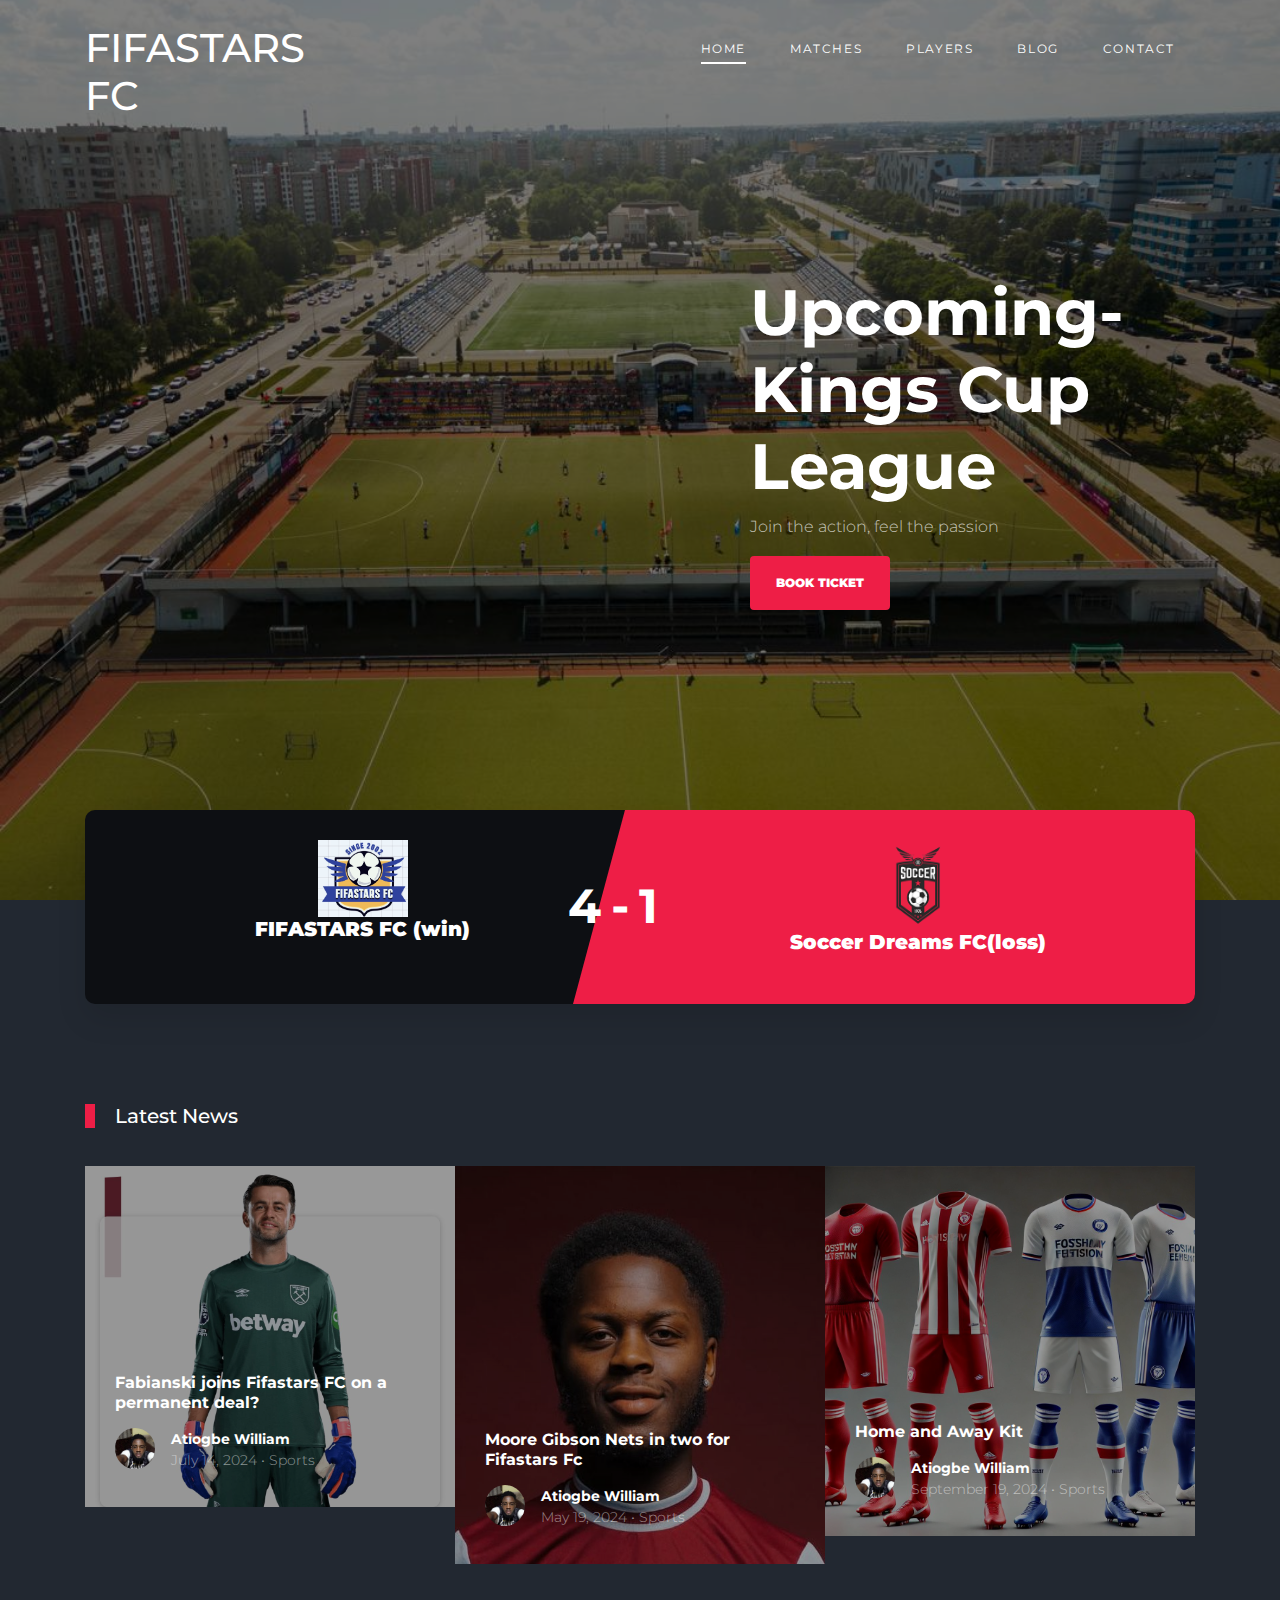
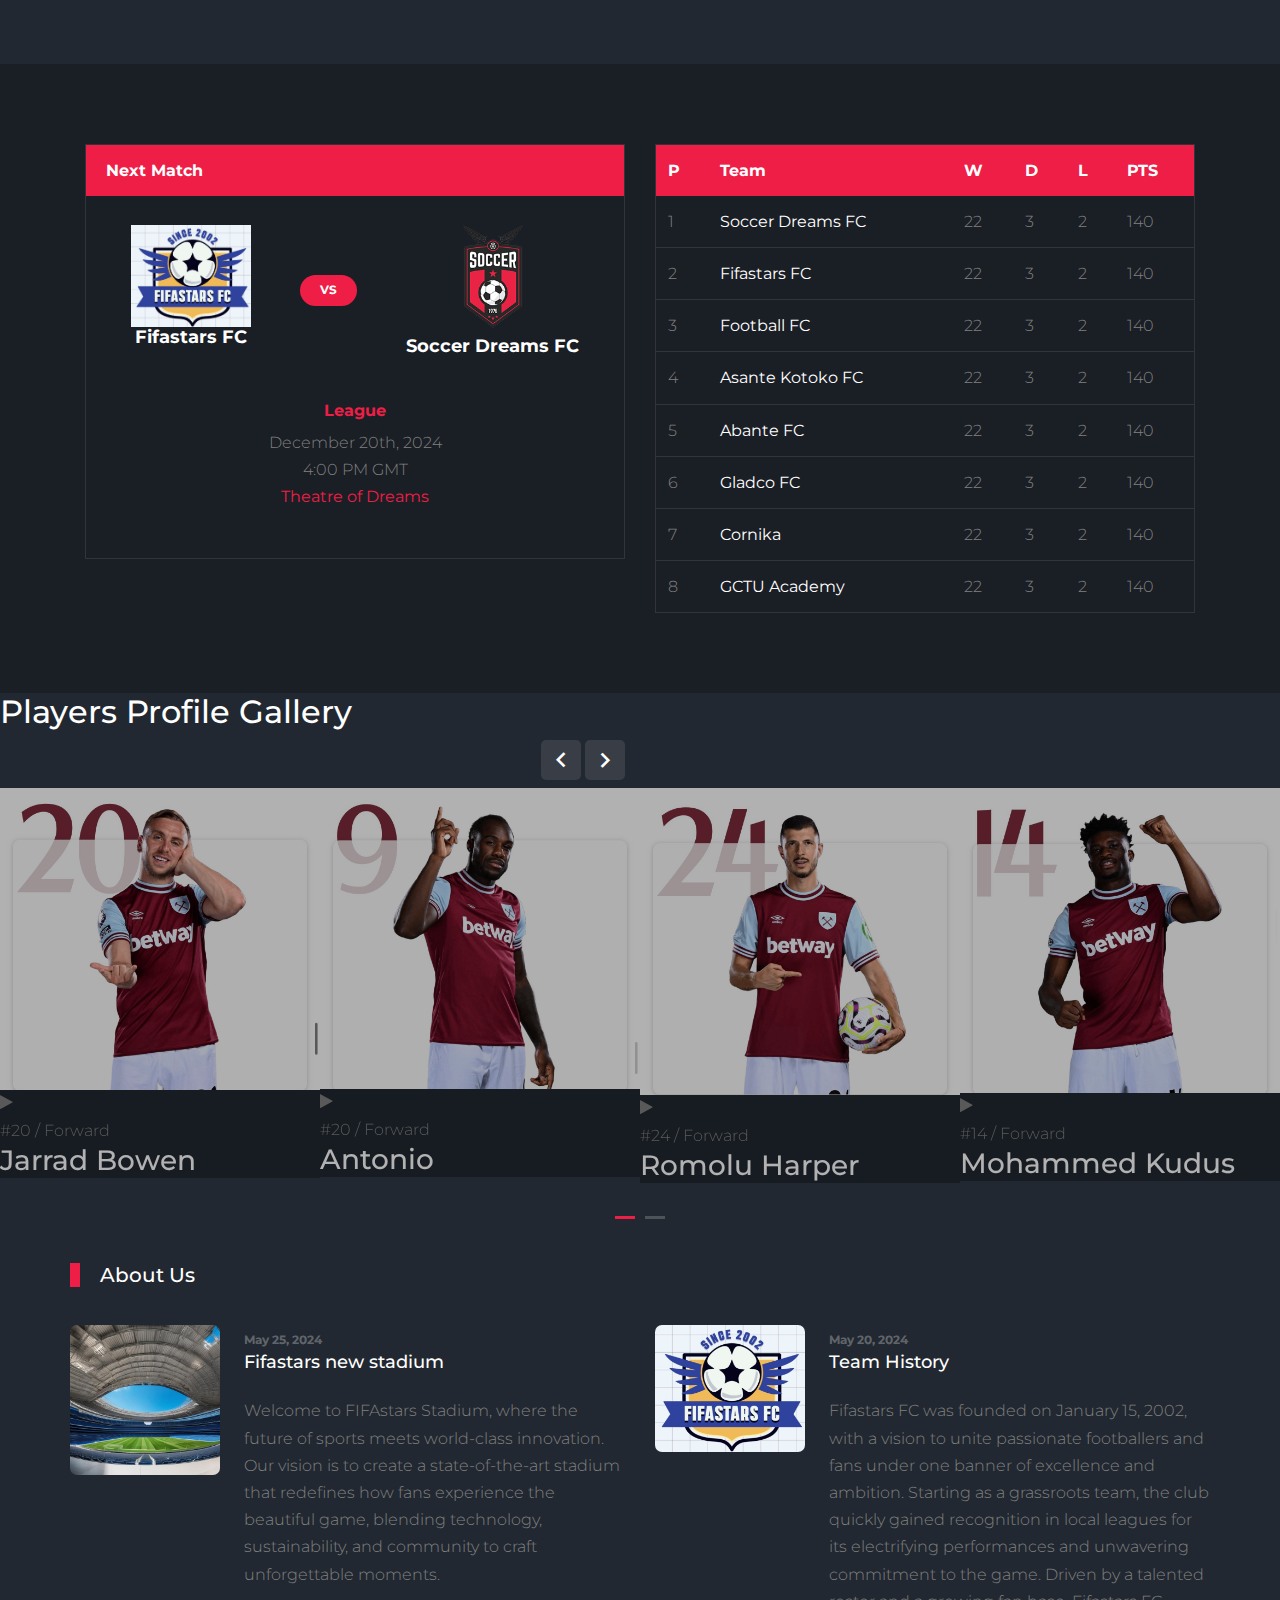
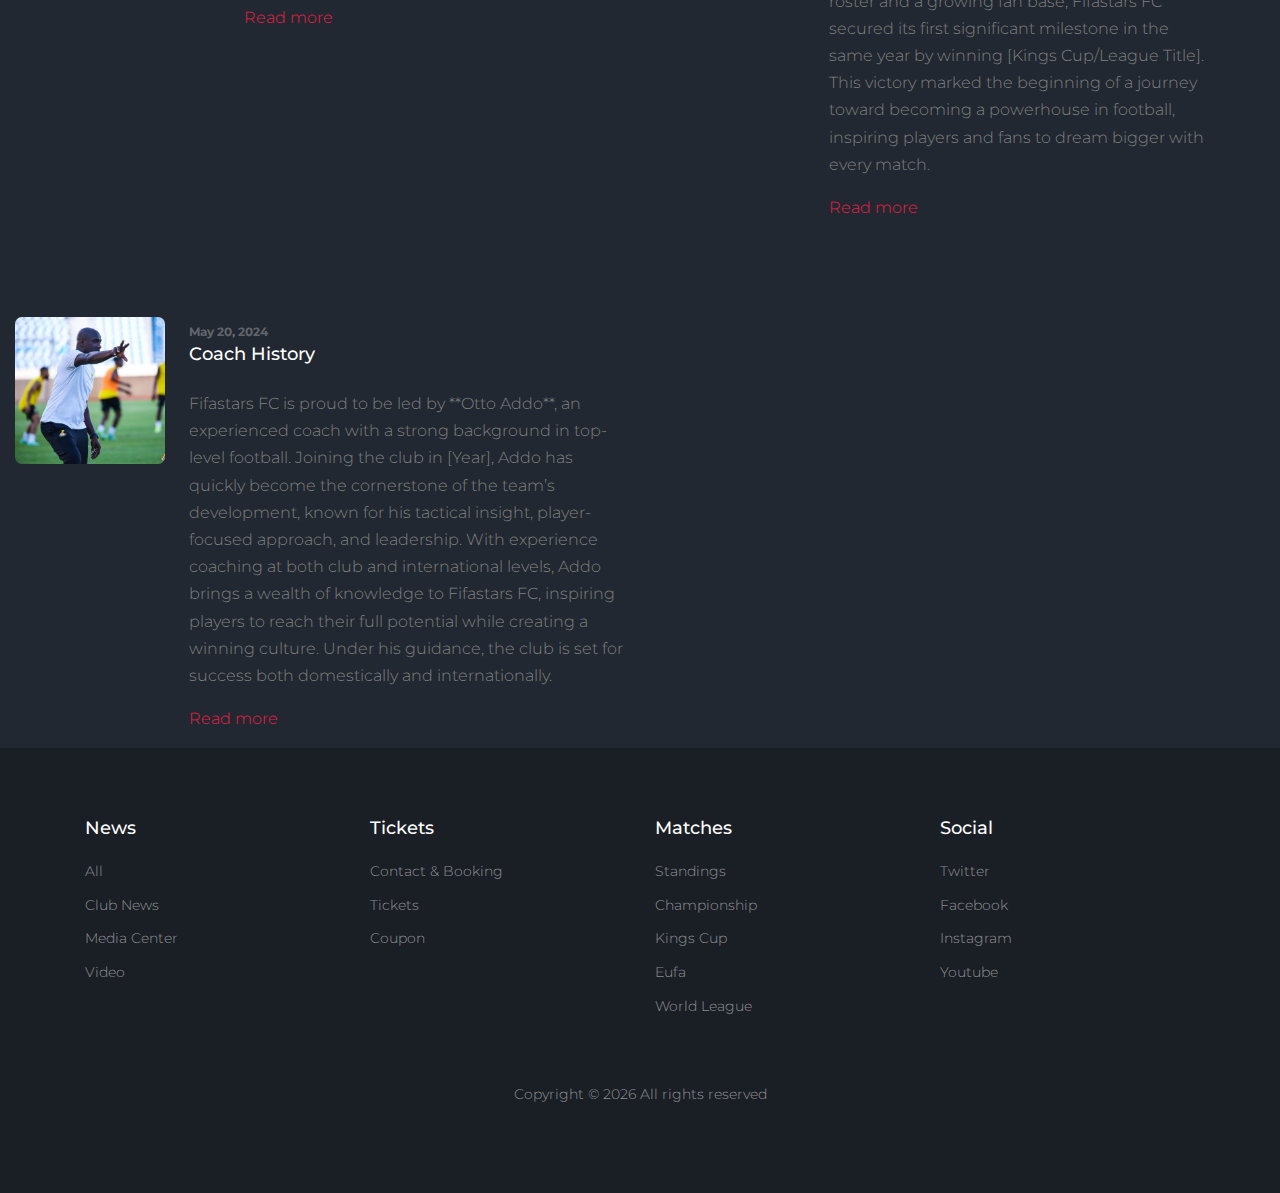
<file: willie/index.html>
<!DOCTYPE html>
<html lang="en">

<head>
  <title>FIFASTARS &mdash; Website by William</title>
  <meta charset="utf-8">
  <meta name="viewport" content="width=device-width, initial-scale=1, shrink-to-fit=no">


  <link href="https://fonts.googleapis.com/css2?family=Montserrat:wght@400;700&display=swap" rel="stylesheet">

  <link rel="stylesheet" href="fonts/icomoon/style.css">

  <link rel="stylesheet" href="css/bootstrap/bootstrap.css">
  <link rel="stylesheet" href="css/jquery-ui.css">
  <link rel="stylesheet" href="css/owl.carousel.min.css">
  <link rel="stylesheet" href="css/owl.theme.default.min.css">
  <link rel="stylesheet" href="css/owl.theme.default.min.css">

  <link rel="stylesheet" href="css/jquery.fancybox.min.css">

  <link rel="stylesheet" href="css/bootstrap-datepicker.css">

  <link rel="stylesheet" href="fonts/flaticon/font/flaticon.css">

  <link rel="stylesheet" href="css/aos.css">

  <link rel="stylesheet" href="css/style.css">



</head>

<body>

  <div class="site-wrap">

    <div class="site-mobile-menu site-navbar-target">
      <div class="site-mobile-menu-header">
        <div class="site-mobile-menu-close">
          <span class="icon-close2 js-menu-toggle"></span>
        </div>
      </div>
      <div class="site-mobile-menu-body"></div>
    </div>


    <header class="site-navbar py-4" role="banner">

      <div class="container">
        <div class="d-flex align-items-center">
          <div class="site-logo">
            <a href="index.html">
              <h1>FIFASTARS FC</h1> 
            </a>
          </div>
          <div class="ml-auto">
            <nav class="site-navigation position-relative text-right" role="navigation">
              <ul class="site-menu main-menu js-clone-nav mr-auto d-none d-lg-block">
                <li class="active"><a href="index.html" class="nav-link">Home</a></li>
                <li><a href="matches.html" class="nav-link">Matches</a></li>
                <li><a href="players.html" class="nav-link">Players</a></li>
                <li><a href="blog.html" class="nav-link">Blog</a></li>
                <li><a href="contact.html" class="nav-link">Contact</a></li>
              </ul>
            </nav>

            <a href="#" class="d-inline-block d-lg-none site-menu-toggle js-menu-toggle text-black float-right text-white"><span
                class="icon-menu h3 text-white"></span></a>
          </div>
        </div>
      </div>

    </header>

    <div class="hero overlay" style="background-image: url('backgroud\ .jpg\ home.jpg');">
      <div class="container">
        <div class="row align-items-center">
          <div class="col-lg-5 ml-auto">
            <h1 class="text-white"> Upcoming- Kings Cup League</h1>
            <p>Join the action, feel the passion</p>
           
            <p>
              <a href="#" class="btn btn-primary py-3 px-4 mr-3">Book Ticket</a>
            
            </p>  
          </div>
        </div>
      </div>
    </div>

    
    
    <div class="container">
      

      <div class="row">
        <div class="col-lg-12">
          
          <div class="d-flex team-vs">
            <span class="score">4-1</span>
            <div class="team-1 w-50">
              <div class="team-details w-100 text-center">
                <img src="logo.jpg" alt="Image" class="img-fluid">
                <h3>FIFASTARS FC <span>(win)</span></h3>
                
                </ul>
              </div>
            </div>
            <div class="team-2 w-50">
              <div class="team-details w-100 text-center">
                <img src="images/logo_2.png" alt="Image" class="img-fluid">
                <h3>Soccer Dreams FC<span>(loss)</span></h3>
                </ul>
              </div>
            </div>
          </div>
        </div>
      </div>
    </div>
  

    <div class="latest-news">
      <div class="container">
        <div class="row">
          <div class="col-12 title-section">
            <h2 class="heading">Latest News</h2>
          </div>
        </div>
        <div class="row no-gutters">
          <div class="col-md-4">
            <div class="post-entry">
              <a href="#">
                <img src="Fabianski.jpg" alt="Image" class="img-fluid">
              </a>
              <div class="caption">
                <div class="caption-inner">
                  <h3 class="mb-3">Fabianski joins Fifastars FC on a permanent deal?</h3>
                  <div class="author d-flex align-items-center">
                    <div class="img mb-2 mr-3">
                      <img src="William.jpg" alt="">
                    </div>
                    <div class="text">
                      <h4>Atiogbe William</h4>
                      <span>July 14, 2024 &bullet; Sports</span>
                    </div>
                  </div>
                </div>
              </div> 
            </div>
          </div>
          <div class="col-md-4">
            <div class="post-entry">
              <a href="#">
                <img src="moore gibson.jpg" alt="Image" class="img-fluid">
              </a>
              <div class="caption">
                <div class="caption-inner">
                  <h3 class="mb-3">Moore Gibson Nets in two for Fifastars Fc</h3>
                  <div class="author d-flex align-items-center">
                    <div class="img mb-2 mr-3">
                      <img src="William.jpg" alt="">
                    </div>
                    <div class="text">
                      <h4>Atiogbe William</h4>
                      <span>May 19, 2024 &bullet; Sports</span>
                    </div>
                  </div>
                </div>
              </div> 
            </div>
          </div>
          <div class="col-md-4">
            <div class="post-entry">
              <a href="#">
                <img src="Fifastarkits.jpg" alt="Image" class="img-fluid">
              </a>
              <div class="caption">
                <div class="caption-inner">
                  <h3 class="mb-3">Home and Away Kit</h3>
                  <div class="author d-flex align-items-center">
                    <div class="img mb-2 mr-3">
                      <img src="William.jpg" alt="">
                    </div>
                    <div class="text">
                      <h4>Atiogbe William</h4>
                      <span>September 19, 2024 &bullet; Sports</span>
                    </div>
                  </div>
                </div>
              </div> 
            </div>
          </div>
        </div>

      </div>
    </div>
    
    <div class="site-section bg-dark">
      <div class="container">
        <div class="row">
          <div class="col-lg-6">
            <div class="widget-next-match">
              <div class="widget-title">
                <h3>Next Match</h3>
              </div>
              <div class="widget-body mb-3">
                <div class="widget-vs">
                  <div class="d-flex align-items-center justify-content-around justify-content-between w-100">
                    <div class="team-1 text-center">
                      <img src="logo.jpg" alt="Image">
                      <h3>Fifastars FC</h3>
                    </div>
                    <div>
                      <span class="vs"><span>VS</span></span>
                    </div>
                    <div class="team-2 text-center">
                      <img src="images/logo_2.png" alt="Image">
                      <h3>Soccer Dreams FC</h3>
                    </div>
                  </div>
                </div>
              </div>

              <div class="text-center widget-vs-contents mb-4">
                <h4>League</h4>
                <p class="mb-5">
                  <span class="d-block">December 20th, 2024</span>
                  <span class="d-block">4:00 PM GMT</span>
                  <strong class="text-primary"> Theatre of Dreams</strong>
                </p>
              </div>
            </div>
          </div>
          <div class="col-lg-6">
            
            <div class="widget-next-match">
              <table class="table custom-table">
                <thead>
                  <tr>
                    <th>P</th>
                    <th>Team</th>
                    <th>W</th>
                    <th>D</th>
                    <th>L</th>
                    <th>PTS</th>
                  </tr>
                </thead>
                <tbody>
                  <tr>
                    <td>1</td>
                    <td><strong class="text-white">Soccer Dreams FC</strong></td>
                    <td>22</td>
                    <td>3</td>
                    <td>2</td>
                    <td>140</td>
                  </tr>
                  <tr>
                    <td>2</td>
                    <td><strong class="text-white">Fifastars FC</strong></td>
                    <td>22</td>
                    <td>3</td>
                    <td>2</td>
                    <td>140</td>
                  </tr>
                  <tr>
                    <td>3</td>
                    <td><strong class="text-white"> Football FC</strong></td>
                    <td>22</td>
                    <td>3</td>
                    <td>2</td>
                    <td>140</td>
                  </tr>
                  <tr>
                    <td>4</td>
                    <td><strong class="text-white"> Asante Kotoko FC</strong></td>
                    <td>22</td>
                    <td>3</td>
                    <td>2</td>
                    <td>140</td>
                  </tr>
                  <tr>
                    <td>5</td>
                    <td><strong class="text-white">Abante FC</strong></td>
                    <td>22</td>
                    <td>3</td>
                    <td>2</td>
                    <td>140</td>
                  </tr>
                  <tr>
                    <td>6</td>
                    <td><strong class="text-white">Gladco FC</strong></td>
                    <td>22</td>
                    <td>3</td>
                    <td>2</td>
                    <td>140</td>
                  </tr>
                  <tr>
                    <td>7</td>
                    <td><strong class="text-white">Cornika</strong></td>
                    <td>22</td>
                    <td>3</td>
                    <td>2</td>
                    <td>140</td>
                  </tr>
                  <tr>
                    <td>8</td>
                    <td><strong class="text-white">GCTU Academy</strong></td>
                    <td>22</td>
                    <td>3</td>
                    <td>2</td>
                    <td>140</td>
                  </tr>
                </tbody>
              </table>
            </div>

          </div>
        </div>
      </div>
    </div> <!-- .site-section -->

    <h2 class="heading">Players Profile Gallery</h2>
          </div>
          <div class="col-6 text-right">
            <div class="custom-nav">
            <a href="#" class="js-custom-prev-v2"><span class="icon-keyboard_arrow_left"></span></a>
            <span></span>
            <a href="#" class="js-custom-next-v2"><span class="icon-keyboard_arrow_right"></span></a>
            </div>
          </div>
        </div>


        <div class="owl-4-slider owl-carousel">
          <div class="item">
            <div class="video-media">
              <img src="p1.jpg" alt="Image" class="img-fluid">
                <span class="icon mr-3">
                  <span class="icon-play"></span>
                </span>
                <div class="caption">
                  <span class="meta">#20 / Forward</span>
                  <h3 class="m-0">Jarrad Bowen</h3>
                </div>
              </a>
            </div>
          </div>
          <div class="item">
            <div class="video-media">
              <img src="p2.jpg" alt="Image" class="img-fluid">
                <span class="icon mr-3">
                  <span class="icon-play"></span>
                </span>
                <div class="caption">
                  <span class="meta">#20 / Forward</span>
                  <h3 class="m-0">Antonio</h3>
                </div>
              </a>
            </div>
          </div>
          <div class="item">
            <div class="video-media">
              <img src="p3.jpg" alt="Image" class="img-fluid">
                <span class="icon mr-3">
                  <span class="icon-play"></span>
                </span>
                <div class="caption">
                  <span class="meta">#24 / Forward</span>
                  <h3 class="m-0">Romolu Harper</h3>
                </div>
              </a>
            </div>
          </div>

          <div class="item">
            <div class="video-media">
              <img src="p4.jpg" alt="Image" class="img-fluid">
                <span class="icon mr-3">
                  <span class="icon-play"></span>
                </span>
                <div class="caption">
                  <span class="meta">#14 / Forward</span>
                  <h3 class="m-0">Mohammed Kudus</h3>
                </div>
              </a>
            </div>
          </div>
          <div class="item">
            <div class="video-media">
              <img src="g1.jpg" alt="Image" class="img-fluid">
                <span class="icon mr-3">
                  <span class="icon-play"></span>
                </span>
                <div class="caption">
                  <span class="meta">#23 / goalkeeper</span>
                  <h3 class="m-0">Lucas Paquetta</h3>
                </div>
              </a>
            </div>
          </div>
          <div class="item">
            <div class="video-media">
              <img src="p6.jpg" alt="Image" class="img-fluid">
                <span class="icon mr-3">
                  <span class="icon-play"></span>
                </span>
                <div class="caption">
                  <span class="meta">#8 / Forward</span>
                  <h3 class="m-0">Tomas Soucek</h3>
                </div>
              </a>
            </div>
          </div>
        </div>

      </div>
    </div>

    <div class="container site-section">
      <div class="row">
        <div class="col-6 title-section">
          <h2 class="heading">About Us</h2>
        </div>
      </div>
      <div class="row">
        <div class="col-lg-6">
          <div class="custom-media d-flex">
            <div class="img mr-4">
              <img src="stadium.jpg" alt="Image" class="img-fluid">
            </div>
            <div class="text">
              <span class="meta">May 25, 2024</span>
              <h3 class="mb-4"><a href="#"> Fifastars new stadium</a></h3>
              <p>Welcome to FIFAstars Stadium, where the future of sports meets world-class innovation. Our vision is to create a state-of-the-art stadium that redefines how fans experience the beautiful game, blending technology, sustainability, and community to craft unforgettable moments.</p>
              <p><a href="#">Read more</a></p>
            </div>
          </div>
        </div>
        <div class="col-lg-6">
          <div class="custom-media d-flex">
            <div class="img mr-4">
              <img src="logo.jpg" alt="Image" class="img-fluid">
            </div>
            <div class="text">
              <span class="meta">May 20, 2024</span>
              <h3 class="mb-4"><a href="#">Team History</a></h3>
              <p>Fifastars FC was founded on January 15, 2002, with a vision to unite passionate footballers and fans under one banner of excellence and ambition. Starting as a grassroots team, the club quickly gained recognition in local leagues for its electrifying performances and unwavering commitment to the game. Driven by a talented roster and a growing fan base, Fifastars FC secured its first significant milestone in the same year by winning [Kings Cup/League Title]. This victory marked the beginning of a journey toward becoming a powerhouse in football, inspiring players and fans to dream bigger with every match.</p>
              <p><a href="#">Read more</a></p>
            </div>
          </div>
        </div>
      </div>
    </div>
    <div class="col-lg-6">
      <div class="custom-media d-flex">
        <div class="img mr-4">
          <img src="coach.jpg" alt="Image" class="img-fluid">
        </div>
        <div class="text">
          <span class="meta">May 20, 2024</span>
          <h3 class="mb-4"><a href="#">Coach History</a></h3>
          <p>Fifastars FC is proud to be led by **Otto Addo**, an experienced coach with a strong background in top-level football. Joining the club in [Year], Addo has quickly become the cornerstone of the team’s development, known for his tactical insight, player-focused approach, and leadership. With experience coaching at both club and international levels, Addo brings a wealth of knowledge to Fifastars FC, inspiring players to reach their full potential while creating a winning culture. Under his guidance, the club is set for success both domestically and internationally.</p>
          <p><a href="#">Read more</a></p>
        </div>
      </div>
    </div>
  </div>
</div>



    <footer class="footer-section">
      <div class="container">
        <div class="row">
          <div class="col-lg-3">
            <div class="widget mb-3">
              <h3>News</h3>
              <ul class="list-unstyled links">
                <li><a href="#">All</a></li>
                <li><a href="#">Club News</a></li>
                <li><a href="#">Media Center</a></li>
                <li><a href="#">Video</a></li>
              </ul>
            </div>
          </div>
          <div class="col-lg-3">
            <div class="widget mb-3">
              <h3>Tickets</h3>
              <ul class="list-unstyled links">
                <li><a href="#">Contact &amp; Booking</a></li>
                <li><a href="#">Tickets</a></li>
                <li><a href="#">Coupon</a></li>
              </ul>
            </div>
          </div>
          <div class="col-lg-3">
            <div class="widget mb-3">
              <h3>Matches</h3>
              <ul class="list-unstyled links">
                <li><a href="#">Standings</a></li>
                <li><a href="#">Championship</a></li>
                <li><a href="#">Kings Cup</a></li>
                <li><a href="#"></a>Eufa</li>
                <li><a href="#">World League</a></li>
              </ul>
            </div>
          </div>

          <div class="col-lg-3">
            <div class="widget mb-3">
              <h3>Social</h3>
              <ul class="list-unstyled links">
                <li><a href="#">Twitter</a></li>
                <li><a href="#">Facebook</a></li>
                <li><a href="#">Instagram</a></li>
                <li><a href="#">Youtube</a></li>
              </ul>
            </div>
          </div>

        </div>

        <div class="row text-center">
          <div class="col-md-12">
            <div class=" pt-5">
              <p>
                <!-- Link back to Colorlib can't be removed. Template is licensed under CC BY 3.0. -->
                Copyright &copy;
                <script>
                  document.write(new Date().getFullYear());
                </script> All rights reserved 
              </p>
            </div>
          </div>

        </div>
      </div>
    </footer>



  </div>
  <!-- .site-wrap -->

  <script src="js/jquery-3.3.1.min.js"></script>
  <script src="js/jquery-migrate-3.0.1.min.js"></script>
  <script src="js/jquery-ui.js"></script>
  <script src="js/popper.min.js"></script>
  <script src="js/bootstrap.min.js"></script>
  <script src="js/owl.carousel.min.js"></script>
  <script src="js/jquery.stellar.min.js"></script>
  <script src="js/jquery.countdown.min.js"></script>
  <script src="js/bootstrap-datepicker.min.js"></script>
  <script src="js/jquery.easing.1.3.js"></script>
  <script src="js/aos.js"></script>
  <script src="js/jquery.fancybox.min.js"></script>
  <script src="js/jquery.sticky.js"></script>
  <script src="js/jquery.mb.YTPlayer.min.js"></script>


  <script src="js/main.js"></script>

</body>

</html>
</file>
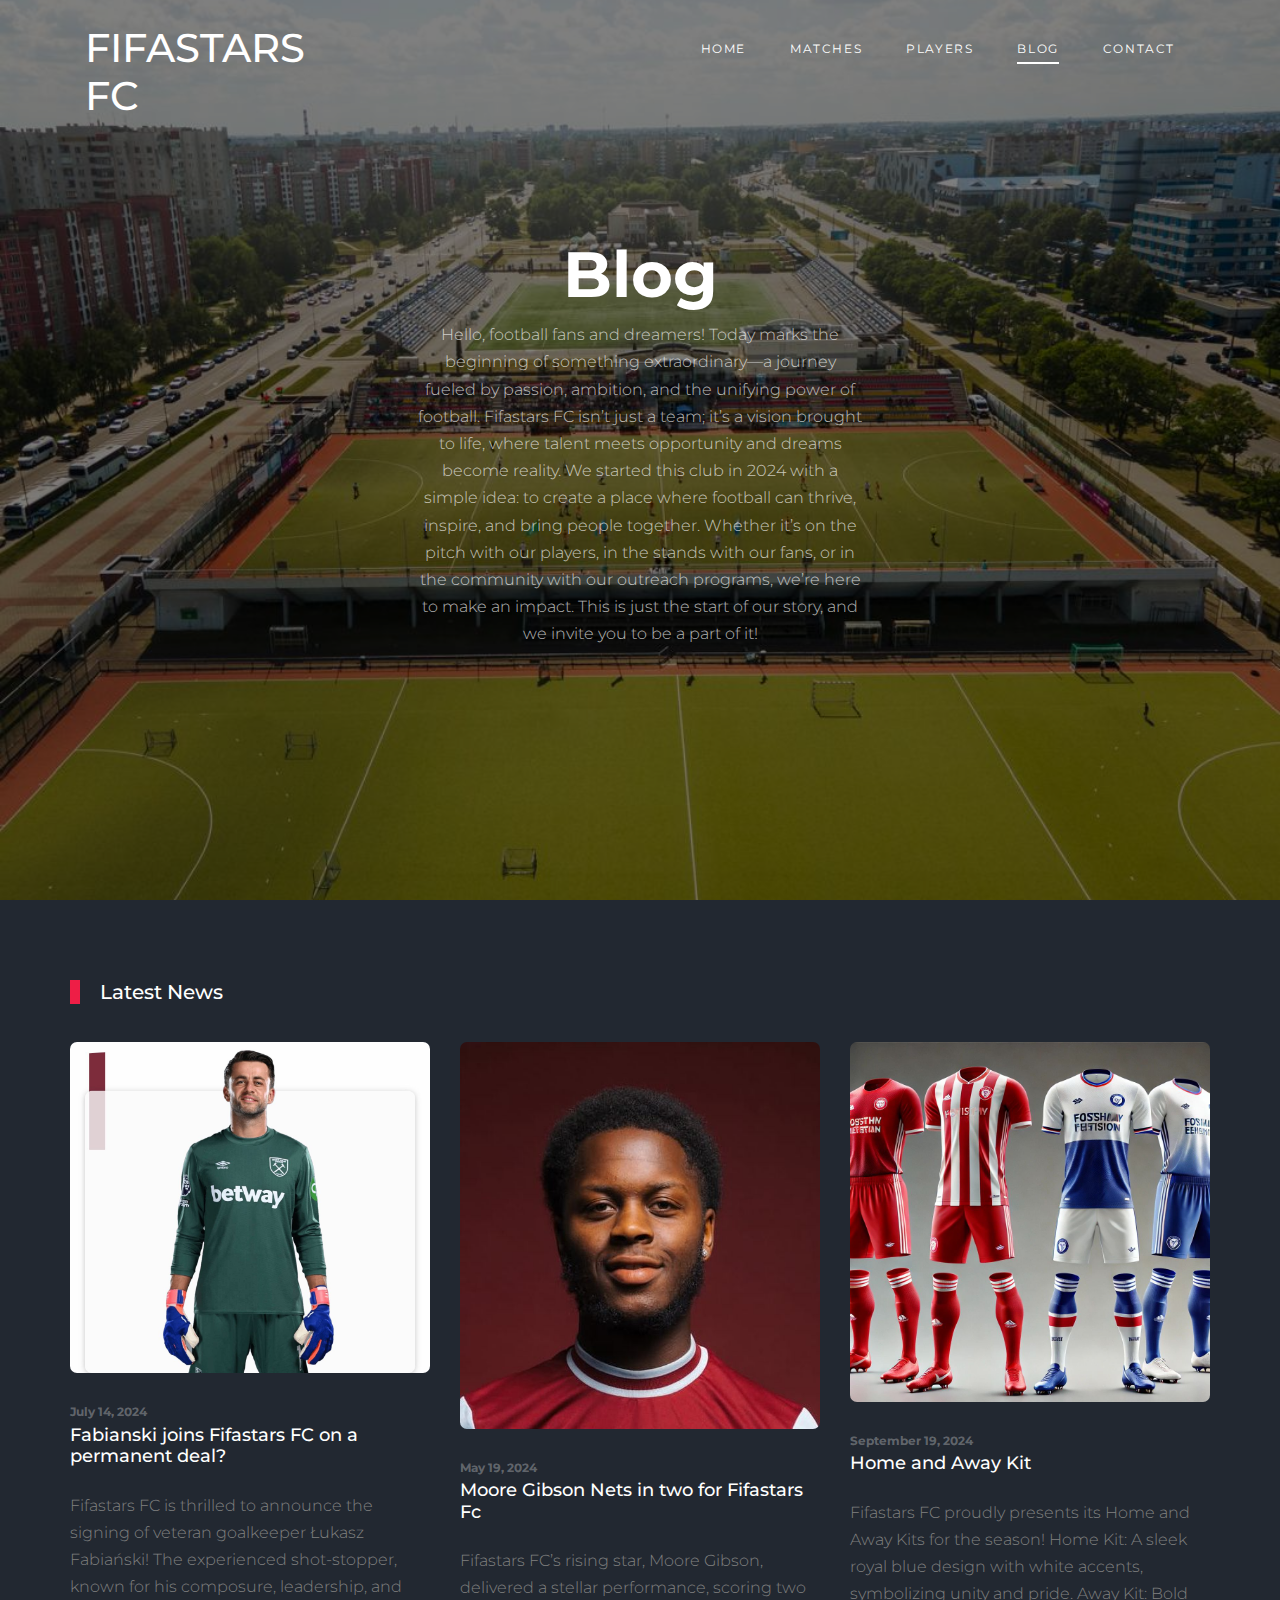
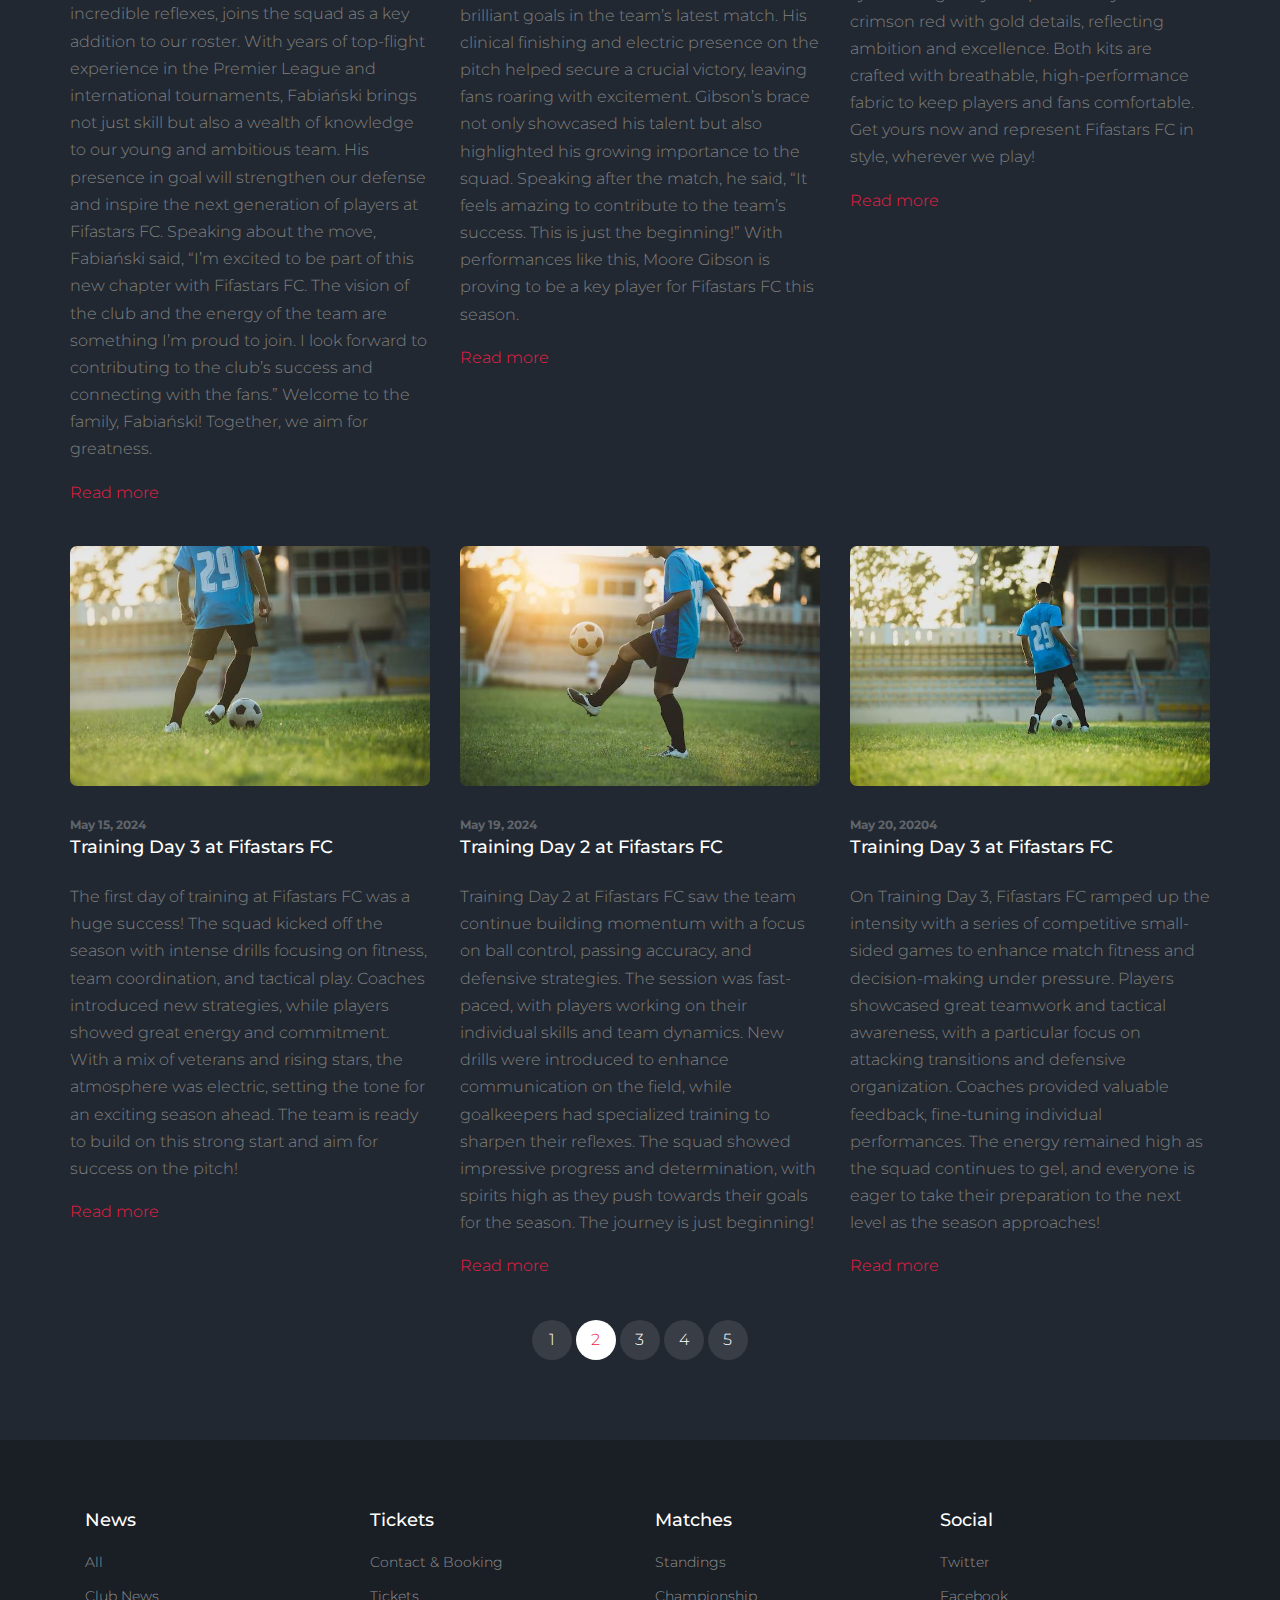
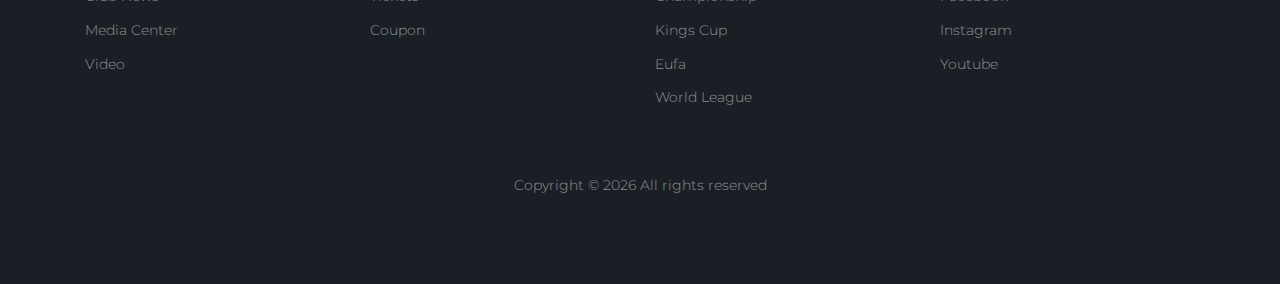
<file: willie/blog.html>
<!DOCTYPE html>
<html lang="en">

<head>
  <title>Soccer &mdash; Website by William</title>
  <meta charset="utf-8">
  <meta name="viewport" content="width=device-width, initial-scale=1, shrink-to-fit=no">


  <link href="https://fonts.googleapis.com/css2?family=Montserrat:wght@400;700&display=swap" rel="stylesheet">

  <link rel="stylesheet" href="fonts/icomoon/style.css">

  <link rel="stylesheet" href="css/bootstrap/bootstrap.css">
  <link rel="stylesheet" href="css/jquery-ui.css">
  <link rel="stylesheet" href="css/owl.carousel.min.css">
  <link rel="stylesheet" href="css/owl.theme.default.min.css">
  <link rel="stylesheet" href="css/owl.theme.default.min.css">

  <link rel="stylesheet" href="css/jquery.fancybox.min.css">

  <link rel="stylesheet" href="css/bootstrap-datepicker.css">

  <link rel="stylesheet" href="fonts/flaticon/font/flaticon.css">

  <link rel="stylesheet" href="css/aos.css">

  <link rel="stylesheet" href="css/style.css">



</head>

<body>

  <div class="site-wrap">

    <div class="site-mobile-menu site-navbar-target">
      <div class="site-mobile-menu-header">
        <div class="site-mobile-menu-close">
          <span class="icon-close2 js-menu-toggle"></span>
        </div>
      </div>
      <div class="site-mobile-menu-body"></div>
    </div>


    <header class="site-navbar py-4" role="banner">

      <div class="container">
        <div class="d-flex align-items-center">
          <div class="site-logo">
            <a href="index.html">
              <h1>FIFASTARS FC</h1>
            </a>
          </div>
          <div class="ml-auto">
            <nav class="site-navigation position-relative text-right" role="navigation">
              <ul class="site-menu main-menu js-clone-nav mr-auto d-none d-lg-block">
                <li><a href="index.html" class="nav-link">Home</a></li>
                <li><a href="matches.html" class="nav-link">Matches</a></li>
                <li><a href="players.html" class="nav-link">Players</a></li>
                <li class="active"><a href="blog.html" class="nav-link">Blog</a></li>
                <li><a href="contact.html" class="nav-link">Contact</a></li>
              </ul>
            </nav>

            <a href="#" class="d-inline-block d-lg-none site-menu-toggle js-menu-toggle text-black float-right text-white"><span
                class="icon-menu h3 text-white"></span></a>
          </div>
        </div>
      </div>

    </header>

    <div class="hero overlay" style="background-image: url('backgroud\ .jpg\ home.jpg');">
      <div class="container">
        <div class="row align-items-center">
          <div class="col-lg-5 mx-auto text-center">
            <h1 class="text-white">Blog</h1>
            <p>Hello, football fans and dreamers!

              Today marks the beginning of something extraordinary—a journey fueled by passion, ambition, and the unifying power of football. Fifastars FC isn’t just a team; it’s a vision brought to life, where talent meets opportunity and dreams become reality.
              
              We started this club in 2024 with a simple idea: to create a place where football can thrive, inspire, and bring people together. Whether it’s on the pitch with our players, in the stands with our fans, or in the community with our outreach programs, we’re here to make an impact.
              
              This is just the start of our story, and we invite you to be a part of it!</p>
          </div>
        </div>
      </div>
    </div>

    
    
    <div class="container site-section">
      <div class="row">
        <div class="col-6 title-section">
          <h2 class="heading">Latest News</h2>
        </div>
      </div>
      <div class="row">
        <div class="col-lg-4 mb-4">
          <div class="custom-media d-block">
            <div class="img mb-4">
              <a href="single.html"><img src="Fabianski.jpg" alt="Image" class="img-fluid"></a>
            </div>
            <div class="text">
              <span class="meta">July 14, 2024</span>
              <h3 class="mb-4"><a href="#">Fabianski joins Fifastars FC on a permanent deal?</a></h3>
              <p>Fifastars FC is thrilled to announce the signing of veteran goalkeeper Łukasz Fabiański! The experienced shot-stopper, known for his composure, leadership, and incredible reflexes, joins the squad as a key addition to our roster.

                With years of top-flight experience in the Premier League and international tournaments, Fabiański brings not just skill but also a wealth of knowledge to our young and ambitious team. His presence in goal will strengthen our defense and inspire the next generation of players at Fifastars FC.
                
                Speaking about the move, Fabiański said, “I’m excited to be part of this new chapter with Fifastars FC. The vision of the club and the energy of the team are something I’m proud to join. I look forward to contributing to the club’s success and connecting with the fans.”
                
                Welcome to the family, Fabiański! Together, we aim for greatness.
                </p>
              <p><a href="#">Read more</a></p>
            </div>
          </div>
        </div>
        <div class="col-lg-4 mb-4">
          <div class="custom-media d-block">
            <div class="img mb-4">
              <a href="single.html"><img src="moore gibson.jpg" alt="Image" class="img-fluid"></a>
            </div>
            <div class="text">
              <span class="meta">May 19, 2024</span>
              <h3 class="mb-4"><a href="#">Moore Gibson Nets in two for Fifastars Fc</a></h3>
              <p>Fifastars FC’s rising star, Moore Gibson, delivered a stellar performance, scoring two brilliant goals in the team’s latest match. His clinical finishing and electric presence on the pitch helped secure a crucial victory, leaving fans roaring with excitement.

                Gibson’s brace not only showcased his talent but also highlighted his growing importance to the squad. Speaking after the match, he said, “It feels amazing to contribute to the team’s success. This is just the beginning!”
                
                With performances like this, Moore Gibson is proving to be a key player for Fifastars FC this season.</p>
              <p><a href="#">Read more</a></p>
            </div>
          </div>
        </div>

        <div class="col-lg-4 mb-4">
          <div class="custom-media d-block">
            <div class="img mb-4">
              <a href="single.html"><img src="Fifastarkits.jpg" alt="Image" class="img-fluid"></a>
            </div>
            <div class="text">
              <span class="meta">September 19, 2024</span>
              <h3 class="mb-4"><a href="#">Home and Away Kit</a></h3>
              <p>Fifastars FC proudly presents its Home and Away Kits for the season!

                Home Kit: A sleek royal blue design with white accents, symbolizing unity and pride.
                Away Kit: Bold crimson red with gold details, reflecting ambition and excellence.
                Both kits are crafted with breathable, high-performance fabric to keep players and fans comfortable. Get yours now and represent Fifastars FC in style, wherever we play!</p>
              <p><a href="#">Read more</a></p>
            </div>
          </div>
        </div>
        <div class="col-lg-4 mb-4">
          <div class="custom-media d-block">
            <div class="img mb-4">
              <a href="single.html"><img src="t1.jpg" alt="Image" class="img-fluid"></a>
            </div>
            <div class="text">
              <span class="meta">May 15, 2024</span>
              <h3 class="mb-4"><a href="#">Training Day 3 at Fifastars FC</a></h3>
              <p>The first day of training at Fifastars FC was a huge success! The squad kicked off the season with intense drills focusing on fitness, team coordination, and tactical play. Coaches introduced new strategies, while players showed great energy and commitment. With a mix of veterans and rising stars, the atmosphere was electric, setting the tone for an exciting season ahead. The team is ready to build on this strong start and aim for success on the pitch!
                </p>
              <p><a href="#">Read more</a></p>
            </div>
          </div>
        </div>
        
        <div class="col-lg-4 mb-4">
          <div class="custom-media d-block">
            <div class="img mb-4">
              <a href="single.html"><img src="t2.jpg" alt="Image" class="img-fluid"></a>
            </div>
            <div class="text">
              <span class="meta">May 19, 2024</span>
              <h3 class="mb-4"><a href="#">Training Day 2 at Fifastars FC </a></h3>
              <p>Training Day 2 at Fifastars FC saw the team continue building momentum with a focus on ball control, passing accuracy, and defensive strategies. The session was fast-paced, with players working on their individual skills and team dynamics. New drills were introduced to enhance communication on the field, while goalkeepers had specialized training to sharpen their reflexes. The squad showed impressive progress and determination, with spirits high as they push towards their goals for the season. The journey is just beginning!</p>
              <p><a href="#">Read more</a></p>
            </div>
          </div>
        </div>
        <div class="col-lg-4 mb-4">
          <div class="custom-media d-block">
            <div class="img mb-4">
              <a href="single.html"><img src="t3.jpg" alt="Image" class="img-fluid"></a>
            </div>
            <div class="text">
              <span class="meta">May 20, 20204</span>
              <h3 class="mb-4"><a href="#">Training Day 3 at Fifastars FC</a></h3>
              <p> On Training Day 3, Fifastars FC ramped up the intensity with a series of competitive small-sided games to enhance match fitness and decision-making under pressure. Players showcased great teamwork and tactical awareness, with a particular focus on attacking transitions and defensive organization. Coaches provided valuable feedback, fine-tuning individual performances. The energy remained high as the squad continues to gel, and everyone is eager to take their preparation to the next level as the season approaches!</p>
              <p><a href="#">Read more</a></p>
            </div>
          </div>
        </div>
      </div>

      <div class="row justify-content-center">
        <div class="col-lg-7 text-center">
          <div class="custom-pagination">
            <a href="#">1</a>
            <span>2</span>
            <a href="#">3</a>
            <a href="#">4</a>
            <a href="#">5</a>
          </div>
        </div>
      </div>
    </div>


    
    



    <footer class="footer-section">
      <div class="container">
        <div class="row">
          <div class="col-lg-3">
            <div class="widget mb-3">
              <h3>News</h3>
              <ul class="list-unstyled links">
                <li><a href="#">All</a></li>
                <li><a href="#">Club News</a></li>
                <li><a href="#">Media Center</a></li>
                <li><a href="#">Video</a></li>
              </ul>
            </div>
          </div>
          <div class="col-lg-3">
            <div class="widget mb-3">
              <h3>Tickets</h3>
              <ul class="list-unstyled links">
                <li><a href="#">Contact &amp; Booking</a></li>
                <li><a href="#">Tickets</a></li>
                <li><a href="#">Coupon</a></li>
              </ul>
            </div>
          </div>
          <div class="col-lg-3">
            <div class="widget mb-3">
              <h3>Matches</h3>
              <ul class="list-unstyled links">
                <li><a href="#">Standings</a></li>
                <li><a href="#">Championship</a></li>
                <li><a href="#">Kings Cup</a></li>
                <li><a href="#"></a>Eufa</li>
                <li><a href="#">World League</a></li>
              </ul>
            </div>
          </div>

          <div class="col-lg-3">
            <div class="widget mb-3">
              <h3>Social</h3>
              <ul class="list-unstyled links">
                <li><a href="#">Twitter</a></li>
                <li><a href="#">Facebook</a></li>
                <li><a href="#">Instagram</a></li>
                <li><a href="#">Youtube</a></li>
              </ul>
            </div>
          </div>

        </div>

        <div class="row text-center">
          <div class="col-md-12">
            <div class=" pt-5">
              <p>
                <!-- Link back to Colorlib can't be removed. Template is licensed under CC BY 3.0. -->
                Copyright &copy;
                <script>
                  document.write(new Date().getFullYear());
                </script> All rights reserved  
                
              </p>
            </div>
          </div>

        </div>
      </div>
    </footer>



  </div>
  <!-- .site-wrap -->

  <script src="js/jquery-3.3.1.min.js"></script>
  <script src="js/jquery-migrate-3.0.1.min.js"></script>
  <script src="js/jquery-ui.js"></script>
  <script src="js/popper.min.js"></script>
  <script src="js/bootstrap.min.js"></script>
  <script src="js/owl.carousel.min.js"></script>
  <script src="js/jquery.stellar.min.js"></script>
  <script src="js/jquery.countdown.min.js"></script>
  <script src="js/bootstrap-datepicker.min.js"></script>
  <script src="js/jquery.easing.1.3.js"></script>
  <script src="js/aos.js"></script>
  <script src="js/jquery.fancybox.min.js"></script>
  <script src="js/jquery.sticky.js"></script>
  <script src="js/jquery.mb.YTPlayer.min.js"></script>


  <script src="js/main.js"></script>

</body>

</html>
</file>
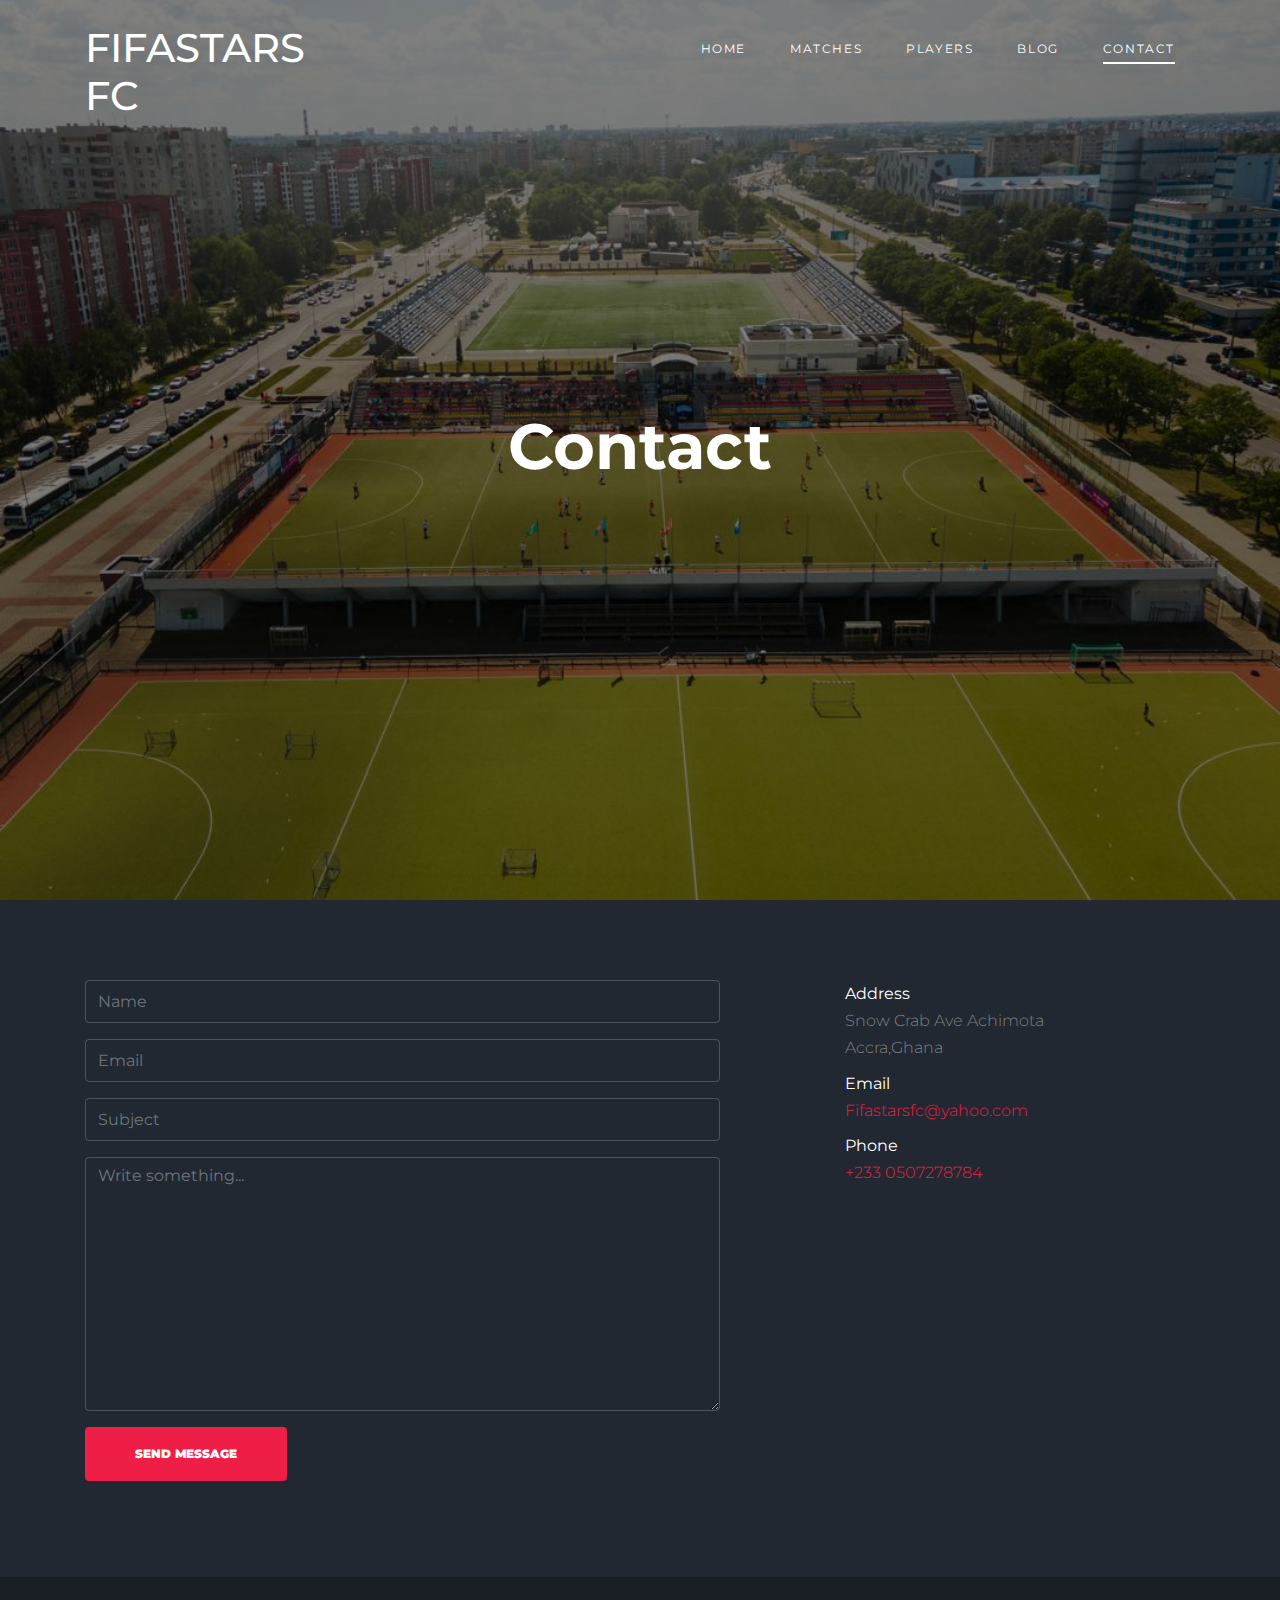
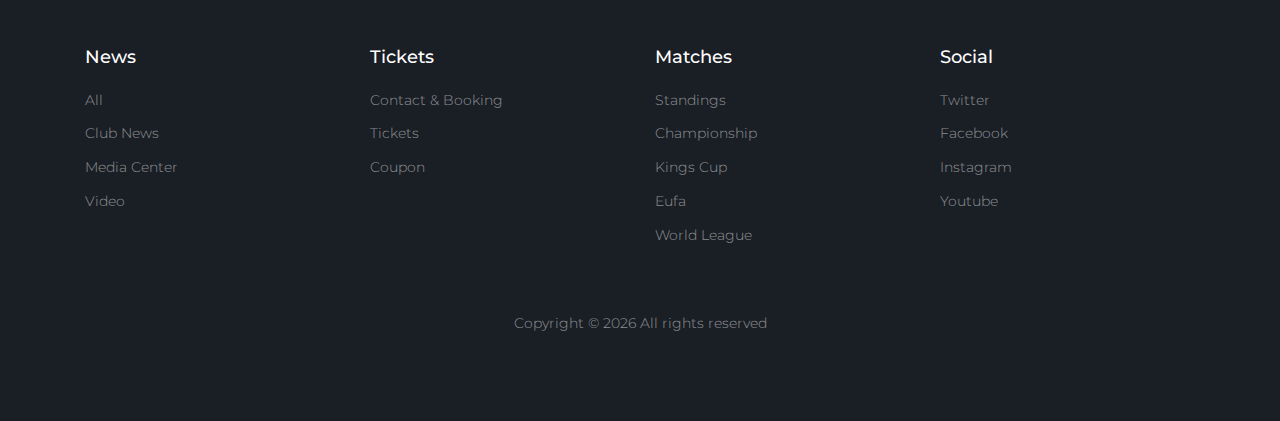
<file: willie/contact.html>
<!DOCTYPE html>
<html lang="en">

<head>
  <title>Soccer &mdash;Website by William</title>
  <meta charset="utf-8">
  <meta name="viewport" content="width=device-width, initial-scale=1, shrink-to-fit=no">


  <link href="https://fonts.googleapis.com/css2?family=Montserrat:wght@400;700&display=swap" rel="stylesheet">

  <link rel="stylesheet" href="fonts/icomoon/style.css">

  <link rel="stylesheet" href="css/bootstrap/bootstrap.css">
  <link rel="stylesheet" href="css/jquery-ui.css">
  <link rel="stylesheet" href="css/owl.carousel.min.css">
  <link rel="stylesheet" href="css/owl.theme.default.min.css">
  <link rel="stylesheet" href="css/owl.theme.default.min.css">

  <link rel="stylesheet" href="css/jquery.fancybox.min.css">

  <link rel="stylesheet" href="css/bootstrap-datepicker.css">

  <link rel="stylesheet" href="fonts/flaticon/font/flaticon.css">

  <link rel="stylesheet" href="css/aos.css">

  <link rel="stylesheet" href="css/style.css">



</head>

<body>

  <div class="site-wrap">

    <div class="site-mobile-menu site-navbar-target">
      <div class="site-mobile-menu-header">
        <div class="site-mobile-menu-close">
          <span class="icon-close2 js-menu-toggle"></span>
        </div>
      </div>
      <div class="site-mobile-menu-body"></div>
    </div>


    <header class="site-navbar py-4" role="banner">

      <div class="container">
        <div class="d-flex align-items-center">
          <div class="site-logo">
            <a href="index.html">
              <h1>FIFASTARS FC</h1>
            </a>
          </div>
          <div class="ml-auto">
            <nav class="site-navigation position-relative text-right" role="navigation">
              <ul class="site-menu main-menu js-clone-nav mr-auto d-none d-lg-block">
                <li><a href="index.html" class="nav-link">Home</a></li>
                <li><a href="matches.html" class="nav-link">Matches</a></li>
                <li><a href="players.html" class="nav-link">Players</a></li>
                <li><a href="blog.html" class="nav-link">Blog</a></li>
                <li class="active"><a href="contact.html" class="nav-link">Contact</a></li>
              </ul>
            </nav>

            <a href="#" class="d-inline-block d-lg-none site-menu-toggle js-menu-toggle text-black float-right text-white"><span
                class="icon-menu h3 text-white"></span></a>
          </div>
        </div>
      </div>

    </header>

    <div class="hero overlay" style="background-image: url('backgroud\ .jpg\ home.jpg');">
      <div class="container">
        <div class="row align-items-center">
          <div class="col-lg-9 mx-auto text-center">
            <h1 class="text-white">Contact</h1>
          </div>
        </div>
      </div>
    </div>

    
    <div class="site-section">
      <div class="container">
        <div class="row">
          <div class="col-lg-7">
            <form action="#">
              <div class="form-group">
                <input type="text" class="form-control" placeholder="Name">
              </div>
              <div class="form-group">
                <input type="text" class="form-control" placeholder="Email">
              </div>
              <div class="form-group">
                <input type="text" class="form-control" placeholder="Subject">
              </div>
              <div class="form-group">
                <textarea name="" class="form-control" id="" cols="30" rows="10" placeholder="Write something..."></textarea>
              </div>
              <div class="form-group">
                <input type="submit" class="btn btn-primary py-3 px-5" value="Send Message">
              </div>
            </form>  
          </div>
          <div class="col-lg-4 ml-auto">
            
            <ul class="list-unstyled">
              <li class="mb-2">
                <strong class="text-white d-block">Address</strong>
                Snow Crab Ave Achimota <br> Accra,Ghana
              </li>
              <li class="mb-2">
                <strong class="text-white d-block">Email</strong>
                <a href="#">Fifastarsfc@yahoo.com</a>
              </li>
              <li class="mb-2">
                <strong class="text-white d-block">
                  Phone
                </strong>
                <a href="#">+233 0507278784</a>
              </li>
            </ul>
          </div>
        </div>
      </div>
    </div>


    <footer class="footer-section">
      <div class="container">
        <div class="row">
          <div class="col-lg-3">
            <div class="widget mb-3">
              <h3>News</h3>
              <ul class="list-unstyled links">
                <li><a href="#">All</a></li>
                <li><a href="#">Club News</a></li>
                <li><a href="#">Media Center</a></li>
                <li><a href="#">Video</a></li>
              </ul>
            </div>
          </div>
          <div class="col-lg-3">
            <div class="widget mb-3">
              <h3>Tickets</h3>
              <ul class="list-unstyled links">
                <li><a href="#">Contact &amp; Booking</a></li>
                <li><a href="#">Tickets</a></li>
                <li><a href="#">Coupon</a></li>
              </ul>
            </div>
          </div>
          <div class="col-lg-3">
            <div class="widget mb-3">
              <h3>Matches</h3>
              <ul class="list-unstyled links">
                <li><a href="#">Standings</a></li>
                <li><a href="#">Championship</a></li>
                <li><a href="#">Kings Cup</a></li>
                <li><a href="#"></a>Eufa</li>
                <li><a href="#">World League</a></li>
              </ul>
            </div>
          </div>

          <div class="col-lg-3">
            <div class="widget mb-3">
              <h3>Social</h3>
              <ul class="list-unstyled links">
                <li><a href="#">Twitter</a></li>
                <li><a href="#">Facebook</a></li>
                <li><a href="#">Instagram</a></li>
                <li><a href="#">Youtube</a></li>
              </ul>
            </div>
          </div>

        </div>

        <div class="row text-center">
          <div class="col-md-12">
            <div class=" pt-5">
              <p>
                <!-- Link back to Colorlib can't be removed. Template is licensed under CC BY 3.0. -->
                Copyright &copy;
                <script>
                  document.write(new Date().getFullYear());
                </script> All rights reserved  
              </p>
            </div>
          </div>

        </div>
      </div>
    </footer>



  </div>
  <!-- .site-wrap -->

  <script src="js/jquery-3.3.1.min.js"></script>
  <script src="js/jquery-migrate-3.0.1.min.js"></script>
  <script src="js/jquery-ui.js"></script>
  <script src="js/popper.min.js"></script>
  <script src="js/bootstrap.min.js"></script>
  <script src="js/owl.carousel.min.js"></script>
  <script src="js/jquery.stellar.min.js"></script>
  <script src="js/jquery.countdown.min.js"></script>
  <script src="js/bootstrap-datepicker.min.js"></script>
  <script src="js/jquery.easing.1.3.js"></script>
  <script src="js/aos.js"></script>
  <script src="js/jquery.fancybox.min.js"></script>
  <script src="js/jquery.sticky.js"></script>
  <script src="js/jquery.mb.YTPlayer.min.js"></script>


  <script src="js/main.js"></script>

</body>

</html>
</file>
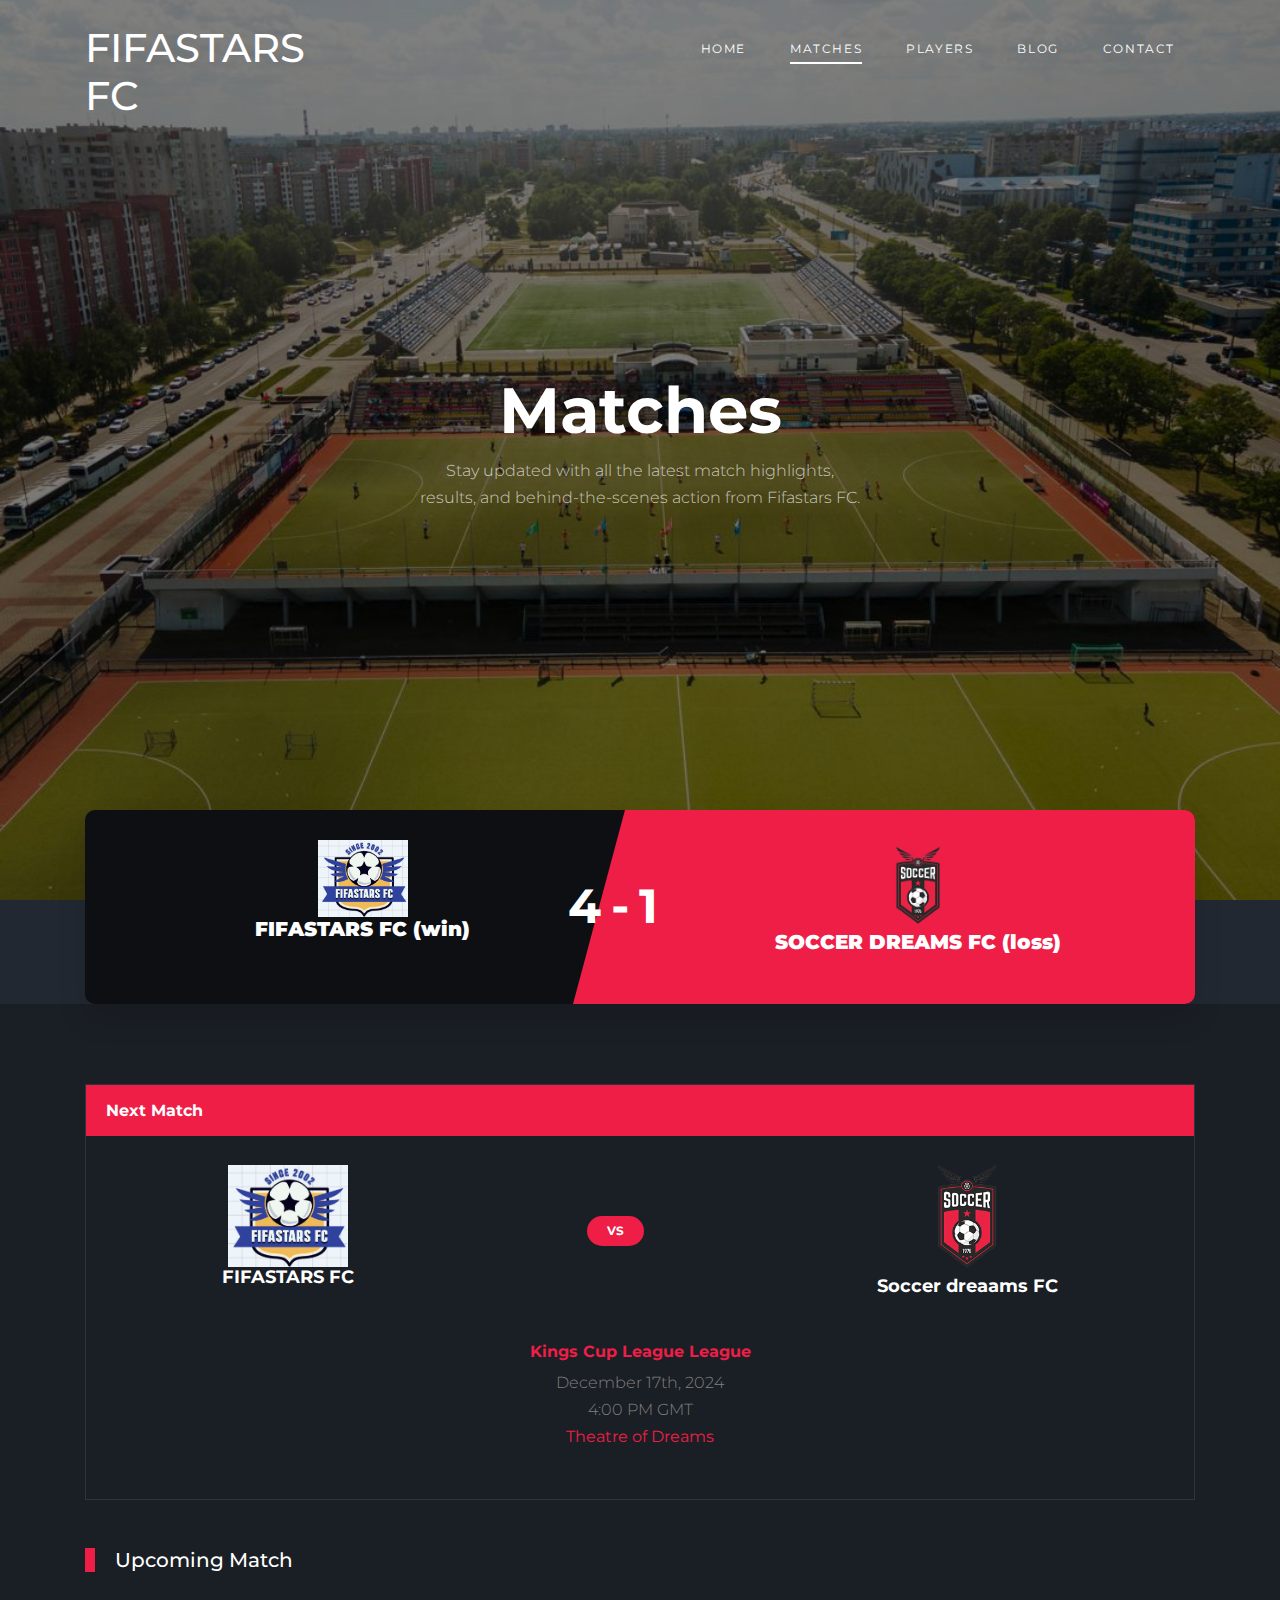
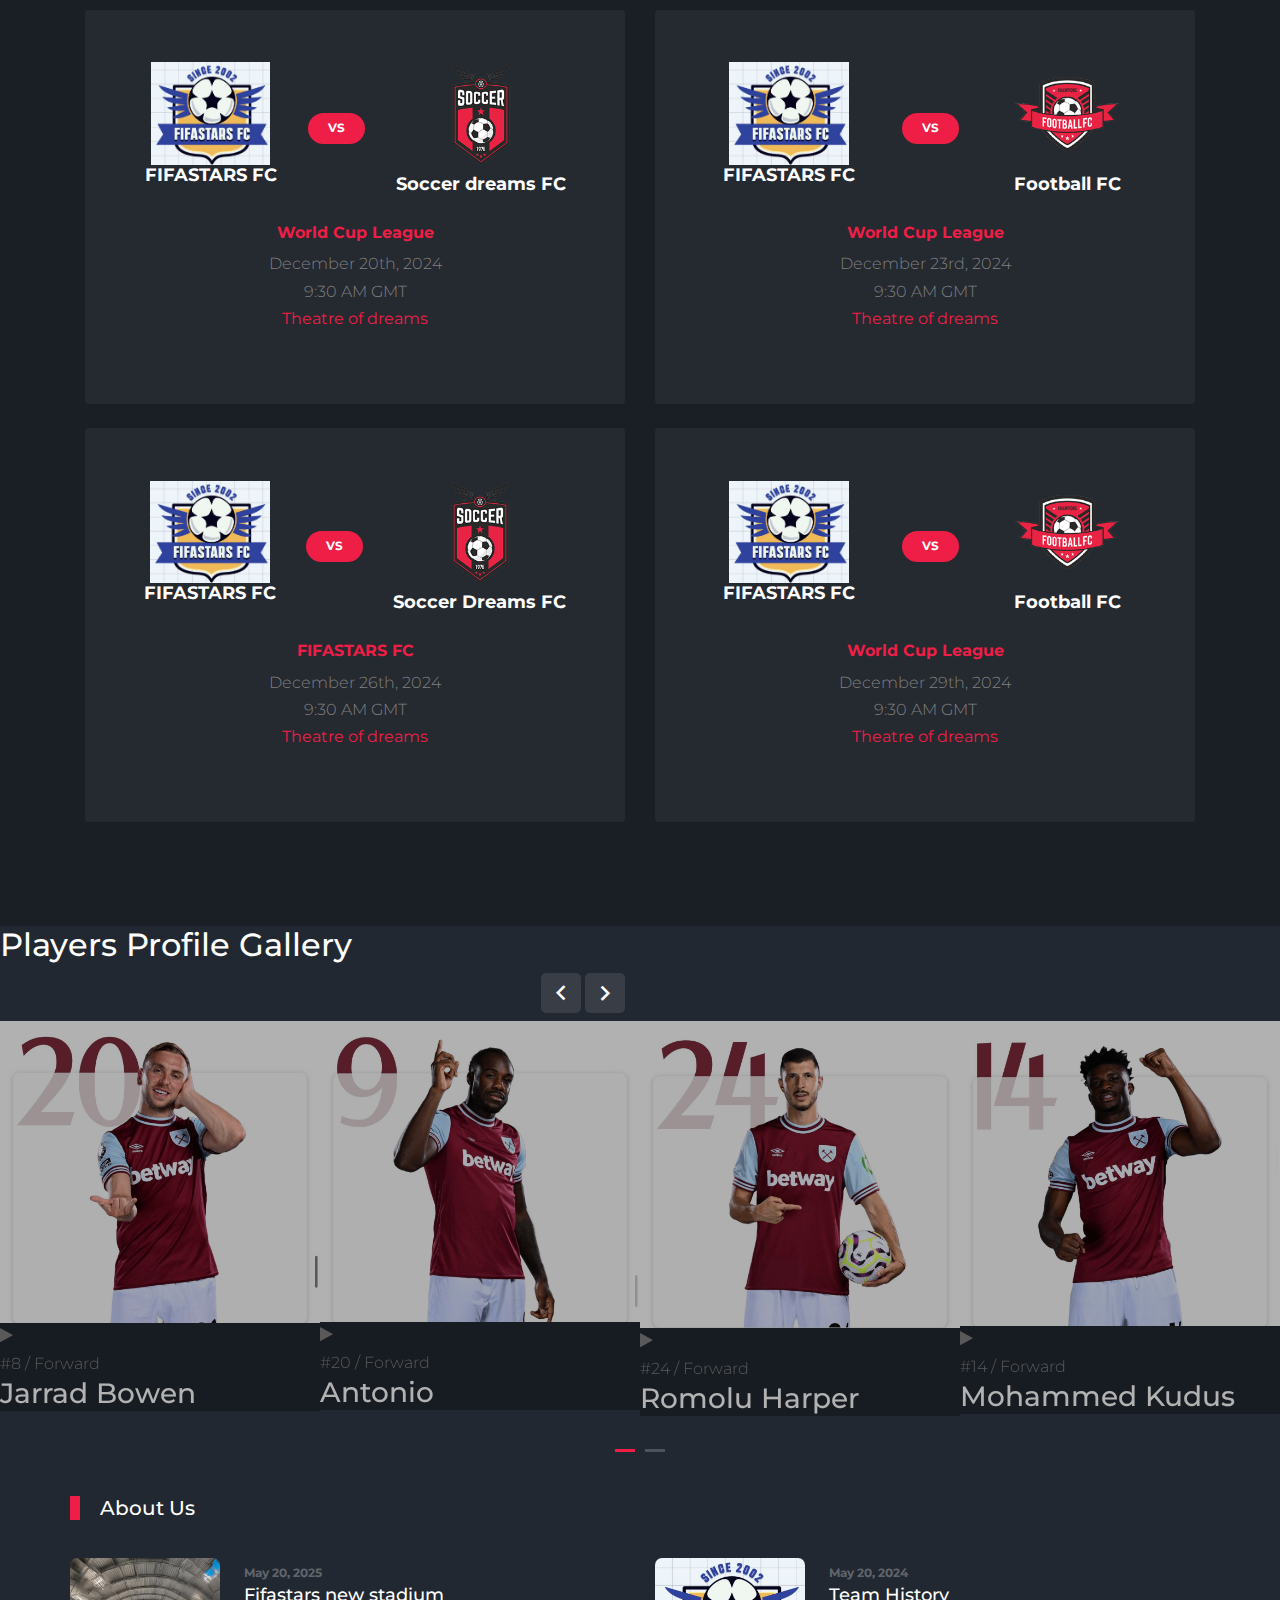
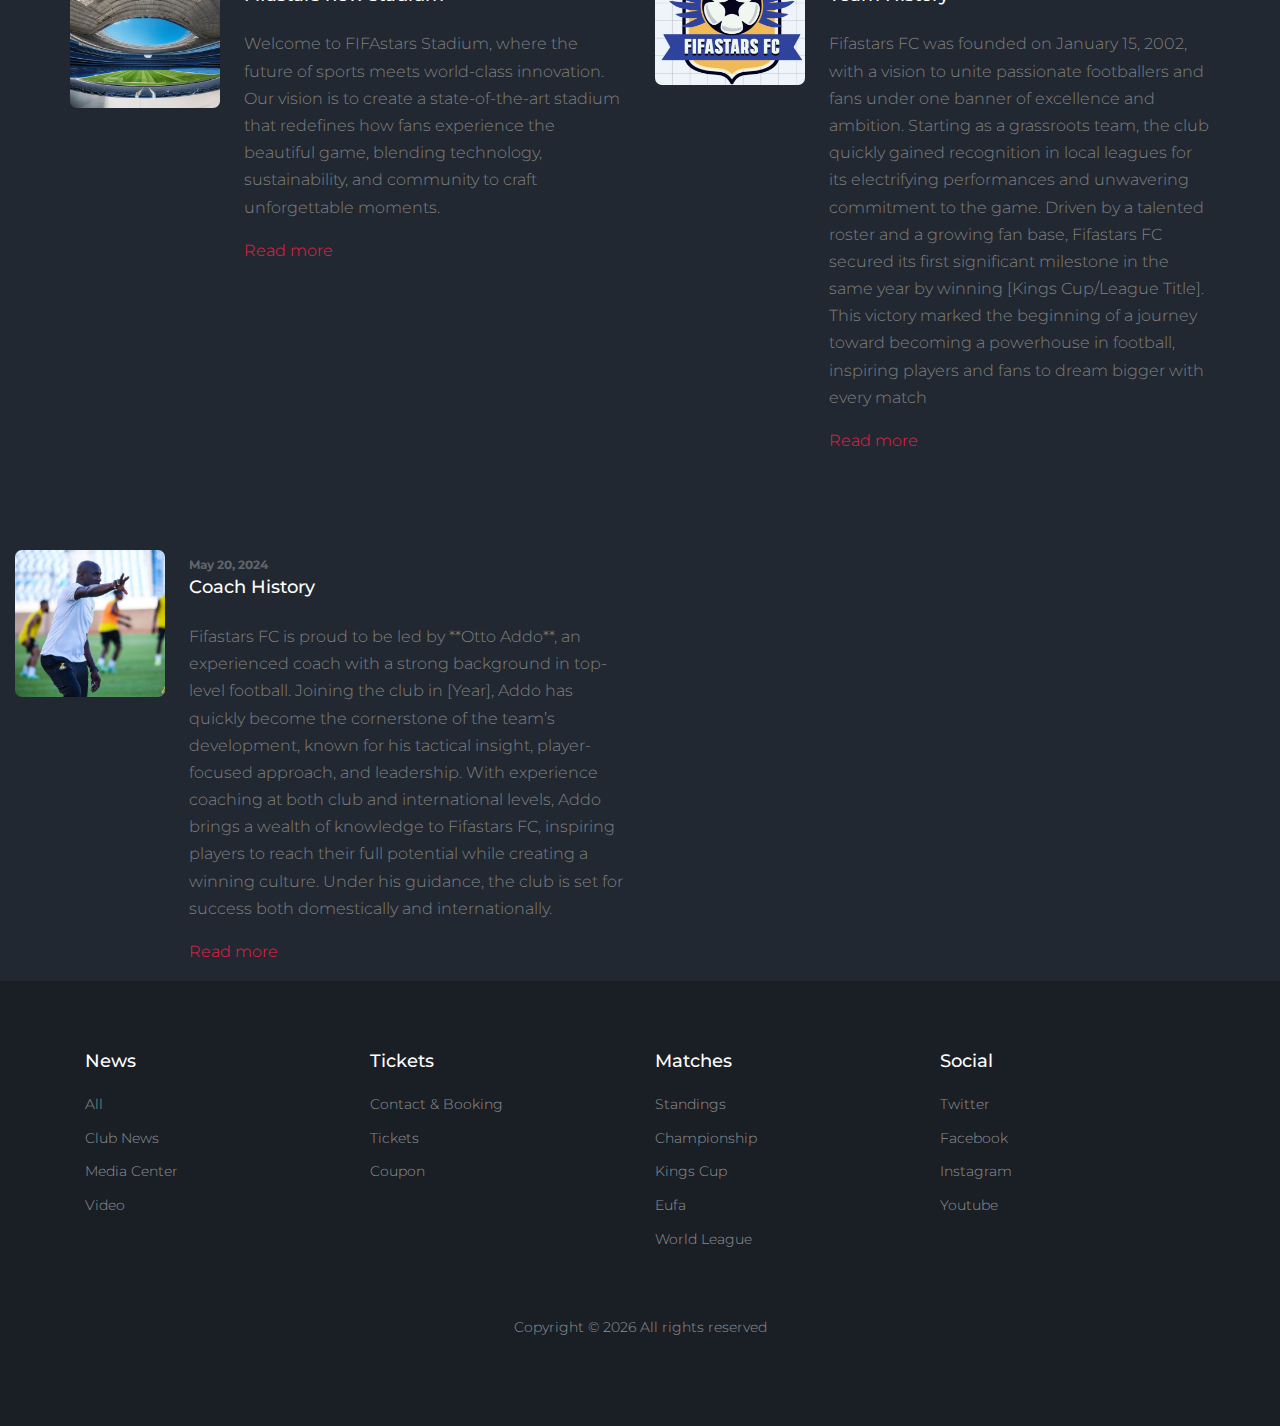
<file: willie/matches.html>
<!DOCTYPE html>
<html lang="en">

<head>
  <title>Soccer &mdash; Website by William</title>
  <meta charset="utf-8">
  <meta name="viewport" content="width=device-width, initial-scale=1, shrink-to-fit=no">


  <link href="https://fonts.googleapis.com/css2?family=Montserrat:wght@400;700&display=swap" rel="stylesheet">

  <link rel="stylesheet" href="fonts/icomoon/style.css">

  <link rel="stylesheet" href="css/bootstrap/bootstrap.css">
  <link rel="stylesheet" href="css/jquery-ui.css">
  <link rel="stylesheet" href="css/owl.carousel.min.css">
  <link rel="stylesheet" href="css/owl.theme.default.min.css">
  <link rel="stylesheet" href="css/owl.theme.default.min.css">

  <link rel="stylesheet" href="css/jquery.fancybox.min.css">

  <link rel="stylesheet" href="css/bootstrap-datepicker.css">

  <link rel="stylesheet" href="fonts/flaticon/font/flaticon.css">

  <link rel="stylesheet" href="css/aos.css">

  <link rel="stylesheet" href="css/style.css">



</head>

<body>

  <div class="site-wrap">

    <div class="site-mobile-menu site-navbar-target">
      <div class="site-mobile-menu-header">
        <div class="site-mobile-menu-close">
          <span class="icon-close2 js-menu-toggle"></span>
        </div>
      </div>
      <div class="site-mobile-menu-body"></div>
    </div>


    <header class="site-navbar py-4" role="banner">

      <div class="container">
        <div class="d-flex align-items-center">
          <div class="site-logo">
            <a href="index.html">
              <h1>FIFASTARS FC</h1>
            </a>
          </div>
          <div class="ml-auto">
            <nav class="site-navigation position-relative text-right" role="navigation">
              <ul class="site-menu main-menu js-clone-nav mr-auto d-none d-lg-block">
                <li><a href="index.html" class="nav-link">Home</a></li>
                <li class="active"><a href="matches.html" class="nav-link">Matches</a></li>
                <li><a href="players.html" class="nav-link">Players</a></li>
                <li><a href="blog.html" class="nav-link">Blog</a></li>
                <li><a href="contact.html" class="nav-link">Contact</a></li>
              </ul>
            </nav>

            <a href="#" class="d-inline-block d-lg-none site-menu-toggle js-menu-toggle text-black float-right text-white"><span
                class="icon-menu h3 text-white"></span></a>
          </div>
        </div>
      </div>

    </header>

    <div class="hero overlay" style="background-image: url('backgroud\ .jpg\ home.jpg');">
      <div class="container">
        <div class="row align-items-center">
          <div class="col-lg-5 mx-auto text-center">
            <h1 class="text-white">Matches</h1>
            <p> Stay updated with all the latest match highlights, results, and behind-the-scenes action from Fifastars FC.</p>
          </div>
        </div>
      </div>
    </div>

    
    
    <div class="container">
      

      <div class="row">
        <div class="col-lg-12">
          
          <div class="d-flex team-vs">
            <span class="score">4-1</span>
            <div class="team-1 w-50">
              <div class="team-details w-100 text-center">
                <img src="logo.jpg" alt="Image" class="img-fluid">
                <h3>FIFASTARS FC <span>(win)</span></h3>
                <ul class="list-unstyled">
                  
                </ul>
              </div>
            </div>
            <div class="team-2 w-50">
              <div class="team-details w-100 text-center">
                <img src="images/logo_2.png" alt="Image" class="img-fluid">
                <h3>SOCCER DREAMS FC <span>(loss)</span></h3>
                <ul class="list-unstyled">
                  
                </ul>
              </div>
            </div>
          </div>
        </div>
      </div>
    </div>
  

    
    <div class="site-section bg-dark">
      <div class="container">
        
        <div class="row mb-5">
          <div class="col-lg-12">
            <div class="widget-next-match">
              <div class="widget-title">
                <h3>Next Match</h3>
              </div>
              <div class="widget-body mb-3">
                <div class="widget-vs">
                  <div class="d-flex align-items-center justify-content-around justify-content-between w-100">
                    <div class="team-1 text-center">
                      <img src="logo.jpg" alt="Image">
                      <h3>FIFASTARS FC</h3>
                    </div>
                    <div>
                      <span class="vs"><span>VS</span></span>
                    </div>
                    <div class="team-2 text-center">
                      <img src="images/logo_2.png" alt="Image">
                      <h3>Soccer dreaams FC</h3>
                    </div>
                  </div>
                </div>
              </div>

              <div class="text-center widget-vs-contents mb-4">
                <h4>Kings Cup League League</h4>
                <p class="mb-5">
                  <span class="d-block">December 17th, 2024</span>
                  <span class="d-block">4:00 PM GMT</span>
                  <strong class="text-primary">Theatre of Dreams </strong>
                </p>
              </div>
            </div>
          </div>
        </div>

        <div class="row">
          <div class="col-12 title-section">
            <h2 class="heading">Upcoming Match</h2>
          </div>
          <div class="col-lg-6 mb-4">
            <div class="bg-light p-4 rounded">
              <div class="widget-body">
                  <div class="widget-vs">
                    <div class="d-flex align-items-center justify-content-around justify-content-between w-100">
                      <div class="team-1 text-center">
                        <img src="logo.jpg" alt="Image">
                        <h3>FIFASTARS FC</h3>
                      </div>
                      <div>
                        <span class="vs"><span>VS</span></span>
                      </div>
                      <div class="team-2 text-center">
                        <img src="images/logo_2.png" alt="Image">
                        <h3>Soccer dreams FC</h3>
                      </div>
                    </div>
                  </div>
                </div>

                <div class="text-center widget-vs-contents mb-4">
                  <h4>World Cup League</h4>
                  <p class="mb-5">
                    <span class="d-block">December 20th, 2024</span>
                    <span class="d-block">9:30 AM GMT</span>
                    <strong class="text-primary">Theatre of dreams</strong>
                  </p>

                </div>
              
            </div>
          </div>
          <div class="col-lg-6 mb-4">
            <div class="bg-light p-4 rounded">
              <div class="widget-body">
                  <div class="widget-vs">
                    <div class="d-flex align-items-center justify-content-around justify-content-between w-100">
                      <div class="team-1 text-center">
                        <img src="logo.jpg" alt="Image">
                        <h3>FIFASTARS FC</h3>
                      </div>
                      <div>
                        <span class="vs"><span>VS</span></span>
                      </div>
                      <div class="team-2 text-center">
                        <img src="images/logo_4.png" alt="Image">
                        <h3>Football  FC</h3>
                      </div>
                    </div>
                  </div>
                </div>

                <div class="text-center widget-vs-contents mb-4">
                  <h4>World Cup League</h4>
                  <p class="mb-5">
                    <span class="d-block">December 23rd, 2024</span>
                    <span class="d-block">9:30 AM GMT</span>
                    <strong class="text-primary">Theatre of dreams</strong>
                  </p>

                </div>
              
            </div>
          </div>

          <div class="col-lg-6 mb-4">
            <div class="bg-light p-4 rounded">
              <div class="widget-body">
                  <div class="widget-vs">
                    <div class="d-flex align-items-center justify-content-around justify-content-between w-100">
                      <div class="team-1 text-center">
                        <img src="logo.jpg" alt="Image">
                        <h3>FIFASTARS FC</h3>
                      </div>
                      <div>
                        <span class="vs"><span>VS</span></span>
                      </div>
                      <div class="team-2 text-center">
                        <img src="images/logo_2.png" alt="Image">
                        <h3>Soccer Dreams FC</h3>
                      </div>
                    </div>
                  </div>
                </div>

                <div class="text-center widget-vs-contents mb-4">
                  <h4>FIFASTARS FC</h4>
                  <p class="mb-5">
                    <span class="d-block">December 26th, 2024</span>
                    <span class="d-block">9:30 AM GMT</span>
                    <strong class="text-primary">Theatre of dreams</strong>
                  </p>

                </div>
              
            </div>
          </div>
          <div class="col-lg-6 mb-4">
            <div class="bg-light p-4 rounded">
              <div class="widget-body">
                  <div class="widget-vs">
                    <div class="d-flex align-items-center justify-content-around justify-content-between w-100">
                      <div class="team-1 text-center">
                        <img src="logo.jpg" alt="Image">
                        <h3>FIFASTARS FC</h3>
                      </div>
                      <div>
                        <span class="vs"><span>VS</span></span>
                      </div>
                      <div class="team-2 text-center">
                        <img src="images/logo_4.png" alt="Image">
                        <h3>Football FC</h3>
                      </div>
                    </div>
                  </div>
                </div>

                <div class="text-center widget-vs-contents mb-4">
                  <h4>World Cup League</h4>
                  <p class="mb-5">
                    <span class="d-block">December 29th, 2024</span>
                    <span class="d-block">9:30 AM GMT</span>
                    <strong class="text-primary">Theatre of dreams</strong>
                  </p>

                </div>
              
            </div>
          </div>
          
        </div>
      </div>
    </div> <!-- .site-section -->

    <h2 class="heading">Players Profile Gallery</h2>
  </div>
  <div class="col-6 text-right">
    <div class="custom-nav">
    <a href="#" class="js-custom-prev-v2"><span class="icon-keyboard_arrow_left"></span></a>
    <span></span>
    <a href="#" class="js-custom-next-v2"><span class="icon-keyboard_arrow_right"></span></a>
    </div>
  </div>
</div>


<div class="owl-4-slider owl-carousel">
  <div class="item">
    <div class="video-media">
      <img src="p1.jpg" alt="Image" class="img-fluid">
        <span class="icon mr-3">
          <span class="icon-play"></span>
        </span>
        <div class="caption">
          <span class="meta">#8 / Forward</span>
          <h3 class="m-0">Jarrad Bowen</h3>
        </div>
      </a>
    </div>
  </div>
  <div class="item">
    <div class="video-media">
      <img src="p2.jpg" alt="Image" class="img-fluid">
        <span class="icon mr-3">
          <span class="icon-play"></span>
        </span>
        <div class="caption">
          <span class="meta">#20 / Forward</span>
          <h3 class="m-0">Antonio</h3>
        </div>
      </a>
    </div>
  </div>
  <div class="item">
    <div class="video-media">
      <img src="p3.jpg" alt="Image" class="img-fluid">
        <span class="icon mr-3">
          <span class="icon-play"></span>
        </span>
        <div class="caption">
          <span class="meta">#24 / Forward</span>
          <h3 class="m-0">Romolu Harper</h3>
        </div>
      </a>
    </div>
  </div>

  <div class="item">
    <div class="video-media">
      <img src="p4.jpg" alt="Image" class="img-fluid">
        <span class="icon mr-3">
          <span class="icon-play"></span>
        </span>
        <div class="caption">
          <span class="meta">#14 / Forward</span>
          <h3 class="m-0">Mohammed Kudus</h3>
        </div>
      </a>
    </div>
  </div>
  <div class="item">
    <div class="video-media">
      <img src="g1.jpg" alt="Image" class="img-fluid">
        <span class="icon mr-3">
          <span class="icon-play"></span>
        </span>
        <div class="caption">
          <span class="meta">#10 / goalkeeper</span>
          <h3 class="m-0">Lucas Paquetta</h3>
        </div>
      </a>
    </div>
  </div>
  <div class="item">
    <div class="video-media">
      <img src="p6.jpg" alt="Image" class="img-fluid">
        <span class="icon mr-3">
          <span class="icon-play"></span>
        </span>
        <div class="caption">
          <span class="meta">#8 / Forward</span>
          <h3 class="m-0">Tomas Soucek</h3>
        </div>
      </a>
    </div>
  </div>
</div>

</div>
</div>

    <div class="container site-section">
      <div class="row">
        <div class="col-6 title-section">
          <h2 class="heading">About Us</h2>
        </div>
      </div>
      <div class="row">
        <div class="col-lg-6">
          <div class="custom-media d-flex">
            <div class="img mr-4">
              <img src="stadium.jpg" alt="Image" class="img-fluid">
            </div>
            <div class="text">
              <span class="meta">May 20, 2025</span>
              <h3 class="mb-4"><a href="#">Fifastars new stadium</a></h3>
              <p> Welcome to FIFAstars Stadium, where the future of sports meets world-class innovation. Our vision is to create a state-of-the-art stadium that redefines how fans experience the beautiful game, blending technology, sustainability, and community to craft unforgettable moments.</p>
              <p><a href="#">Read more</a></p>
            </div>
          </div>
        </div>
        <div class="col-lg-6">
          <div class="custom-media d-flex">
            <div class="img mr-4">
              <img src="logo.jpg" alt="Image" class="img-fluid">
            </div>
            <div class="text">
              <span class="meta">May 20, 2024</span>
              <h3 class="mb-4"><a href="#">Team History</a></h3>
              <p>Fifastars FC was founded on January 15, 2002, with a vision to unite passionate footballers and fans under one banner of excellence and ambition. Starting as a grassroots team, the club quickly gained recognition in local leagues for its electrifying performances and unwavering commitment to the game. Driven by a talented roster and a growing fan base, Fifastars FC secured its first significant milestone in the same year by winning [Kings Cup/League Title]. This victory marked the beginning of a journey toward becoming a powerhouse in football, inspiring players and fans to dream bigger with every match</p>
              <p><a href="#">Read more</a></p>
            </div>
          </div>
        </div>
      </div>
    </div>
    <div class="col-lg-6">
      <div class="custom-media d-flex">
        <div class="img mr-4">
          <img src="coach.jpg" alt="Image" class="img-fluid">
        </div>
        <div class="text">
          <span class="meta">May 20, 2024</span>
          <h3 class="mb-4"><a href="#">Coach History</a></h3>
          <p> Fifastars FC is proud to be led by **Otto Addo**, an experienced coach with a strong background in top-level football. Joining the club in [Year], Addo has quickly become the cornerstone of the team’s development, known for his tactical insight, player-focused approach, and leadership. With experience coaching at both club and international levels, Addo brings a wealth of knowledge to Fifastars FC, inspiring players to reach their full potential while creating a winning culture. Under his guidance, the club is set for success both domestically and internationally.</p>
          <p><a href="#">Read more</a></p>
        </div>
      </div>
    </div>
  </div>
</div>



    <footer class="footer-section">
      <div class="container">
        <div class="row">
          <div class="col-lg-3">
            <div class="widget mb-3">
              <h3>News</h3>
              <ul class="list-unstyled links">
                <li><a href="#">All</a></li>
                <li><a href="#">Club News</a></li>
                <li><a href="#">Media Center</a></li>
                <li><a href="#">Video</a></li>
              </ul>
            </div>
          </div>
          <div class="col-lg-3">
            <div class="widget mb-3">
              <h3>Tickets</h3>
              <ul class="list-unstyled links">
                <li><a href="#">Contact &amp; Booking</a></li>
                <li><a href="#">Tickets</a></li>
                <li><a href="#">Coupon</a></li>
              </ul>
            </div>
          </div>
          <div class="col-lg-3">
            <div class="widget mb-3">
              <h3>Matches</h3>
              <ul class="list-unstyled links">
                <li><a href="#">Standings</a></li>
                <li><a href="#">Championship</a></li>
                <li><a href="#">Kings Cup</a></li>
                <li><a href="#"></a>Eufa</li>
                <li><a href="#">World League</a></li>
              </ul>
            </div>
          </div>

          <div class="col-lg-3">
            <div class="widget mb-3">
              <h3>Social</h3>
              <ul class="list-unstyled links">
                <li><a href="#">Twitter</a></li>
                <li><a href="#">Facebook</a></li>
                <li><a href="#">Instagram</a></li>
                <li><a href="#">Youtube</a></li>
              </ul>
            </div>
          </div>

        </div>

        <div class="row text-center">
          <div class="col-md-12">
            <div class=" pt-5">
              <p>
                <!-- Link back to Colorlib can't be removed. Template is licensed under CC BY 3.0. -->
                Copyright &copy;
                <script>
                  document.write(new Date().getFullYear());
                </script> All rights reserved 
              </p>
            </div>
          </div>

        </div>
      </div>
    </footer>



  </div>
  <!-- .site-wrap -->

  <script src="js/jquery-3.3.1.min.js"></script>
  <script src="js/jquery-migrate-3.0.1.min.js"></script>
  <script src="js/jquery-ui.js"></script>
  <script src="js/popper.min.js"></script>
  <script src="js/bootstrap.min.js"></script>
  <script src="js/owl.carousel.min.js"></script>
  <script src="js/jquery.stellar.min.js"></script>
  <script src="js/jquery.countdown.min.js"></script>
  <script src="js/bootstrap-datepicker.min.js"></script>
  <script src="js/jquery.easing.1.3.js"></script>
  <script src="js/aos.js"></script>
  <script src="js/jquery.fancybox.min.js"></script>
  <script src="js/jquery.sticky.js"></script>
  <script src="js/jquery.mb.YTPlayer.min.js"></script>


  <script src="js/main.js"></script>

</body>

</html>
</file>
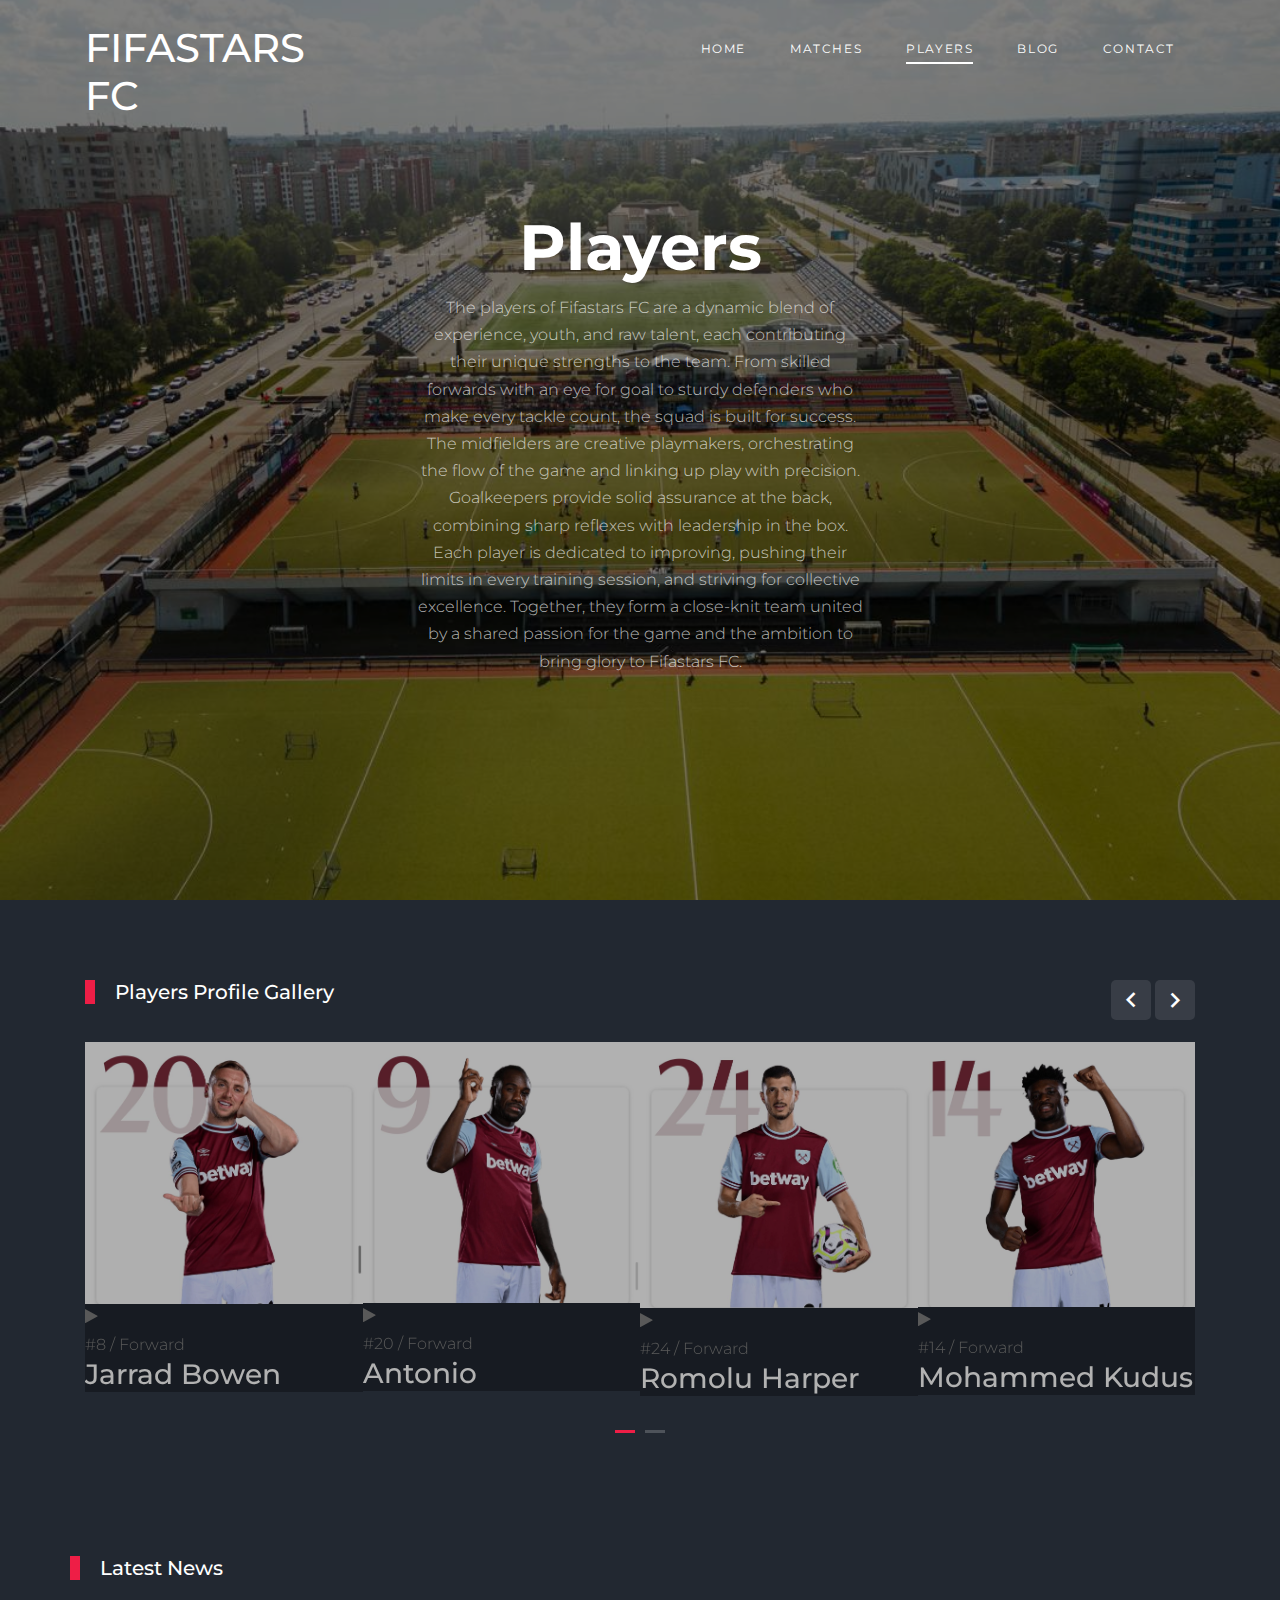
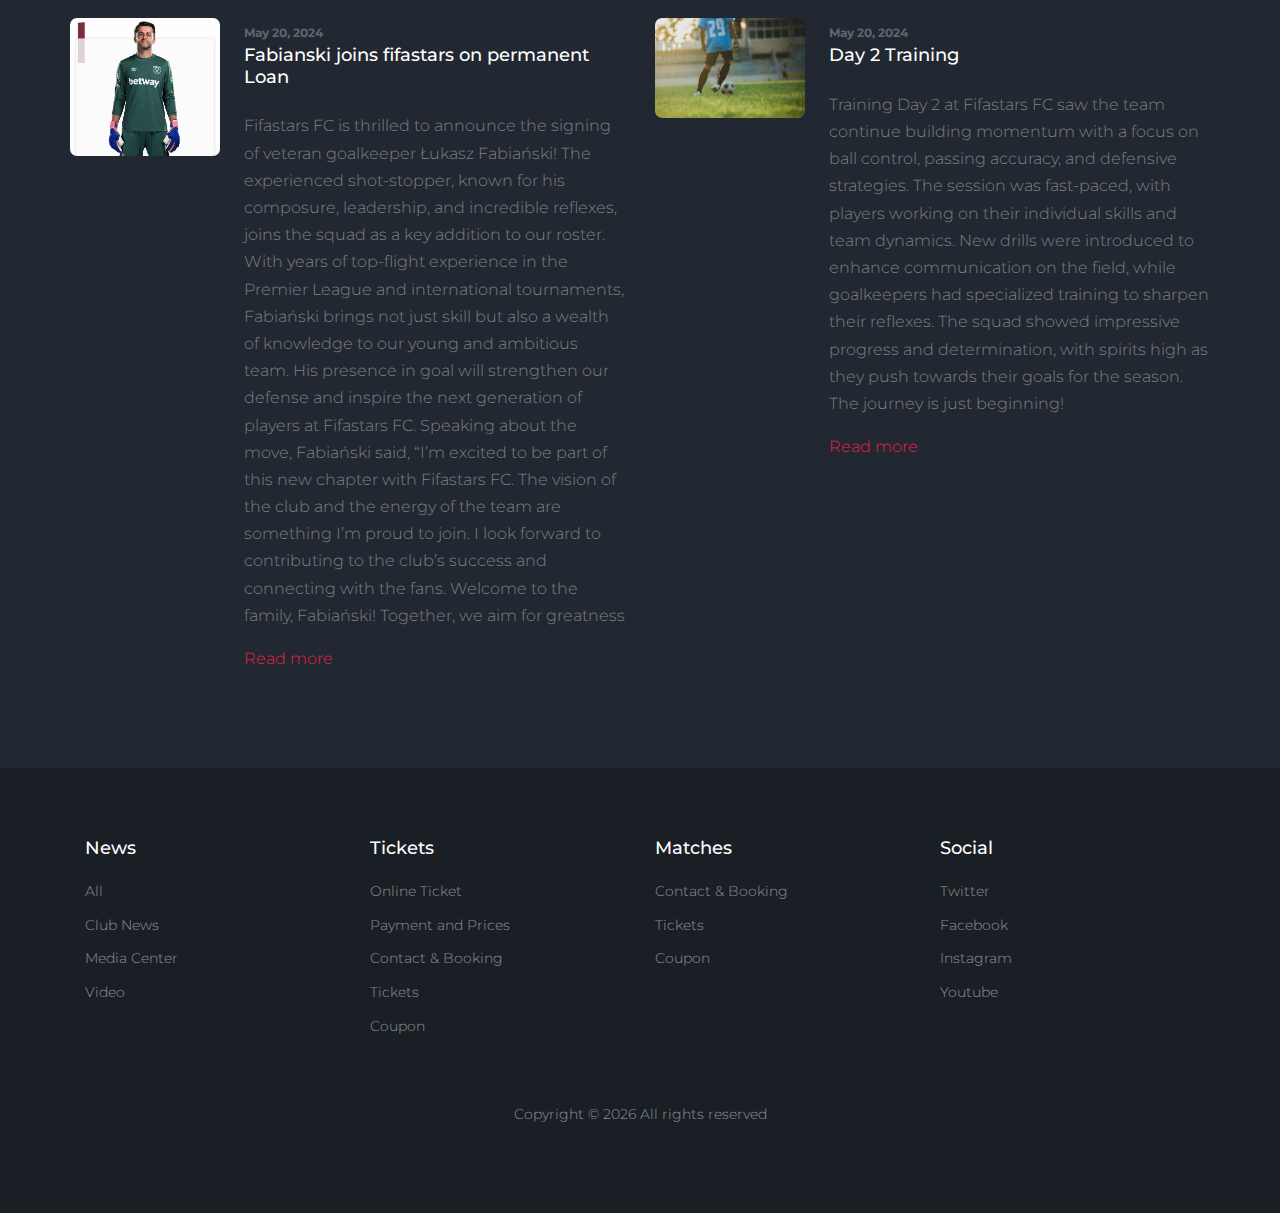
<file: willie/players.html>
<!DOCTYPE html>
<html lang="en">

<head>
  <title>Soccer &mdash; Website by William</title>
  <meta charset="utf-8">
  <meta name="viewport" content="width=device-width, initial-scale=1, shrink-to-fit=no">


  <link href="https://fonts.googleapis.com/css2?family=Montserrat:wght@400;700&display=swap" rel="stylesheet">

  <link rel="stylesheet" href="fonts/icomoon/style.css">

  <link rel="stylesheet" href="css/bootstrap/bootstrap.css">
  <link rel="stylesheet" href="css/jquery-ui.css">
  <link rel="stylesheet" href="css/owl.carousel.min.css">
  <link rel="stylesheet" href="css/owl.theme.default.min.css">
  <link rel="stylesheet" href="css/owl.theme.default.min.css">

  <link rel="stylesheet" href="css/jquery.fancybox.min.css">

  <link rel="stylesheet" href="css/bootstrap-datepicker.css">

  <link rel="stylesheet" href="fonts/flaticon/font/flaticon.css">

  <link rel="stylesheet" href="css/aos.css">

  <link rel="stylesheet" href="css/style.css">



</head>

<body>

  <div class="site-wrap">

    <div class="site-mobile-menu site-navbar-target">
      <div class="site-mobile-menu-header">
        <div class="site-mobile-menu-close">
          <span class="icon-close2 js-menu-toggle"></span>
        </div>
      </div>
      <div class="site-mobile-menu-body"></div>
    </div>


    <header class="site-navbar py-4" role="banner">

      <div class="container">
        <div class="d-flex align-items-center">
          <div class="site-logo">
            <a href="index.html">
              <h1>FIFASTARS FC</h1>
            </a>
          </div>
          <div class="ml-auto">
            <nav class="site-navigation position-relative text-right" role="navigation">
              <ul class="site-menu main-menu js-clone-nav mr-auto d-none d-lg-block">
                <li><a href="index.html" class="nav-link">Home</a></li>
                <li><a href="matches.html" class="nav-link">Matches</a></li>
                <li class="active"><a href="players.html" class="nav-link">Players</a></li>
                <li><a href="blog.html" class="nav-link">Blog</a></li>
                <li><a href="contact.html" class="nav-link">Contact</a></li>
              </ul>
            </nav>

            <a href="#" class="d-inline-block d-lg-none site-menu-toggle js-menu-toggle text-black float-right text-white"><span
                class="icon-menu h3 text-white"></span></a>
          </div>
        </div>
      </div>

    </header>

    <div class="hero overlay" style="background-image: url('backgroud\ .jpg\ home.jpg');">
      <div class="container">
        <div class="row align-items-center">
          <div class="col-lg-5 mx-auto text-center">
            <h1 class="text-white">Players</h1>
            <p>The players of Fifastars FC are a dynamic blend of experience, youth, and raw talent, each contributing their unique strengths to the team. From skilled forwards with an eye for goal to sturdy defenders who make every tackle count, the squad is built for success. The midfielders are creative playmakers, orchestrating the flow of the game and linking up play with precision. Goalkeepers provide solid assurance at the back, combining sharp reflexes with leadership in the box.
              Each player is dedicated to improving, pushing their limits in every training session, and striving for collective excellence. Together, they form a close-knit team united by a shared passion for the game and the ambition to bring glory to Fifastars FC.</p>
          </div>
        </div>
      </div>
    </div>

    
    
    <div class="site-section">
      <div class="container">
        <div class="row">
          <div class="col-6 title-section">
            <h2 class="heading">Players Profile Gallery</h2>
          </div>
          <div class="col-6 text-right">
            <div class="custom-nav">
            <a href="#" class="js-custom-prev-v2"><span class="icon-keyboard_arrow_left"></span></a>
            <span></span>
            <a href="#" class="js-custom-next-v2"><span class="icon-keyboard_arrow_right"></span></a>
            </div>
          </div>
        </div>


        <div class="owl-4-slider owl-carousel">
          <div class="item">
            <div class="video-media">
              <img src="p1.jpg" alt="Image" class="img-fluid">
                <span class="icon mr-3">
                  <span class="icon-play"></span>
                </span>
                <div class="caption">
                  <span class="meta">#8 / Forward</span>
                  <h3 class="m-0">Jarrad Bowen</h3>
                </div>
              </a>
            </div>
          </div>
          <div class="item">
            <div class="video-media">
              <img src="p2.jpg" alt="Image" class="img-fluid">
                <span class="icon mr-3">
                  <span class="icon-play"></span>
                </span>
                <div class="caption">
                  <span class="meta">#20 / Forward</span>
                  <h3 class="m-0">Antonio</h3>
                </div>
              </a>
            </div>
          </div>
          <div class="item">
            <div class="video-media">
              <img src="p3.jpg" alt="Image" class="img-fluid">
                <span class="icon mr-3">
                  <span class="icon-play"></span>
                </span>
                <div class="caption">
                  <span class="meta">#24 / Forward</span>
                  <h3 class="m-0">Romolu Harper</h3>
                </div>
              </a>
            </div>
          </div>

          <div class="item">
            <div class="video-media">
              <img src="p4.jpg" alt="Image" class="img-fluid">
                <span class="icon mr-3">
                  <span class="icon-play"></span>
                </span>
                <div class="caption">
                  <span class="meta">#14 / Forward</span>
                  <h3 class="m-0">Mohammed Kudus</h3>
                </div>
              </a>
            </div>
          </div>
          <div class="item">
            <div class="video-media">
              <img src="g1.jpg" alt="Image" class="img-fluid">
                <span class="icon mr-3">
                  <span class="icon-play"></span>
                </span>
                <div class="caption">
                  <span class="meta">#10 / goalkeeper</span>
                  <h3 class="m-0">Lucas Paquetta</h3>
                </div>
              </a>
            </div>
          </div>
          <div class="item">
            <div class="video-media">
              <img src="p6.jpg" alt="Image" class="img-fluid">
                <span class="icon mr-3">
                  <span class="icon-play"></span>
                </span>
                <div class="caption">
                  <span class="meta">#8 / Forward</span>
                  <h3 class="m-0">Tomas Soucek</h3>
                </div>
              </a>
            </div>
          </div>
        </div>

      </div>
    </div>


    
    <div class="container site-section">
      <div class="row">
        <div class="col-6 title-section">
          <h2 class="heading">Latest News</h2>
        </div>
      </div>
      <div class="row">
        <div class="col-lg-6">
          <div class="custom-media d-flex">
            <div class="img mr-4">
              <img src="Fabianski.jpg" alt="Image" class="img-fluid">
            </div>
            <div class="text">
              <span class="meta">May 20, 2024</span>
              <h3 class="mb-4"><a href="#">Fabianski joins fifastars on permanent Loan </a></h3>
              <p>Fifastars FC is thrilled to announce the signing of veteran goalkeeper Łukasz Fabiański! The experienced shot-stopper, known for his composure, leadership, and incredible reflexes, joins the squad as a key addition to our roster.
                With years of top-flight experience in the Premier League and international tournaments, Fabiański brings not just skill but also a wealth of knowledge to our young and ambitious team. His presence in goal will strengthen our defense and inspire the next generation of players at Fifastars FC.
                Speaking about the move, Fabiański said, “I’m excited to be part of this new chapter with Fifastars FC. The vision of the club and the energy of the team are something I’m proud to join. I look forward to contributing to the club’s success and connecting with the fans.
                Welcome to the family, Fabiański! Together, we aim for greatness</p>
              <p><a href="#">Read more</a></p>
            </div>
          </div>
        </div>
        <div class="col-lg-6">
          <div class="custom-media d-flex">
            <div class="img mr-4">
              <img src="t1.jpg" alt="Image" class="img-fluid">
            </div>
            <div class="text">
              <span class="meta">May 20, 2024</span>
              <h3 class="mb-4"><a href="#">Day 2 Training</a></h3>
              <p>Training Day 2 at Fifastars FC saw the team continue building momentum with a focus on ball control, passing accuracy, and defensive strategies. The session was fast-paced, with players working on their individual skills and team dynamics. New drills were introduced to enhance communication on the field, while goalkeepers had specialized training to sharpen their reflexes. The squad showed impressive progress and determination, with spirits high as they push towards their goals for the season. The journey is just beginning!</p>
              <p><a href="#">Read more</a></p>
            </div>
          </div>
        </div>
      </div>
    </div>



    <footer class="footer-section">
      <div class="container">
        <div class="row">
          <div class="col-lg-3">
            <div class="widget mb-3">
              <h3>News</h3>
              <ul class="list-unstyled links">
                <li><a href="#">All</a></li>
                <li><a href="#">Club News</a></li>
                <li><a href="#">Media Center</a></li>
                <li><a href="#">Video</a></li>
              </ul>
            </div>
          </div>
          <div class="col-lg-3">
            <div class="widget mb-3">
              <h3>Tickets</h3>
              <ul class="list-unstyled links">
                <li><a href="#">Online Ticket</a></li>
                <li><a href="#">Payment and Prices</a></li>
                <li><a href="#">Contact &amp; Booking</a></li>
                <li><a href="#">Tickets</a></li>
                <li><a href="#">Coupon</a></li>
              </ul>
            </div>
          </div>
          <div class="col-lg-3">
            <div class="widget mb-3">
              <h3>Matches</h3>
                <ul class="list-unstyled links">
                  <li><a href="#">Contact &amp; Booking</a></li>
                <li><a href="#">Tickets</a></li>
                <li><a href="#">Coupon</a></li>
              </ul>
            </div>
          </div>

          <div class="col-lg-3">
            <div class="widget mb-3">
              <h3>Social</h3>
              <ul class="list-unstyled links">
                <li><a href="#">Twitter</a></li>
                <li><a href="#">Facebook</a></li>
                <li><a href="#">Instagram</a></li>
                <li><a href="#">Youtube</a></li>
              </ul>
            </div>
          </div>

        </div>

        <div class="row text-center">
          <div class="col-md-12">
            <div class=" pt-5">
              <p>
                <!-- Link back to Colorlib can't be removed. Template is licensed under CC BY 3.0. -->
                Copyright &copy;
                <script>
                  document.write(new Date().getFullYear());
                </script> All rights reserved 
              </p>
            </div>
          </div>

        </div>
      </div>
    </footer>



  </div>
  <!-- .site-wrap -->

  <script src="js/jquery-3.3.1.min.js"></script>
  <script src="js/jquery-migrate-3.0.1.min.js"></script>
  <script src="js/jquery-ui.js"></script>
  <script src="js/popper.min.js"></script>
  <script src="js/bootstrap.min.js"></script>
  <script src="js/owl.carousel.min.js"></script>
  <script src="js/jquery.stellar.min.js"></script>
  <script src="js/jquery.countdown.min.js"></script>
  <script src="js/bootstrap-datepicker.min.js"></script>
  <script src="js/jquery.easing.1.3.js"></script>
  <script src="js/aos.js"></script>
  <script src="js/jquery.fancybox.min.js"></script>
  <script src="js/jquery.sticky.js"></script>
  <script src="js/jquery.mb.YTPlayer.min.js"></script>


  <script src="js/main.js"></script>

</body>

</html>
</file>
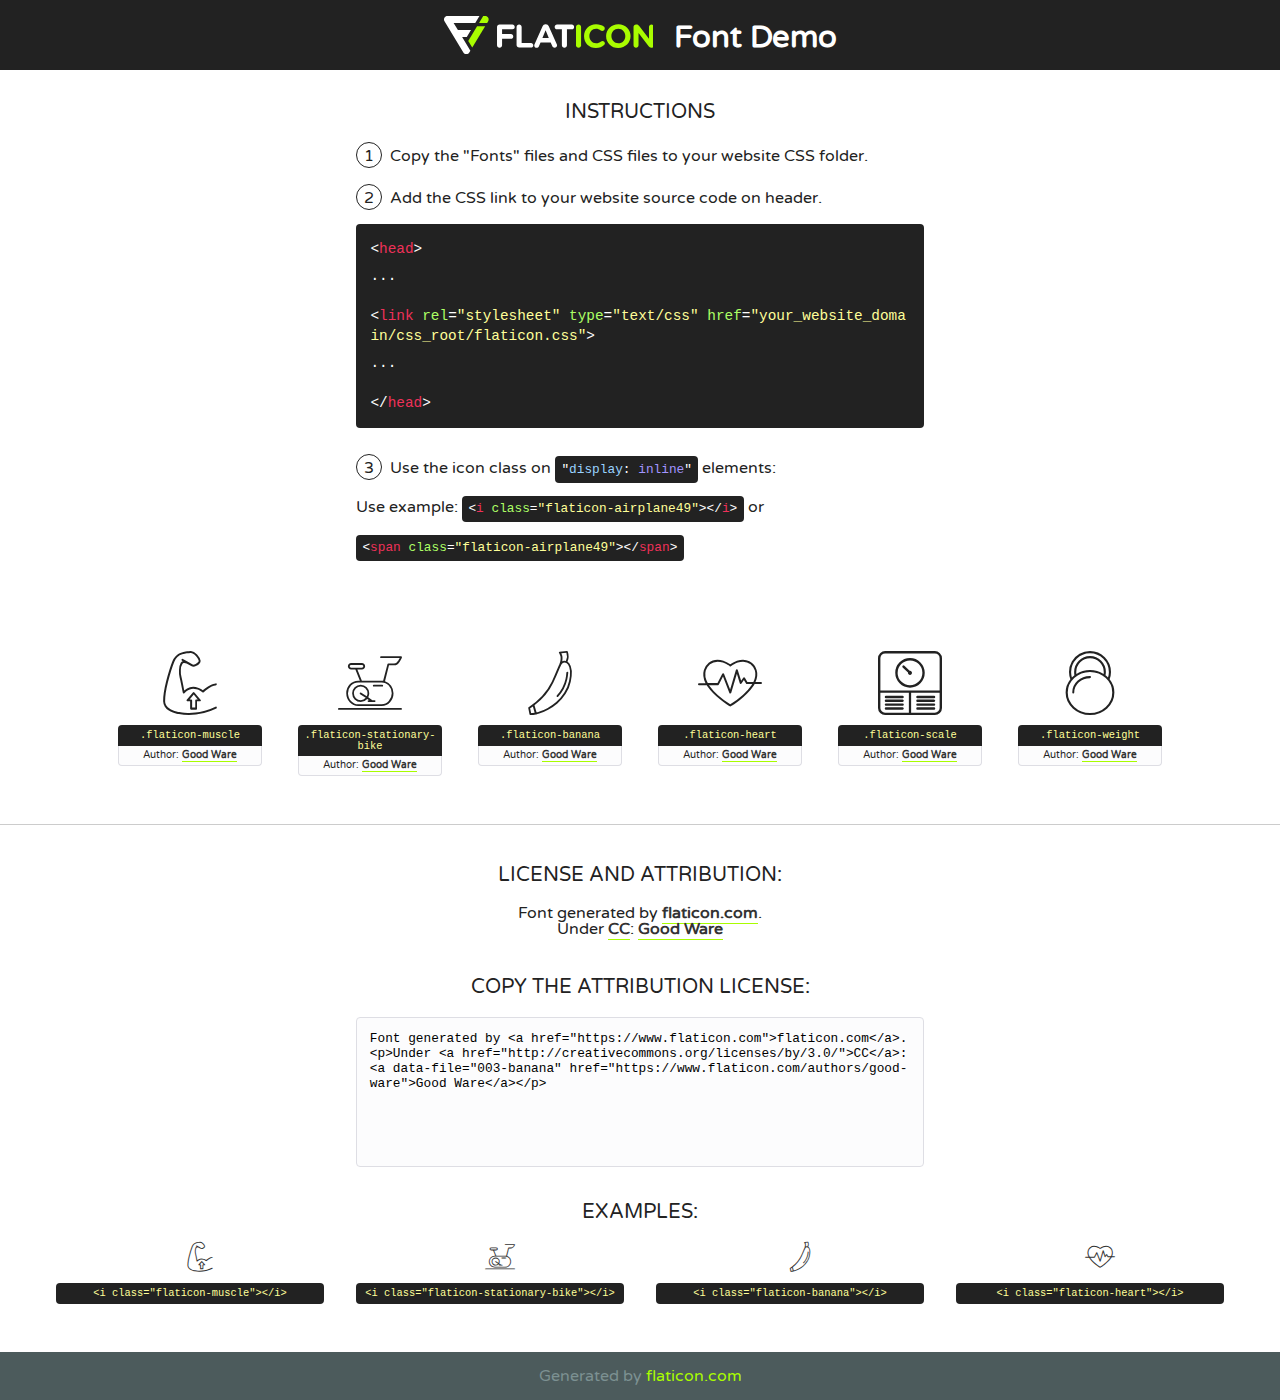
<file: willie/fonts/flaticon/font/flaticon.html>
<!DOCTYPE html>
<!--
  Flaticon icon font: Flaticon
  Creation date: 03/06/2019 10:47
-->
<html>
<!DOCTYPE html>
<html>

<head>
    <title>Flaticon WebFont</title>
    <link href="http://fonts.googleapis.com/css?family=Varela+Round" rel="stylesheet" type="text/css" />
    <link rel="stylesheet" type="text/css" href="flaticon.css">
    <meta charset="UTF-8">
    <style>
    html, body, div, span, applet, object, iframe,
    h1, h2, h3, h4, h5, h6, p, blockquote, pre,
    a, abbr, acronym, address, big, cite, code,
    del, dfn, em, img, ins, kbd, q, s, samp,
    small, strike, strong, sub, sup, tt, var,
    b, u, i, center,
    dl, dt, dd, ol, ul, li,
    fieldset, form, label, legend,
    table, caption, tbody, tfoot, thead, tr, th, td,
    article, aside, canvas, details, embed, 
    figure, figcaption, footer, header, hgroup, 
    menu, nav, output, ruby, section, summary,
    time, mark, audio, video {
        margin: 0;
        padding: 0;
        border: 0;
        font-size: 100%;
        font: inherit;
        vertical-align: baseline;
    }
    /* HTML5 display-role reset for older browsers */
    article, aside, details, figcaption, figure, 
    footer, header, hgroup, menu, nav, section {
        display: block;
    }
    body {
        line-height: 1;
    }
    ol, ul {
        list-style: none;
    }
    blockquote, q {
        quotes: none;
    }
    blockquote:before, blockquote:after,
    q:before, q:after {
        content: '';
        content: none;
    }
    table {
        border-collapse: collapse;
        border-spacing: 0;
    }
    body {
        font-family: 'Varela Round', Helvetica, Arial, sans-serif;
        font-size: 16px;
        color: #222;
    }
    a {
        color: #333;
        border-bottom: 1px solid #a9fd00;
        font-weight: bold;
        text-decoration: none;
    }
    * {
        -moz-box-sizing: border-box;
        -webkit-box-sizing: border-box;
        box-sizing: border-box;
        margin: 0;
        padding: 0;
    }
    [class^="flaticon-"]:before, [class*=" flaticon-"]:before, [class^="flaticon-"]:after, [class*=" flaticon-"]:after {
        font-family: Flaticon;
        font-size: 30px;
        font-style: normal;
        margin-left: 20px;
        color: #333;
    }
    .wrapper {
        max-width: 600px;
        margin: auto;
        padding: 0 1em;
    }
    .title {
        font-size: 1.25em;
        text-align: center;
        margin-bottom: 1em;
        text-transform: uppercase;
    }
    header {
        text-align: center;
        background-color: #222;
        color: #fff;
        padding: 1em;
    }
    header .logo {
        width: 210px;
        height: 38px;
        display: inline-block;
        vertical-align: middle;
        margin-right: 1em;
        border: none;
    }
    header strong {
        font-size: 1.95em;
        font-weight: bold;
        vertical-align: middle;
        margin-top: 5px;
        display: inline-block;
    }
    .demo {
        margin: 2em auto;
        line-height: 1.25em;
    }
    .demo ul li {
        margin-bottom: 1em;
    }
    .demo ul li .num {
        color: #222;
        border-radius: 20px;
        display: inline-block;
        width: 26px;
        padding: 3px;
        height: 26px;
        text-align: center;
        margin-right: 0.5em;
        border: 1px solid #222;
    }
    .demo ul li code {
        background-color: #222;
        border-radius: 4px;
        padding: 0.25em 0.5em;
        display: inline-block;
        color: #fff;
        font-family: Consolas,Monaco,Lucida Console,Liberation Mono,DejaVu Sans Mono,Bitstream Vera Sans Mono,Courier New, monospace;
        font-weight: lighter;
        margin-top: 1em;
        font-size: 0.8em;
        word-break: break-all;
    }
    .demo ul li code.big {
        padding: 1em;
        font-size: 0.9em;
    }
    .demo ul li code .red {
        color: #EF3159;
    }
    .demo ul li code .green {
        color: #ACFF65;
    }
    .demo ul li code .yellow {
        color: #FFFF99;
    }
    .demo ul li code .blue {
        color: #99D3FF;
    }
    .demo ul li code .purple {
        color: #A295FF;
    }
    .demo ul li code .dots {
        margin-top: 0.5em;
        display: block;
    }
    #glyphs {
        border-bottom: 1px solid #ccc;
        padding: 2em 0;
        text-align: center;
    }
    .glyph {
        display: inline-block;
        width: 9em;
        margin: 1em;
        text-align: center;
        vertical-align: top;
        background: #FFF;
    }
    .glyph .glyph-icon {
        padding: 10px;
        display: block;
        font-family:"Flaticon";
        font-size: 64px;
        line-height: 1;
    }
    .glyph .glyph-icon:before {
        font-size: 64px;
        color: #222;
        margin-left: 0;
    }
    .class-name {
        font-size: 0.65em;
        background-color: #222;
        color: #fff;
        border-radius: 4px 4px 0 0;
        padding: 0.5em;
        color: #FFFF99;
        font-family: Consolas,Monaco,Lucida Console,Liberation Mono,DejaVu Sans Mono,Bitstream Vera Sans Mono,Courier New, monospace;
    }
    .author-name {
        font-size: 0.6em;
        background-color: #fcfcfd;
        border: 1px solid #DEDEE4;
        border-top: 0;
        border-radius: 0 0 4px 4px;
        padding: 0.5em;
    }
    .class-name:last-child {
        font-size: 10px;
        color:#888;
    }
    .class-name:last-child a {
        font-size: 10px;
        color:#555;
    }
    .class-name:last-child a:hover {
        color:#a9fd00;
    }
    .glyph > input {
        display: block;
        width: 100px;
        margin: 5px auto;
        text-align: center;
        font-size: 12px;
        cursor: text;
    }
    .glyph > input.icon-input {
        font-family:"Flaticon";
        font-size: 16px;
        margin-bottom: 10px;
    }
    .attribution .title {
        margin-top: 2em;
    }
    .attribution textarea {
        background-color: #fcfcfd;
        padding: 1em;
        border: none;
        box-shadow: none;
        border: 1px solid #DEDEE4;
        border-radius: 4px;
        resize: none;
        width: 100%;
        height: 150px;
        font-size: 0.8em;
        font-family: Consolas,Monaco,Lucida Console,Liberation Mono,DejaVu Sans Mono,Bitstream Vera Sans Mono,Courier New, monospace;
        -webkit-appearance: none;
    }
    .iconsuse {
        margin: 2em auto;
        text-align: center;
        max-width: 1200px;
    }
    .iconsuse:after {
        content: '';
        display: table;
        clear: both;
    }
    .iconsuse .image {
        float: left;
        width: 25%;
        padding: 0 1em;
    }
    .iconsuse .image p {
        margin-bottom: 1em;
    }
    .iconsuse .image span {
        display: block;
        font-size: 0.65em;
        background-color: #222;
        color: #fff;
        border-radius: 4px;
        padding: 0.5em;
        color: #FFFF99;
        margin-top: 1em;
        font-family: Consolas,Monaco,Lucida Console,Liberation Mono,DejaVu Sans Mono,Bitstream Vera Sans Mono,Courier New, monospace;
    }
    #footer {
        text-align: center;
        background-color: #4C5B5C;
        color: #7c9192;
        padding: 1em;
    }
    #footer a {
        border: none;
        color: #a9fd00;
        font-weight: normal;
    }
    @media (max-width: 960px) {
        .iconsuse .image {
            width: 50%;
        }
    }
    @media (max-width: 560px) {
        .iconsuse .image {
            width: 100%;
        }
    }
    </style>
</head>

<body class="characters-off">

    <header>
        <a href="https://www.flaticon.com" target="_blank" class="logo">
            <svg version="1.1" xmlns="http://www.w3.org/2000/svg" xmlns:xlink="http://www.w3.org/1999/xlink" xmlns:a="http://ns.adobe.com/AdobeSVGViewerExtensions/3.0/" viewBox="0 0 560.875 102.036" enable-background="new 0 0 560.875 102.036" xml:space="preserve">
                <defs>
                </defs>
                <g>
                    <g class="letters">
                        <path fill="#ffffff" d="M141.596,29.675c0-3.777,2.985-6.767,6.764-6.767h34.438c3.426,0,6.15,2.728,6.15,6.15
                        c0,3.43-2.724,6.149-6.15,6.149h-27.674v13.091h23.719c3.429,0,6.151,2.724,6.151,6.15c0,3.43-2.723,6.149-6.151,6.149h-23.719
                        v17.574c0,3.773-2.986,6.761-6.764,6.761c-3.779,0-6.764-2.989-6.764-6.761V29.675z"></path>
                        <path fill="#ffffff" d="M193.844,29.149c0-3.781,2.985-6.767,6.764-6.767c3.776,0,6.763,2.985,6.763,6.767v42.957h25.039
                        c3.426,0,6.149,2.726,6.149,6.153c0,3.425-2.723,6.15-6.149,6.15h-31.802c-3.779,0-6.764-2.986-6.764-6.768V29.149z"></path>
                        <path fill="#ffffff" d="M241.891,75.71l21.438-48.407c1.492-3.341,4.215-5.357,7.906-5.357h0.792
                        c3.686,0,6.323,2.017,7.815,5.357l21.439,48.407c0.436,0.967,0.701,1.845,0.701,2.723c0,3.602-2.809,6.501-6.414,6.501
                        c-3.161,0-5.269-1.845-6.499-4.655l-4.132-9.661h-27.059l-4.301,10.102c-1.144,2.631-3.426,4.214-6.237,4.214
                        c-3.517,0-6.24-2.81-6.24-6.325C241.1,77.64,241.451,76.677,241.891,75.71z M279.932,58.666l-8.521-20.297l-8.526,20.297H279.932
                        z"></path>
                        <path fill="#ffffff" d="M314.864,35.387H301.86c-3.429,0-6.239-2.813-6.239-6.238c0-3.429,2.811-6.24,6.239-6.24h39.533
                        c3.426,0,6.237,2.811,6.237,6.24c0,3.425-2.811,6.238-6.237,6.238h-13.001v42.785c0,3.773-2.99,6.761-6.764,6.761
                        c-3.779,0-6.764-2.989-6.764-6.761V35.387z"></path>
                        <path fill="#A9FD00" d="M352.615,29.149c0-3.781,2.985-6.767,6.767-6.767c3.774,0,6.761,2.985,6.761,6.767v49.024
                        c0,3.773-2.987,6.761-6.761,6.761c-3.781,0-6.767-2.989-6.767-6.761V29.149z"></path>
                        <path fill="#A9FD00" d="M374.132,53.836v-0.179c0-17.481,13.178-31.801,32.065-31.801c9.22,0,15.459,2.458,20.557,6.238
                        c1.402,1.054,2.637,2.985,2.637,5.357c0,3.692-2.985,6.59-6.681,6.59c-1.845,0-3.071-0.702-4.044-1.319
                        c-3.776-2.813-7.729-4.393-12.562-4.393c-10.364,0-17.831,8.611-17.831,19.154v0.173c0,10.542,7.291,19.329,17.831,19.329
                        c5.715,0,9.492-1.756,13.359-4.834c1.049-0.874,2.458-1.491,4.039-1.491c3.429,0,6.325,2.813,6.325,6.236
                        c0,2.106-1.056,3.78-2.282,4.834c-5.539,4.834-12.036,7.733-21.878,7.733C387.572,85.464,374.132,71.493,374.132,53.836z"></path>
                        <path fill="#A9FD00" d="M433.009,53.836v-0.179c0-17.481,13.79-31.801,32.766-31.801c18.981,0,32.592,14.143,32.592,31.628v0.173
                        c0,17.483-13.785,31.807-32.769,31.807C446.625,85.464,433.009,71.32,433.009,53.836z M484.224,53.836v-0.179
                        c0-10.539-7.725-19.326-18.626-19.326c-10.893,0-18.449,8.611-18.449,19.154v0.173c0,10.542,7.73,19.329,18.626,19.329
                        C476.676,72.986,484.224,64.378,484.224,53.836z"></path>
                        <path fill="#A9FD00" d="M506.233,29.321c0-3.774,2.99-6.763,6.767-6.763h1.401c3.252,0,5.183,1.583,7.029,3.953l26.093,34.265
                        V29.059c0-3.692,2.99-6.677,6.681-6.677c3.683,0,6.671,2.985,6.671,6.677v48.934c0,3.78-2.987,6.765-6.764,6.765h-0.436
                        c-3.257,0-5.188-1.581-7.034-3.953l-27.056-35.492v32.944c0,3.687-2.985,6.676-6.678,6.676c-3.683,0-6.673-2.989-6.673-6.676
                        V29.321z"></path>
                    </g>
                    <g class="insignia">
                        <path fill="#ffffff" d="M48.372,56.137h12.517l11.156-18.537H37.186L25.688,18.539h57.825L94.668,0H9.271
                        C5.925,0,2.842,1.801,1.198,4.716c-1.644,2.907-1.593,6.482,0.134,9.343l50.38,83.501c1.678,2.781,4.689,4.476,7.938,4.476
                        c3.246,0,6.257-1.695,7.935-4.476l2.898-4.804L48.372,56.137z"></path>
                        <g class="i">
                            <path fill="#A9FD00" d="M93.575,18.539h0.031v0.004l21.652,0.004l2.705-4.488c1.727-2.861,1.778-6.436,0.133-9.343
                            C116.454,1.801,113.371,0,110.026,0h-5.294L93.575,18.539z"></path>
                            <polygon fill="#A9FD00" points="88.291,27.356 64.725,66.486 75.519,84.404 109.942,27.356"></polygon>
                        </g>
                    </g>
                </g>
            </svg>
        </a>
        <strong>Font Demo</strong>
    </header>


    <section class="demo wrapper">

        <p class="title">Instructions</p>

        <ul>
            <li>
                <span class="num">1</span>Copy the "Fonts" files and CSS files to your website CSS folder.
            </li>
            <li>
                <span class="num">2</span>Add the CSS link to your website source code on header.
                <code class="big">
                    &lt;<span class="red">head</span>&gt;
                    <br/><span class="dots">...</span>
                    <br/>&lt;<span class="red">link</span> <span class="green">rel</span>=<span class="yellow">"stylesheet"</span> <span class="green">type</span>=<span class="yellow">"text/css"</span> <span class="green">href</span>=<span class="yellow">"your_website_domain/css_root/flaticon.css"</span>&gt;
                    <br/><span class="dots">...</span>
                    <br/>&lt;/<span class="red">head</span>&gt;
                </code>
            </li>

            <li>
                <p>
                    <span class="num">3</span>Use the icon class on <code>"<span class="blue">display</span>:<span class="purple"> inline</span>"</code> elements:
                    <br />
                    Use example: <code>&lt;<span class="red">i</span> <span class="green">class</span>=<span class="yellow">&quot;flaticon-airplane49&quot;</span>&gt;&lt;/<span class="red">i</span>&gt;</code> or <code>&lt;<span class="red">span</span> <span class="green">class</span>=<span class="yellow">&quot;flaticon-airplane49&quot;</span>&gt;&lt;/<span class="red">span</span>&gt;</code>
            </li>
        </ul>

    </section>




   <section id="glyphs">          
    
      
        <div class="glyph"><div class="glyph-icon flaticon-muscle"></div>
            <div class="class-name">.flaticon-muscle</div>
            <div class="author-name">Author: <a data-file="001-muscle" href="https://www.flaticon.com/authors/good-ware">Good Ware</a> </div> 
        </div>        
        
        <div class="glyph"><div class="glyph-icon flaticon-stationary-bike"></div>
            <div class="class-name">.flaticon-stationary-bike</div>
            <div class="author-name">Author: <a data-file="002-stationary-bike" href="https://www.flaticon.com/authors/good-ware">Good Ware</a> </div> 
        </div>        
        
        <div class="glyph"><div class="glyph-icon flaticon-banana"></div>
            <div class="class-name">.flaticon-banana</div>
            <div class="author-name">Author: <a data-file="003-banana" href="https://www.flaticon.com/authors/good-ware">Good Ware</a> </div> 
        </div>        
        
        <div class="glyph"><div class="glyph-icon flaticon-heart"></div>
            <div class="class-name">.flaticon-heart</div>
            <div class="author-name">Author: <a data-file="004-heart" href="https://www.flaticon.com/authors/good-ware">Good Ware</a> </div> 
        </div>        
        
        <div class="glyph"><div class="glyph-icon flaticon-scale"></div>
            <div class="class-name">.flaticon-scale</div>
            <div class="author-name">Author: <a data-file="005-scale" href="https://www.flaticon.com/authors/good-ware">Good Ware</a> </div> 
        </div>        
        
        <div class="glyph"><div class="glyph-icon flaticon-weight"></div>
            <div class="class-name">.flaticon-weight</div>
            <div class="author-name">Author: <a data-file="006-weight" href="https://www.flaticon.com/authors/good-ware">Good Ware</a> </div> 
        </div>        
        

    </section>



    <section class="attribution wrapper"   style="text-align:center;">

      <div class="title">License and attribution:</div><div class="attrDiv">Font generated by <a href="https://www.flaticon.com">flaticon.com</a>. <div><p>Under <a href="http://creativecommons.org/licenses/by/3.0/">CC</a>: <a data-file="003-banana" href="https://www.flaticon.com/authors/good-ware">Good Ware</a></p>  </div>
      </div>
      <div class="title">Copy the Attribution License:</div>

    <textarea onclick="this.focus();this.select();">Font generated by &lt;a href=&quot;https://www.flaticon.com&quot;&gt;flaticon.com&lt;/a&gt;. <p>Under <a href="http://creativecommons.org/licenses/by/3.0/">CC</a>: <a data-file="003-banana" href="https://www.flaticon.com/authors/good-ware">Good Ware</a></p>  
     </textarea>

    </section>

    <section class="iconsuse">

          <div class="title">Examples:</div>            
             
            <div class="image">
                <p>
                    <i class="glyph-icon flaticon-muscle"></i> 
                    <span>&lt;i class=&quot;flaticon-muscle&quot;&gt;&lt;/i&gt;</span>
                </p>
            </div>
            
            <div class="image">
                <p>
                    <i class="glyph-icon flaticon-stationary-bike"></i> 
                    <span>&lt;i class=&quot;flaticon-stationary-bike&quot;&gt;&lt;/i&gt;</span>
                </p>
            </div>
            
            <div class="image">
                <p>
                    <i class="glyph-icon flaticon-banana"></i> 
                    <span>&lt;i class=&quot;flaticon-banana&quot;&gt;&lt;/i&gt;</span>
                </p>
            </div>
            
            <div class="image">
                <p>
                    <i class="glyph-icon flaticon-heart"></i> 
                    <span>&lt;i class=&quot;flaticon-heart&quot;&gt;&lt;/i&gt;</span>
                </p>
            </div>
                       
        </div>
                            
    </section>

<div id="footer">
    <div>Generated by <a href="https://www.flaticon.com">flaticon.com</a>
    </div>
</div>



</body>
</html>
</file>
<file: willie/fonts/icomoon/style.css>
@font-face {
  font-family: 'icomoon';
  src:  url('fonts/icomoon.eot?10si43');
  src:  url('fonts/icomoon.eot?10si43#iefix') format('embedded-opentype'),
    url('fonts/icomoon.ttf?10si43') format('truetype'),
    url('fonts/icomoon.woff?10si43') format('woff'),
    url('fonts/icomoon.svg?10si43#icomoon') format('svg');
  font-weight: normal;
  font-style: normal;
}

[class^="icon-"], [class*=" icon-"] {
  /* use !important to prevent issues with browser extensions that change fonts */
  font-family: 'icomoon' !important;
  speak: none;
  font-style: normal;
  font-weight: normal;
  font-variant: normal;
  text-transform: none;
  line-height: 1;

  /* Better Font Rendering =========== */
  -webkit-font-smoothing: antialiased;
  -moz-osx-font-smoothing: grayscale;
}

.icon-asterisk:before {
  content: "\f069";
}
.icon-plus:before {
  content: "\f067";
}
.icon-question:before {
  content: "\f128";
}
.icon-minus:before {
  content: "\f068";
}
.icon-glass:before {
  content: "\f000";
}
.icon-music:before {
  content: "\f001";
}
.icon-search:before {
  content: "\f002";
}
.icon-envelope-o:before {
  content: "\f003";
}
.icon-heart:before {
  content: "\f004";
}
.icon-star:before {
  content: "\f005";
}
.icon-star-o:before {
  content: "\f006";
}
.icon-user:before {
  content: "\f007";
}
.icon-film:before {
  content: "\f008";
}
.icon-th-large:before {
  content: "\f009";
}
.icon-th:before {
  content: "\f00a";
}
.icon-th-list:before {
  content: "\f00b";
}
.icon-check:before {
  content: "\f00c";
}
.icon-close:before {
  content: "\f00d";
}
.icon-remove:before {
  content: "\f00d";
}
.icon-times:before {
  content: "\f00d";
}
.icon-search-plus:before {
  content: "\f00e";
}
.icon-search-minus:before {
  content: "\f010";
}
.icon-power-off:before {
  content: "\f011";
}
.icon-signal:before {
  content: "\f012";
}
.icon-cog:before {
  content: "\f013";
}
.icon-gear:before {
  content: "\f013";
}
.icon-trash-o:before {
  content: "\f014";
}
.icon-home:before {
  content: "\f015";
}
.icon-file-o:before {
  content: "\f016";
}
.icon-clock-o:before {
  content: "\f017";
}
.icon-road:before {
  content: "\f018";
}
.icon-download:before {
  content: "\f019";
}
.icon-arrow-circle-o-down:before {
  content: "\f01a";
}
.icon-arrow-circle-o-up:before {
  content: "\f01b";
}
.icon-inbox:before {
  content: "\f01c";
}
.icon-play-circle-o:before {
  content: "\f01d";
}
.icon-repeat:before {
  content: "\f01e";
}
.icon-rotate-right:before {
  content: "\f01e";
}
.icon-refresh:before {
  content: "\f021";
}
.icon-list-alt:before {
  content: "\f022";
}
.icon-lock:before {
  content: "\f023";
}
.icon-flag:before {
  content: "\f024";
}
.icon-headphones:before {
  content: "\f025";
}
.icon-volume-off:before {
  content: "\f026";
}
.icon-volume-down:before {
  content: "\f027";
}
.icon-volume-up:before {
  content: "\f028";
}
.icon-qrcode:before {
  content: "\f029";
}
.icon-barcode:before {
  content: "\f02a";
}
.icon-tag:before {
  content: "\f02b";
}
.icon-tags:before {
  content: "\f02c";
}
.icon-book:before {
  content: "\f02d";
}
.icon-bookmark:before {
  content: "\f02e";
}
.icon-print:before {
  content: "\f02f";
}
.icon-camera:before {
  content: "\f030";
}
.icon-font:before {
  content: "\f031";
}
.icon-bold:before {
  content: "\f032";
}
.icon-italic:before {
  content: "\f033";
}
.icon-text-height:before {
  content: "\f034";
}
.icon-text-width:before {
  content: "\f035";
}
.icon-align-left:before {
  content: "\f036";
}
.icon-align-center:before {
  content: "\f037";
}
.icon-align-right:before {
  content: "\f038";
}
.icon-align-justify:before {
  content: "\f039";
}
.icon-list:before {
  content: "\f03a";
}
.icon-dedent:before {
  content: "\f03b";
}
.icon-outdent:before {
  content: "\f03b";
}
.icon-indent:before {
  content: "\f03c";
}
.icon-video-camera:before {
  content: "\f03d";
}
.icon-image:before {
  content: "\f03e";
}
.icon-photo:before {
  content: "\f03e";
}
.icon-picture-o:before {
  content: "\f03e";
}
.icon-pencil:before {
  content: "\f040";
}
.icon-map-marker:before {
  content: "\f041";
}
.icon-adjust:before {
  content: "\f042";
}
.icon-tint:before {
  content: "\f043";
}
.icon-edit:before {
  content: "\f044";
}
.icon-pencil-square-o:before {
  content: "\f044";
}
.icon-share-square-o:before {
  content: "\f045";
}
.icon-check-square-o:before {
  content: "\f046";
}
.icon-arrows:before {
  content: "\f047";
}
.icon-step-backward:before {
  content: "\f048";
}
.icon-fast-backward:before {
  content: "\f049";
}
.icon-backward:before {
  content: "\f04a";
}
.icon-play:before {
  content: "\f04b";
}
.icon-pause:before {
  content: "\f04c";
}
.icon-stop:before {
  content: "\f04d";
}
.icon-forward:before {
  content: "\f04e";
}
.icon-fast-forward:before {
  content: "\f050";
}
.icon-step-forward:before {
  content: "\f051";
}
.icon-eject:before {
  content: "\f052";
}
.icon-chevron-left:before {
  content: "\f053";
}
.icon-chevron-right:before {
  content: "\f054";
}
.icon-plus-circle:before {
  content: "\f055";
}
.icon-minus-circle:before {
  content: "\f056";
}
.icon-times-circle:before {
  content: "\f057";
}
.icon-check-circle:before {
  content: "\f058";
}
.icon-question-circle:before {
  content: "\f059";
}
.icon-info-circle:before {
  content: "\f05a";
}
.icon-crosshairs:before {
  content: "\f05b";
}
.icon-times-circle-o:before {
  content: "\f05c";
}
.icon-check-circle-o:before {
  content: "\f05d";
}
.icon-ban:before {
  content: "\f05e";
}
.icon-arrow-left:before {
  content: "\f060";
}
.icon-arrow-right:before {
  content: "\f061";
}
.icon-arrow-up:before {
  content: "\f062";
}
.icon-arrow-down:before {
  content: "\f063";
}
.icon-mail-forward:before {
  content: "\f064";
}
.icon-share:before {
  content: "\f064";
}
.icon-expand:before {
  content: "\f065";
}
.icon-compress:before {
  content: "\f066";
}
.icon-exclamation-circle:before {
  content: "\f06a";
}
.icon-gift:before {
  content: "\f06b";
}
.icon-leaf:before {
  content: "\f06c";
}
.icon-fire:before {
  content: "\f06d";
}
.icon-eye:before {
  content: "\f06e";
}
.icon-eye-slash:before {
  content: "\f070";
}
.icon-exclamation-triangle:before {
  content: "\f071";
}
.icon-warning:before {
  content: "\f071";
}
.icon-plane:before {
  content: "\f072";
}
.icon-calendar:before {
  content: "\f073";
}
.icon-random:before {
  content: "\f074";
}
.icon-comment:before {
  content: "\f075";
}
.icon-magnet:before {
  content: "\f076";
}
.icon-chevron-up:before {
  content: "\f077";
}
.icon-chevron-down:before {
  content: "\f078";
}
.icon-retweet:before {
  content: "\f079";
}
.icon-shopping-cart:before {
  content: "\f07a";
}
.icon-folder:before {
  content: "\f07b";
}
.icon-folder-open:before {
  content: "\f07c";
}
.icon-arrows-v:before {
  content: "\f07d";
}
.icon-arrows-h:before {
  content: "\f07e";
}
.icon-bar-chart:before {
  content: "\f080";
}
.icon-bar-chart-o:before {
  content: "\f080";
}
.icon-twitter-square:before {
  content: "\f081";
}
.icon-facebook-square:before {
  content: "\f082";
}
.icon-camera-retro:before {
  content: "\f083";
}
.icon-key:before {
  content: "\f084";
}
.icon-cogs:before {
  content: "\f085";
}
.icon-gears:before {
  content: "\f085";
}
.icon-comments:before {
  content: "\f086";
}
.icon-thumbs-o-up:before {
  content: "\f087";
}
.icon-thumbs-o-down:before {
  content: "\f088";
}
.icon-star-half:before {
  content: "\f089";
}
.icon-heart-o:before {
  content: "\f08a";
}
.icon-sign-out:before {
  content: "\f08b";
}
.icon-linkedin-square:before {
  content: "\f08c";
}
.icon-thumb-tack:before {
  content: "\f08d";
}
.icon-external-link:before {
  content: "\f08e";
}
.icon-sign-in:before {
  content: "\f090";
}
.icon-trophy:before {
  content: "\f091";
}
.icon-github-square:before {
  content: "\f092";
}
.icon-upload:before {
  content: "\f093";
}
.icon-lemon-o:before {
  content: "\f094";
}
.icon-phone:before {
  content: "\f095";
}
.icon-square-o:before {
  content: "\f096";
}
.icon-bookmark-o:before {
  content: "\f097";
}
.icon-phone-square:before {
  content: "\f098";
}
.icon-twitter:before {
  content: "\f099";
}
.icon-facebook:before {
  content: "\f09a";
}
.icon-facebook-f:before {
  content: "\f09a";
}
.icon-github:before {
  content: "\f09b";
}
.icon-unlock:before {
  content: "\f09c";
}
.icon-credit-card:before {
  content: "\f09d";
}
.icon-feed:before {
  content: "\f09e";
}
.icon-rss:before {
  content: "\f09e";
}
.icon-hdd-o:before {
  content: "\f0a0";
}
.icon-bullhorn:before {
  content: "\f0a1";
}
.icon-bell-o:before {
  content: "\f0a2";
}
.icon-certificate:before {
  content: "\f0a3";
}
.icon-hand-o-right:before {
  content: "\f0a4";
}
.icon-hand-o-left:before {
  content: "\f0a5";
}
.icon-hand-o-up:before {
  content: "\f0a6";
}
.icon-hand-o-down:before {
  content: "\f0a7";
}
.icon-arrow-circle-left:before {
  content: "\f0a8";
}
.icon-arrow-circle-right:before {
  content: "\f0a9";
}
.icon-arrow-circle-up:before {
  content: "\f0aa";
}
.icon-arrow-circle-down:before {
  content: "\f0ab";
}
.icon-globe:before {
  content: "\f0ac";
}
.icon-wrench:before {
  content: "\f0ad";
}
.icon-tasks:before {
  content: "\f0ae";
}
.icon-filter:before {
  content: "\f0b0";
}
.icon-briefcase:before {
  content: "\f0b1";
}
.icon-arrows-alt:before {
  content: "\f0b2";
}
.icon-group:before {
  content: "\f0c0";
}
.icon-users:before {
  content: "\f0c0";
}
.icon-chain:before {
  content: "\f0c1";
}
.icon-link:before {
  content: "\f0c1";
}
.icon-cloud:before {
  content: "\f0c2";
}
.icon-flask:before {
  content: "\f0c3";
}
.icon-cut:before {
  content: "\f0c4";
}
.icon-scissors:before {
  content: "\f0c4";
}
.icon-copy:before {
  content: "\f0c5";
}
.icon-files-o:before {
  content: "\f0c5";
}
.icon-paperclip:before {
  content: "\f0c6";
}
.icon-floppy-o:before {
  content: "\f0c7";
}
.icon-save:before {
  content: "\f0c7";
}
.icon-square:before {
  content: "\f0c8";
}
.icon-bars:before {
  content: "\f0c9";
}
.icon-navicon:before {
  content: "\f0c9";
}
.icon-reorder:before {
  content: "\f0c9";
}
.icon-list-ul:before {
  content: "\f0ca";
}
.icon-list-ol:before {
  content: "\f0cb";
}
.icon-strikethrough:before {
  content: "\f0cc";
}
.icon-underline:before {
  content: "\f0cd";
}
.icon-table:before {
  content: "\f0ce";
}
.icon-magic:before {
  content: "\f0d0";
}
.icon-truck:before {
  content: "\f0d1";
}
.icon-pinterest:before {
  content: "\f0d2";
}
.icon-pinterest-square:before {
  content: "\f0d3";
}
.icon-google-plus-square:before {
  content: "\f0d4";
}
.icon-google-plus:before {
  content: "\f0d5";
}
.icon-money:before {
  content: "\f0d6";
}
.icon-caret-down:before {
  content: "\f0d7";
}
.icon-caret-up:before {
  content: "\f0d8";
}
.icon-caret-left:before {
  content: "\f0d9";
}
.icon-caret-right:before {
  content: "\f0da";
}
.icon-columns:before {
  content: "\f0db";
}
.icon-sort:before {
  content: "\f0dc";
}
.icon-unsorted:before {
  content: "\f0dc";
}
.icon-sort-desc:before {
  content: "\f0dd";
}
.icon-sort-down:before {
  content: "\f0dd";
}
.icon-sort-asc:before {
  content: "\f0de";
}
.icon-sort-up:before {
  content: "\f0de";
}
.icon-envelope:before {
  content: "\f0e0";
}
.icon-linkedin:before {
  content: "\f0e1";
}
.icon-rotate-left:before {
  content: "\f0e2";
}
.icon-undo:before {
  content: "\f0e2";
}
.icon-gavel:before {
  content: "\f0e3";
}
.icon-legal:before {
  content: "\f0e3";
}
.icon-dashboard:before {
  content: "\f0e4";
}
.icon-tachometer:before {
  content: "\f0e4";
}
.icon-comment-o:before {
  content: "\f0e5";
}
.icon-comments-o:before {
  content: "\f0e6";
}
.icon-bolt:before {
  content: "\f0e7";
}
.icon-flash:before {
  content: "\f0e7";
}
.icon-sitemap:before {
  content: "\f0e8";
}
.icon-umbrella:before {
  content: "\f0e9";
}
.icon-clipboard:before {
  content: "\f0ea";
}
.icon-paste:before {
  content: "\f0ea";
}
.icon-lightbulb-o:before {
  content: "\f0eb";
}
.icon-exchange:before {
  content: "\f0ec";
}
.icon-cloud-download:before {
  content: "\f0ed";
}
.icon-cloud-upload:before {
  content: "\f0ee";
}
.icon-user-md:before {
  content: "\f0f0";
}
.icon-stethoscope:before {
  content: "\f0f1";
}
.icon-suitcase:before {
  content: "\f0f2";
}
.icon-bell:before {
  content: "\f0f3";
}
.icon-coffee:before {
  content: "\f0f4";
}
.icon-cutlery:before {
  content: "\f0f5";
}
.icon-file-text-o:before {
  content: "\f0f6";
}
.icon-building-o:before {
  content: "\f0f7";
}
.icon-hospital-o:before {
  content: "\f0f8";
}
.icon-ambulance:before {
  content: "\f0f9";
}
.icon-medkit:before {
  content: "\f0fa";
}
.icon-fighter-jet:before {
  content: "\f0fb";
}
.icon-beer:before {
  content: "\f0fc";
}
.icon-h-square:before {
  content: "\f0fd";
}
.icon-plus-square:before {
  content: "\f0fe";
}
.icon-angle-double-left:before {
  content: "\f100";
}
.icon-angle-double-right:before {
  content: "\f101";
}
.icon-angle-double-up:before {
  content: "\f102";
}
.icon-angle-double-down:before {
  content: "\f103";
}
.icon-angle-left:before {
  content: "\f104";
}
.icon-angle-right:before {
  content: "\f105";
}
.icon-angle-up:before {
  content: "\f106";
}
.icon-angle-down:before {
  content: "\f107";
}
.icon-desktop:before {
  content: "\f108";
}
.icon-laptop:before {
  content: "\f109";
}
.icon-tablet:before {
  content: "\f10a";
}
.icon-mobile:before {
  content: "\f10b";
}
.icon-mobile-phone:before {
  content: "\f10b";
}
.icon-circle-o:before {
  content: "\f10c";
}
.icon-quote-left:before {
  content: "\f10d";
}
.icon-quote-right:before {
  content: "\f10e";
}
.icon-spinner:before {
  content: "\f110";
}
.icon-circle:before {
  content: "\f111";
}
.icon-mail-reply:before {
  content: "\f112";
}
.icon-reply:before {
  content: "\f112";
}
.icon-github-alt:before {
  content: "\f113";
}
.icon-folder-o:before {
  content: "\f114";
}
.icon-folder-open-o:before {
  content: "\f115";
}
.icon-smile-o:before {
  content: "\f118";
}
.icon-frown-o:before {
  content: "\f119";
}
.icon-meh-o:before {
  content: "\f11a";
}
.icon-gamepad:before {
  content: "\f11b";
}
.icon-keyboard-o:before {
  content: "\f11c";
}
.icon-flag-o:before {
  content: "\f11d";
}
.icon-flag-checkered:before {
  content: "\f11e";
}
.icon-terminal:before {
  content: "\f120";
}
.icon-code:before {
  content: "\f121";
}
.icon-mail-reply-all:before {
  content: "\f122";
}
.icon-reply-all:before {
  content: "\f122";
}
.icon-star-half-empty:before {
  content: "\f123";
}
.icon-star-half-full:before {
  content: "\f123";
}
.icon-star-half-o:before {
  content: "\f123";
}
.icon-location-arrow:before {
  content: "\f124";
}
.icon-crop:before {
  content: "\f125";
}
.icon-code-fork:before {
  content: "\f126";
}
.icon-chain-broken:before {
  content: "\f127";
}
.icon-unlink:before {
  content: "\f127";
}
.icon-info:before {
  content: "\f129";
}
.icon-exclamation:before {
  content: "\f12a";
}
.icon-superscript:before {
  content: "\f12b";
}
.icon-subscript:before {
  content: "\f12c";
}
.icon-eraser:before {
  content: "\f12d";
}
.icon-puzzle-piece:before {
  content: "\f12e";
}
.icon-microphone:before {
  content: "\f130";
}
.icon-microphone-slash:before {
  content: "\f131";
}
.icon-shield:before {
  content: "\f132";
}
.icon-calendar-o:before {
  content: "\f133";
}
.icon-fire-extinguisher:before {
  content: "\f134";
}
.icon-rocket:before {
  content: "\f135";
}
.icon-maxcdn:before {
  content: "\f136";
}
.icon-chevron-circle-left:before {
  content: "\f137";
}
.icon-chevron-circle-right:before {
  content: "\f138";
}
.icon-chevron-circle-up:before {
  content: "\f139";
}
.icon-chevron-circle-down:before {
  content: "\f13a";
}
.icon-html5:before {
  content: "\f13b";
}
.icon-css3:before {
  content: "\f13c";
}
.icon-anchor:before {
  content: "\f13d";
}
.icon-unlock-alt:before {
  content: "\f13e";
}
.icon-bullseye:before {
  content: "\f140";
}
.icon-ellipsis-h:before {
  content: "\f141";
}
.icon-ellipsis-v:before {
  content: "\f142";
}
.icon-rss-square:before {
  content: "\f143";
}
.icon-play-circle:before {
  content: "\f144";
}
.icon-ticket:before {
  content: "\f145";
}
.icon-minus-square:before {
  content: "\f146";
}
.icon-minus-square-o:before {
  content: "\f147";
}
.icon-level-up:before {
  content: "\f148";
}
.icon-level-down:before {
  content: "\f149";
}
.icon-check-square:before {
  content: "\f14a";
}
.icon-pencil-square:before {
  content: "\f14b";
}
.icon-external-link-square:before {
  content: "\f14c";
}
.icon-share-square:before {
  content: "\f14d";
}
.icon-compass:before {
  content: "\f14e";
}
.icon-caret-square-o-down:before {
  content: "\f150";
}
.icon-toggle-down:before {
  content: "\f150";
}
.icon-caret-square-o-up:before {
  content: "\f151";
}
.icon-toggle-up:before {
  content: "\f151";
}
.icon-caret-square-o-right:before {
  content: "\f152";
}
.icon-toggle-right:before {
  content: "\f152";
}
.icon-eur:before {
  content: "\f153";
}
.icon-euro:before {
  content: "\f153";
}
.icon-gbp:before {
  content: "\f154";
}
.icon-dollar:before {
  content: "\f155";
}
.icon-usd:before {
  content: "\f155";
}
.icon-inr:before {
  content: "\f156";
}
.icon-rupee:before {
  content: "\f156";
}
.icon-cny:before {
  content: "\f157";
}
.icon-jpy:before {
  content: "\f157";
}
.icon-rmb:before {
  content: "\f157";
}
.icon-yen:before {
  content: "\f157";
}
.icon-rouble:before {
  content: "\f158";
}
.icon-rub:before {
  content: "\f158";
}
.icon-ruble:before {
  content: "\f158";
}
.icon-krw:before {
  content: "\f159";
}
.icon-won:before {
  content: "\f159";
}
.icon-bitcoin:before {
  content: "\f15a";
}
.icon-btc:before {
  content: "\f15a";
}
.icon-file:before {
  content: "\f15b";
}
.icon-file-text:before {
  content: "\f15c";
}
.icon-sort-alpha-asc:before {
  content: "\f15d";
}
.icon-sort-alpha-desc:before {
  content: "\f15e";
}
.icon-sort-amount-asc:before {
  content: "\f160";
}
.icon-sort-amount-desc:before {
  content: "\f161";
}
.icon-sort-numeric-asc:before {
  content: "\f162";
}
.icon-sort-numeric-desc:before {
  content: "\f163";
}
.icon-thumbs-up:before {
  content: "\f164";
}
.icon-thumbs-down:before {
  content: "\f165";
}
.icon-youtube-square:before {
  content: "\f166";
}
.icon-youtube:before {
  content: "\f167";
}
.icon-xing:before {
  content: "\f168";
}
.icon-xing-square:before {
  content: "\f169";
}
.icon-youtube-play:before {
  content: "\f16a";
}
.icon-dropbox:before {
  content: "\f16b";
}
.icon-stack-overflow:before {
  content: "\f16c";
}
.icon-instagram:before {
  content: "\f16d";
}
.icon-flickr:before {
  content: "\f16e";
}
.icon-adn:before {
  content: "\f170";
}
.icon-bitbucket:before {
  content: "\f171";
}
.icon-bitbucket-square:before {
  content: "\f172";
}
.icon-tumblr:before {
  content: "\f173";
}
.icon-tumblr-square:before {
  content: "\f174";
}
.icon-long-arrow-down:before {
  content: "\f175";
}
.icon-long-arrow-up:before {
  content: "\f176";
}
.icon-long-arrow-left:before {
  content: "\f177";
}
.icon-long-arrow-right:before {
  content: "\f178";
}
.icon-apple:before {
  content: "\f179";
}
.icon-windows:before {
  content: "\f17a";
}
.icon-android:before {
  content: "\f17b";
}
.icon-linux:before {
  content: "\f17c";
}
.icon-dribbble:before {
  content: "\f17d";
}
.icon-skype:before {
  content: "\f17e";
}
.icon-foursquare:before {
  content: "\f180";
}
.icon-trello:before {
  content: "\f181";
}
.icon-female:before {
  content: "\f182";
}
.icon-male:before {
  content: "\f183";
}
.icon-gittip:before {
  content: "\f184";
}
.icon-gratipay:before {
  content: "\f184";
}
.icon-sun-o:before {
  content: "\f185";
}
.icon-moon-o:before {
  content: "\f186";
}
.icon-archive:before {
  content: "\f187";
}
.icon-bug:before {
  content: "\f188";
}
.icon-vk:before {
  content: "\f189";
}
.icon-weibo:before {
  content: "\f18a";
}
.icon-renren:before {
  content: "\f18b";
}
.icon-pagelines:before {
  content: "\f18c";
}
.icon-stack-exchange:before {
  content: "\f18d";
}
.icon-arrow-circle-o-right:before {
  content: "\f18e";
}
.icon-arrow-circle-o-left:before {
  content: "\f190";
}
.icon-caret-square-o-left:before {
  content: "\f191";
}
.icon-toggle-left:before {
  content: "\f191";
}
.icon-dot-circle-o:before {
  content: "\f192";
}
.icon-wheelchair:before {
  content: "\f193";
}
.icon-vimeo-square:before {
  content: "\f194";
}
.icon-try:before {
  content: "\f195";
}
.icon-turkish-lira:before {
  content: "\f195";
}
.icon-plus-square-o:before {
  content: "\f196";
}
.icon-space-shuttle:before {
  content: "\f197";
}
.icon-slack:before {
  content: "\f198";
}
.icon-envelope-square:before {
  content: "\f199";
}
.icon-wordpress:before {
  content: "\f19a";
}
.icon-openid:before {
  content: "\f19b";
}
.icon-bank:before {
  content: "\f19c";
}
.icon-institution:before {
  content: "\f19c";
}
.icon-university:before {
  content: "\f19c";
}
.icon-graduation-cap:before {
  content: "\f19d";
}
.icon-mortar-board:before {
  content: "\f19d";
}
.icon-yahoo:before {
  content: "\f19e";
}
.icon-google:before {
  content: "\f1a0";
}
.icon-reddit:before {
  content: "\f1a1";
}
.icon-reddit-square:before {
  content: "\f1a2";
}
.icon-stumbleupon-circle:before {
  content: "\f1a3";
}
.icon-stumbleupon:before {
  content: "\f1a4";
}
.icon-delicious:before {
  content: "\f1a5";
}
.icon-digg:before {
  content: "\f1a6";
}
.icon-pied-piper-pp:before {
  content: "\f1a7";
}
.icon-pied-piper-alt:before {
  content: "\f1a8";
}
.icon-drupal:before {
  content: "\f1a9";
}
.icon-joomla:before {
  content: "\f1aa";
}
.icon-language:before {
  content: "\f1ab";
}
.icon-fax:before {
  content: "\f1ac";
}
.icon-building:before {
  content: "\f1ad";
}
.icon-child:before {
  content: "\f1ae";
}
.icon-paw:before {
  content: "\f1b0";
}
.icon-spoon:before {
  content: "\f1b1";
}
.icon-cube:before {
  content: "\f1b2";
}
.icon-cubes:before {
  content: "\f1b3";
}
.icon-behance:before {
  content: "\f1b4";
}
.icon-behance-square:before {
  content: "\f1b5";
}
.icon-steam:before {
  content: "\f1b6";
}
.icon-steam-square:before {
  content: "\f1b7";
}
.icon-recycle:before {
  content: "\f1b8";
}
.icon-automobile:before {
  content: "\f1b9";
}
.icon-car:before {
  content: "\f1b9";
}
.icon-cab:before {
  content: "\f1ba";
}
.icon-taxi:before {
  content: "\f1ba";
}
.icon-tree:before {
  content: "\f1bb";
}
.icon-spotify:before {
  content: "\f1bc";
}
.icon-deviantart:before {
  content: "\f1bd";
}
.icon-soundcloud:before {
  content: "\f1be";
}
.icon-database:before {
  content: "\f1c0";
}
.icon-file-pdf-o:before {
  content: "\f1c1";
}
.icon-file-word-o:before {
  content: "\f1c2";
}
.icon-file-excel-o:before {
  content: "\f1c3";
}
.icon-file-powerpoint-o:before {
  content: "\f1c4";
}
.icon-file-image-o:before {
  content: "\f1c5";
}
.icon-file-photo-o:before {
  content: "\f1c5";
}
.icon-file-picture-o:before {
  content: "\f1c5";
}
.icon-file-archive-o:before {
  content: "\f1c6";
}
.icon-file-zip-o:before {
  content: "\f1c6";
}
.icon-file-audio-o:before {
  content: "\f1c7";
}
.icon-file-sound-o:before {
  content: "\f1c7";
}
.icon-file-movie-o:before {
  content: "\f1c8";
}
.icon-file-video-o:before {
  content: "\f1c8";
}
.icon-file-code-o:before {
  content: "\f1c9";
}
.icon-vine:before {
  content: "\f1ca";
}
.icon-codepen:before {
  content: "\f1cb";
}
.icon-jsfiddle:before {
  content: "\f1cc";
}
.icon-life-bouy:before {
  content: "\f1cd";
}
.icon-life-buoy:before {
  content: "\f1cd";
}
.icon-life-ring:before {
  content: "\f1cd";
}
.icon-life-saver:before {
  content: "\f1cd";
}
.icon-support:before {
  content: "\f1cd";
}
.icon-circle-o-notch:before {
  content: "\f1ce";
}
.icon-ra:before {
  content: "\f1d0";
}
.icon-rebel:before {
  content: "\f1d0";
}
.icon-resistance:before {
  content: "\f1d0";
}
.icon-empire:before {
  content: "\f1d1";
}
.icon-ge:before {
  content: "\f1d1";
}
.icon-git-square:before {
  content: "\f1d2";
}
.icon-git:before {
  content: "\f1d3";
}
.icon-hacker-news:before {
  content: "\f1d4";
}
.icon-y-combinator-square:before {
  content: "\f1d4";
}
.icon-yc-square:before {
  content: "\f1d4";
}
.icon-tencent-weibo:before {
  content: "\f1d5";
}
.icon-qq:before {
  content: "\f1d6";
}
.icon-wechat:before {
  content: "\f1d7";
}
.icon-weixin:before {
  content: "\f1d7";
}
.icon-paper-plane:before {
  content: "\f1d8";
}
.icon-send:before {
  content: "\f1d8";
}
.icon-paper-plane-o:before {
  content: "\f1d9";
}
.icon-send-o:before {
  content: "\f1d9";
}
.icon-history:before {
  content: "\f1da";
}
.icon-circle-thin:before {
  content: "\f1db";
}
.icon-header:before {
  content: "\f1dc";
}
.icon-paragraph:before {
  content: "\f1dd";
}
.icon-sliders:before {
  content: "\f1de";
}
.icon-share-alt:before {
  content: "\f1e0";
}
.icon-share-alt-square:before {
  content: "\f1e1";
}
.icon-bomb:before {
  content: "\f1e2";
}
.icon-futbol-o:before {
  content: "\f1e3";
}
.icon-soccer-ball-o:before {
  content: "\f1e3";
}
.icon-tty:before {
  content: "\f1e4";
}
.icon-binoculars:before {
  content: "\f1e5";
}
.icon-plug:before {
  content: "\f1e6";
}
.icon-slideshare:before {
  content: "\f1e7";
}
.icon-twitch:before {
  content: "\f1e8";
}
.icon-yelp:before {
  content: "\f1e9";
}
.icon-newspaper-o:before {
  content: "\f1ea";
}
.icon-wifi:before {
  content: "\f1eb";
}
.icon-calculator:before {
  content: "\f1ec";
}
.icon-paypal:before {
  content: "\f1ed";
}
.icon-google-wallet:before {
  content: "\f1ee";
}
.icon-cc-visa:before {
  content: "\f1f0";
}
.icon-cc-mastercard:before {
  content: "\f1f1";
}
.icon-cc-discover:before {
  content: "\f1f2";
}
.icon-cc-amex:before {
  content: "\f1f3";
}
.icon-cc-paypal:before {
  content: "\f1f4";
}
.icon-cc-stripe:before {
  content: "\f1f5";
}
.icon-bell-slash:before {
  content: "\f1f6";
}
.icon-bell-slash-o:before {
  content: "\f1f7";
}
.icon-trash:before {
  content: "\f1f8";
}
.icon-copyright:before {
  content: "\f1f9";
}
.icon-at:before {
  content: "\f1fa";
}
.icon-eyedropper:before {
  content: "\f1fb";
}
.icon-paint-brush:before {
  content: "\f1fc";
}
.icon-birthday-cake:before {
  content: "\f1fd";
}
.icon-area-chart:before {
  content: "\f1fe";
}
.icon-pie-chart:before {
  content: "\f200";
}
.icon-line-chart:before {
  content: "\f201";
}
.icon-lastfm:before {
  content: "\f202";
}
.icon-lastfm-square:before {
  content: "\f203";
}
.icon-toggle-off:before {
  content: "\f204";
}
.icon-toggle-on:before {
  content: "\f205";
}
.icon-bicycle:before {
  content: "\f206";
}
.icon-bus:before {
  content: "\f207";
}
.icon-ioxhost:before {
  content: "\f208";
}
.icon-angellist:before {
  content: "\f209";
}
.icon-cc:before {
  content: "\f20a";
}
.icon-ils:before {
  content: "\f20b";
}
.icon-shekel:before {
  content: "\f20b";
}
.icon-sheqel:before {
  content: "\f20b";
}
.icon-meanpath:before {
  content: "\f20c";
}
.icon-buysellads:before {
  content: "\f20d";
}
.icon-connectdevelop:before {
  content: "\f20e";
}
.icon-dashcube:before {
  content: "\f210";
}
.icon-forumbee:before {
  content: "\f211";
}
.icon-leanpub:before {
  content: "\f212";
}
.icon-sellsy:before {
  content: "\f213";
}
.icon-shirtsinbulk:before {
  content: "\f214";
}
.icon-simplybuilt:before {
  content: "\f215";
}
.icon-skyatlas:before {
  content: "\f216";
}
.icon-cart-plus:before {
  content: "\f217";
}
.icon-cart-arrow-down:before {
  content: "\f218";
}
.icon-diamond:before {
  content: "\f219";
}
.icon-ship:before {
  content: "\f21a";
}
.icon-user-secret:before {
  content: "\f21b";
}
.icon-motorcycle:before {
  content: "\f21c";
}
.icon-street-view:before {
  content: "\f21d";
}
.icon-heartbeat:before {
  content: "\f21e";
}
.icon-venus:before {
  content: "\f221";
}
.icon-mars:before {
  content: "\f222";
}
.icon-mercury:before {
  content: "\f223";
}
.icon-intersex:before {
  content: "\f224";
}
.icon-transgender:before {
  content: "\f224";
}
.icon-transgender-alt:before {
  content: "\f225";
}
.icon-venus-double:before {
  content: "\f226";
}
.icon-mars-double:before {
  content: "\f227";
}
.icon-venus-mars:before {
  content: "\f228";
}
.icon-mars-stroke:before {
  content: "\f229";
}
.icon-mars-stroke-v:before {
  content: "\f22a";
}
.icon-mars-stroke-h:before {
  content: "\f22b";
}
.icon-neuter:before {
  content: "\f22c";
}
.icon-genderless:before {
  content: "\f22d";
}
.icon-facebook-official:before {
  content: "\f230";
}
.icon-pinterest-p:before {
  content: "\f231";
}
.icon-whatsapp:before {
  content: "\f232";
}
.icon-server:before {
  content: "\f233";
}
.icon-user-plus:before {
  content: "\f234";
}
.icon-user-times:before {
  content: "\f235";
}
.icon-bed:before {
  content: "\f236";
}
.icon-hotel:before {
  content: "\f236";
}
.icon-viacoin:before {
  content: "\f237";
}
.icon-train:before {
  content: "\f238";
}
.icon-subway:before {
  content: "\f239";
}
.icon-medium:before {
  content: "\f23a";
}
.icon-y-combinator:before {
  content: "\f23b";
}
.icon-yc:before {
  content: "\f23b";
}
.icon-optin-monster:before {
  content: "\f23c";
}
.icon-opencart:before {
  content: "\f23d";
}
.icon-expeditedssl:before {
  content: "\f23e";
}
.icon-battery:before {
  content: "\f240";
}
.icon-battery-4:before {
  content: "\f240";
}
.icon-battery-full:before {
  content: "\f240";
}
.icon-battery-3:before {
  content: "\f241";
}
.icon-battery-three-quarters:before {
  content: "\f241";
}
.icon-battery-2:before {
  content: "\f242";
}
.icon-battery-half:before {
  content: "\f242";
}
.icon-battery-1:before {
  content: "\f243";
}
.icon-battery-quarter:before {
  content: "\f243";
}
.icon-battery-0:before {
  content: "\f244";
}
.icon-battery-empty:before {
  content: "\f244";
}
.icon-mouse-pointer:before {
  content: "\f245";
}
.icon-i-cursor:before {
  content: "\f246";
}
.icon-object-group:before {
  content: "\f247";
}
.icon-object-ungroup:before {
  content: "\f248";
}
.icon-sticky-note:before {
  content: "\f249";
}
.icon-sticky-note-o:before {
  content: "\f24a";
}
.icon-cc-jcb:before {
  content: "\f24b";
}
.icon-cc-diners-club:before {
  content: "\f24c";
}
.icon-clone:before {
  content: "\f24d";
}
.icon-balance-scale:before {
  content: "\f24e";
}
.icon-hourglass-o:before {
  content: "\f250";
}
.icon-hourglass-1:before {
  content: "\f251";
}
.icon-hourglass-start:before {
  content: "\f251";
}
.icon-hourglass-2:before {
  content: "\f252";
}
.icon-hourglass-half:before {
  content: "\f252";
}
.icon-hourglass-3:before {
  content: "\f253";
}
.icon-hourglass-end:before {
  content: "\f253";
}
.icon-hourglass:before {
  content: "\f254";
}
.icon-hand-grab-o:before {
  content: "\f255";
}
.icon-hand-rock-o:before {
  content: "\f255";
}
.icon-hand-paper-o:before {
  content: "\f256";
}
.icon-hand-stop-o:before {
  content: "\f256";
}
.icon-hand-scissors-o:before {
  content: "\f257";
}
.icon-hand-lizard-o:before {
  content: "\f258";
}
.icon-hand-spock-o:before {
  content: "\f259";
}
.icon-hand-pointer-o:before {
  content: "\f25a";
}
.icon-hand-peace-o:before {
  content: "\f25b";
}
.icon-trademark:before {
  content: "\f25c";
}
.icon-registered:before {
  content: "\f25d";
}
.icon-creative-commons:before {
  content: "\f25e";
}
.icon-gg:before {
  content: "\f260";
}
.icon-gg-circle:before {
  content: "\f261";
}
.icon-tripadvisor:before {
  content: "\f262";
}
.icon-odnoklassniki:before {
  content: "\f263";
}
.icon-odnoklassniki-square:before {
  content: "\f264";
}
.icon-get-pocket:before {
  content: "\f265";
}
.icon-wikipedia-w:before {
  content: "\f266";
}
.icon-safari:before {
  content: "\f267";
}
.icon-chrome:before {
  content: "\f268";
}
.icon-firefox:before {
  content: "\f269";
}
.icon-opera:before {
  content: "\f26a";
}
.icon-internet-explorer:before {
  content: "\f26b";
}
.icon-television:before {
  content: "\f26c";
}
.icon-tv:before {
  content: "\f26c";
}
.icon-contao:before {
  content: "\f26d";
}
.icon-500px:before {
  content: "\f26e";
}
.icon-amazon:before {
  content: "\f270";
}
.icon-calendar-plus-o:before {
  content: "\f271";
}
.icon-calendar-minus-o:before {
  content: "\f272";
}
.icon-calendar-times-o:before {
  content: "\f273";
}
.icon-calendar-check-o:before {
  content: "\f274";
}
.icon-industry:before {
  content: "\f275";
}
.icon-map-pin:before {
  content: "\f276";
}
.icon-map-signs:before {
  content: "\f277";
}
.icon-map-o:before {
  content: "\f278";
}
.icon-map:before {
  content: "\f279";
}
.icon-commenting:before {
  content: "\f27a";
}
.icon-commenting-o:before {
  content: "\f27b";
}
.icon-houzz:before {
  content: "\f27c";
}
.icon-vimeo:before {
  content: "\f27d";
}
.icon-black-tie:before {
  content: "\f27e";
}
.icon-fonticons:before {
  content: "\f280";
}
.icon-reddit-alien:before {
  content: "\f281";
}
.icon-edge:before {
  content: "\f282";
}
.icon-credit-card-alt:before {
  content: "\f283";
}
.icon-codiepie:before {
  content: "\f284";
}
.icon-modx:before {
  content: "\f285";
}
.icon-fort-awesome:before {
  content: "\f286";
}
.icon-usb:before {
  content: "\f287";
}
.icon-product-hunt:before {
  content: "\f288";
}
.icon-mixcloud:before {
  content: "\f289";
}
.icon-scribd:before {
  content: "\f28a";
}
.icon-pause-circle:before {
  content: "\f28b";
}
.icon-pause-circle-o:before {
  content: "\f28c";
}
.icon-stop-circle:before {
  content: "\f28d";
}
.icon-stop-circle-o:before {
  content: "\f28e";
}
.icon-shopping-bag:before {
  content: "\f290";
}
.icon-shopping-basket:before {
  content: "\f291";
}
.icon-hashtag:before {
  content: "\f292";
}
.icon-bluetooth:before {
  content: "\f293";
}
.icon-bluetooth-b:before {
  content: "\f294";
}
.icon-percent:before {
  content: "\f295";
}
.icon-gitlab:before {
  content: "\f296";
}
.icon-wpbeginner:before {
  content: "\f297";
}
.icon-wpforms:before {
  content: "\f298";
}
.icon-envira:before {
  content: "\f299";
}
.icon-universal-access:before {
  content: "\f29a";
}
.icon-wheelchair-alt:before {
  content: "\f29b";
}
.icon-question-circle-o:before {
  content: "\f29c";
}
.icon-blind:before {
  content: "\f29d";
}
.icon-audio-description:before {
  content: "\f29e";
}
.icon-volume-control-phone:before {
  content: "\f2a0";
}
.icon-braille:before {
  content: "\f2a1";
}
.icon-assistive-listening-systems:before {
  content: "\f2a2";
}
.icon-american-sign-language-interpreting:before {
  content: "\f2a3";
}
.icon-asl-interpreting:before {
  content: "\f2a3";
}
.icon-deaf:before {
  content: "\f2a4";
}
.icon-deafness:before {
  content: "\f2a4";
}
.icon-hard-of-hearing:before {
  content: "\f2a4";
}
.icon-glide:before {
  content: "\f2a5";
}
.icon-glide-g:before {
  content: "\f2a6";
}
.icon-sign-language:before {
  content: "\f2a7";
}
.icon-signing:before {
  content: "\f2a7";
}
.icon-low-vision:before {
  content: "\f2a8";
}
.icon-viadeo:before {
  content: "\f2a9";
}
.icon-viadeo-square:before {
  content: "\f2aa";
}
.icon-snapchat:before {
  content: "\f2ab";
}
.icon-snapchat-ghost:before {
  content: "\f2ac";
}
.icon-snapchat-square:before {
  content: "\f2ad";
}
.icon-pied-piper:before {
  content: "\f2ae";
}
.icon-first-order:before {
  content: "\f2b0";
}
.icon-yoast:before {
  content: "\f2b1";
}
.icon-themeisle:before {
  content: "\f2b2";
}
.icon-google-plus-circle:before {
  content: "\f2b3";
}
.icon-google-plus-official:before {
  content: "\f2b3";
}
.icon-fa:before {
  content: "\f2b4";
}
.icon-font-awesome:before {
  content: "\f2b4";
}
.icon-handshake-o:before {
  content: "\f2b5";
}
.icon-envelope-open:before {
  content: "\f2b6";
}
.icon-envelope-open-o:before {
  content: "\f2b7";
}
.icon-linode:before {
  content: "\f2b8";
}
.icon-address-book:before {
  content: "\f2b9";
}
.icon-address-book-o:before {
  content: "\f2ba";
}
.icon-address-card:before {
  content: "\f2bb";
}
.icon-vcard:before {
  content: "\f2bb";
}
.icon-address-card-o:before {
  content: "\f2bc";
}
.icon-vcard-o:before {
  content: "\f2bc";
}
.icon-user-circle:before {
  content: "\f2bd";
}
.icon-user-circle-o:before {
  content: "\f2be";
}
.icon-user-o:before {
  content: "\f2c0";
}
.icon-id-badge:before {
  content: "\f2c1";
}
.icon-drivers-license:before {
  content: "\f2c2";
}
.icon-id-card:before {
  content: "\f2c2";
}
.icon-drivers-license-o:before {
  content: "\f2c3";
}
.icon-id-card-o:before {
  content: "\f2c3";
}
.icon-quora:before {
  content: "\f2c4";
}
.icon-free-code-camp:before {
  content: "\f2c5";
}
.icon-telegram:before {
  content: "\f2c6";
}
.icon-thermometer:before {
  content: "\f2c7";
}
.icon-thermometer-4:before {
  content: "\f2c7";
}
.icon-thermometer-full:before {
  content: "\f2c7";
}
.icon-thermometer-3:before {
  content: "\f2c8";
}
.icon-thermometer-three-quarters:before {
  content: "\f2c8";
}
.icon-thermometer-2:before {
  content: "\f2c9";
}
.icon-thermometer-half:before {
  content: "\f2c9";
}
.icon-thermometer-1:before {
  content: "\f2ca";
}
.icon-thermometer-quarter:before {
  content: "\f2ca";
}
.icon-thermometer-0:before {
  content: "\f2cb";
}
.icon-thermometer-empty:before {
  content: "\f2cb";
}
.icon-shower:before {
  content: "\f2cc";
}
.icon-bath:before {
  content: "\f2cd";
}
.icon-bathtub:before {
  content: "\f2cd";
}
.icon-s15:before {
  content: "\f2cd";
}
.icon-podcast:before {
  content: "\f2ce";
}
.icon-window-maximize:before {
  content: "\f2d0";
}
.icon-window-minimize:before {
  content: "\f2d1";
}
.icon-window-restore:before {
  content: "\f2d2";
}
.icon-times-rectangle:before {
  content: "\f2d3";
}
.icon-window-close:before {
  content: "\f2d3";
}
.icon-times-rectangle-o:before {
  content: "\f2d4";
}
.icon-window-close-o:before {
  content: "\f2d4";
}
.icon-bandcamp:before {
  content: "\f2d5";
}
.icon-grav:before {
  content: "\f2d6";
}
.icon-etsy:before {
  content: "\f2d7";
}
.icon-imdb:before {
  content: "\f2d8";
}
.icon-ravelry:before {
  content: "\f2d9";
}
.icon-eercast:before {
  content: "\f2da";
}
.icon-microchip:before {
  content: "\f2db";
}
.icon-snowflake-o:before {
  content: "\f2dc";
}
.icon-superpowers:before {
  content: "\f2dd";
}
.icon-wpexplorer:before {
  content: "\f2de";
}
.icon-meetup:before {
  content: "\f2e0";
}
.icon-3d_rotation:before {
  content: "\e84d";
}
.icon-ac_unit:before {
  content: "\eb3b";
}
.icon-alarm:before {
  content: "\e855";
}
.icon-access_alarms:before {
  content: "\e191";
}
.icon-schedule:before {
  content: "\e8b5";
}
.icon-accessibility:before {
  content: "\e84e";
}
.icon-accessible:before {
  content: "\e914";
}
.icon-account_balance:before {
  content: "\e84f";
}
.icon-account_balance_wallet:before {
  content: "\e850";
}
.icon-account_box:before {
  content: "\e851";
}
.icon-account_circle:before {
  content: "\e853";
}
.icon-adb:before {
  content: "\e60e";
}
.icon-add:before {
  content: "\e145";
}
.icon-add_a_photo:before {
  content: "\e439";
}
.icon-alarm_add:before {
  content: "\e856";
}
.icon-add_alert:before {
  content: "\e003";
}
.icon-add_box:before {
  content: "\e146";
}
.icon-add_circle:before {
  content: "\e147";
}
.icon-control_point:before {
  content: "\e3ba";
}
.icon-add_location:before {
  content: "\e567";
}
.icon-add_shopping_cart:before {
  content: "\e854";
}
.icon-queue:before {
  content: "\e03c";
}
.icon-add_to_queue:before {
  content: "\e05c";
}
.icon-adjust2:before {
  content: "\e39e";
}
.icon-airline_seat_flat:before {
  content: "\e630";
}
.icon-airline_seat_flat_angled:before {
  content: "\e631";
}
.icon-airline_seat_individual_suite:before {
  content: "\e632";
}
.icon-airline_seat_legroom_extra:before {
  content: "\e633";
}
.icon-airline_seat_legroom_normal:before {
  content: "\e634";
}
.icon-airline_seat_legroom_reduced:before {
  content: "\e635";
}
.icon-airline_seat_recline_extra:before {
  content: "\e636";
}
.icon-airline_seat_recline_normal:before {
  content: "\e637";
}
.icon-flight:before {
  content: "\e539";
}
.icon-airplanemode_inactive:before {
  content: "\e194";
}
.icon-airplay:before {
  content: "\e055";
}
.icon-airport_shuttle:before {
  content: "\eb3c";
}
.icon-alarm_off:before {
  content: "\e857";
}
.icon-alarm_on:before {
  content: "\e858";
}
.icon-album:before {
  content: "\e019";
}
.icon-all_inclusive:before {
  content: "\eb3d";
}
.icon-all_out:before {
  content: "\e90b";
}
.icon-android2:before {
  content: "\e859";
}
.icon-announcement:before {
  content: "\e85a";
}
.icon-apps:before {
  content: "\e5c3";
}
.icon-archive2:before {
  content: "\e149";
}
.icon-arrow_back:before {
  content: "\e5c4";
}
.icon-arrow_downward:before {
  content: "\e5db";
}
.icon-arrow_drop_down:before {
  content: "\e5c5";
}
.icon-arrow_drop_down_circle:before {
  content: "\e5c6";
}
.icon-arrow_drop_up:before {
  content: "\e5c7";
}
.icon-arrow_forward:before {
  content: "\e5c8";
}
.icon-arrow_upward:before {
  content: "\e5d8";
}
.icon-art_track:before {
  content: "\e060";
}
.icon-aspect_ratio:before {
  content: "\e85b";
}
.icon-poll:before {
  content: "\e801";
}
.icon-assignment:before {
  content: "\e85d";
}
.icon-assignment_ind:before {
  content: "\e85e";
}
.icon-assignment_late:before {
  content: "\e85f";
}
.icon-assignment_return:before {
  content: "\e860";
}
.icon-assignment_returned:before {
  content: "\e861";
}
.icon-assignment_turned_in:before {
  content: "\e862";
}
.icon-assistant:before {
  content: "\e39f";
}
.icon-flag2:before {
  content: "\e153";
}
.icon-attach_file:before {
  content: "\e226";
}
.icon-attach_money:before {
  content: "\e227";
}
.icon-attachment:before {
  content: "\e2bc";
}
.icon-audiotrack:before {
  content: "\e3a1";
}
.icon-autorenew:before {
  content: "\e863";
}
.icon-av_timer:before {
  content: "\e01b";
}
.icon-backspace:before {
  content: "\e14a";
}
.icon-cloud_upload:before {
  content: "\e2c3";
}
.icon-battery_alert:before {
  content: "\e19c";
}
.icon-battery_charging_full:before {
  content: "\e1a3";
}
.icon-battery_std:before {
  content: "\e1a5";
}
.icon-battery_unknown:before {
  content: "\e1a6";
}
.icon-beach_access:before {
  content: "\eb3e";
}
.icon-beenhere:before {
  content: "\e52d";
}
.icon-block:before {
  content: "\e14b";
}
.icon-bluetooth2:before {
  content: "\e1a7";
}
.icon-bluetooth_searching:before {
  content: "\e1aa";
}
.icon-bluetooth_connected:before {
  content: "\e1a8";
}
.icon-bluetooth_disabled:before {
  content: "\e1a9";
}
.icon-blur_circular:before {
  content: "\e3a2";
}
.icon-blur_linear:before {
  content: "\e3a3";
}
.icon-blur_off:before {
  content: "\e3a4";
}
.icon-blur_on:before {
  content: "\e3a5";
}
.icon-class:before {
  content: "\e86e";
}
.icon-turned_in:before {
  content: "\e8e6";
}
.icon-turned_in_not:before {
  content: "\e8e7";
}
.icon-border_all:before {
  content: "\e228";
}
.icon-border_bottom:before {
  content: "\e229";
}
.icon-border_clear:before {
  content: "\e22a";
}
.icon-border_color:before {
  content: "\e22b";
}
.icon-border_horizontal:before {
  content: "\e22c";
}
.icon-border_inner:before {
  content: "\e22d";
}
.icon-border_left:before {
  content: "\e22e";
}
.icon-border_outer:before {
  content: "\e22f";
}
.icon-border_right:before {
  content: "\e230";
}
.icon-border_style:before {
  content: "\e231";
}
.icon-border_top:before {
  content: "\e232";
}
.icon-border_vertical:before {
  content: "\e233";
}
.icon-branding_watermark:before {
  content: "\e06b";
}
.icon-brightness_1:before {
  content: "\e3a6";
}
.icon-brightness_2:before {
  content: "\e3a7";
}
.icon-brightness_3:before {
  content: "\e3a8";
}
.icon-brightness_4:before {
  content: "\e3a9";
}
.icon-brightness_low:before {
  content: "\e1ad";
}
.icon-brightness_medium:before {
  content: "\e1ae";
}
.icon-brightness_high:before {
  content: "\e1ac";
}
.icon-brightness_auto:before {
  content: "\e1ab";
}
.icon-broken_image:before {
  content: "\e3ad";
}
.icon-brush:before {
  content: "\e3ae";
}
.icon-bubble_chart:before {
  content: "\e6dd";
}
.icon-bug_report:before {
  content: "\e868";
}
.icon-build:before {
  content: "\e869";
}
.icon-burst_mode:before {
  content: "\e43c";
}
.icon-domain:before {
  content: "\e7ee";
}
.icon-business_center:before {
  content: "\eb3f";
}
.icon-cached:before {
  content: "\e86a";
}
.icon-cake:before {
  content: "\e7e9";
}
.icon-phone2:before {
  content: "\e0cd";
}
.icon-call_end:before {
  content: "\e0b1";
}
.icon-call_made:before {
  content: "\e0b2";
}
.icon-merge_type:before {
  content: "\e252";
}
.icon-call_missed:before {
  content: "\e0b4";
}
.icon-call_missed_outgoing:before {
  content: "\e0e4";
}
.icon-call_received:before {
  content: "\e0b5";
}
.icon-call_split:before {
  content: "\e0b6";
}
.icon-call_to_action:before {
  content: "\e06c";
}
.icon-camera2:before {
  content: "\e3af";
}
.icon-photo_camera:before {
  content: "\e412";
}
.icon-camera_enhance:before {
  content: "\e8fc";
}
.icon-camera_front:before {
  content: "\e3b1";
}
.icon-camera_rear:before {
  content: "\e3b2";
}
.icon-camera_roll:before {
  content: "\e3b3";
}
.icon-cancel:before {
  content: "\e5c9";
}
.icon-redeem:before {
  content: "\e8b1";
}
.icon-card_membership:before {
  content: "\e8f7";
}
.icon-card_travel:before {
  content: "\e8f8";
}
.icon-casino:before {
  content: "\eb40";
}
.icon-cast:before {
  content: "\e307";
}
.icon-cast_connected:before {
  content: "\e308";
}
.icon-center_focus_strong:before {
  content: "\e3b4";
}
.icon-center_focus_weak:before {
  content: "\e3b5";
}
.icon-change_history:before {
  content: "\e86b";
}
.icon-chat:before {
  content: "\e0b7";
}
.icon-chat_bubble:before {
  content: "\e0ca";
}
.icon-chat_bubble_outline:before {
  content: "\e0cb";
}
.icon-check2:before {
  content: "\e5ca";
}
.icon-check_box:before {
  content: "\e834";
}
.icon-check_box_outline_blank:before {
  content: "\e835";
}
.icon-check_circle:before {
  content: "\e86c";
}
.icon-navigate_before:before {
  content: "\e408";
}
.icon-navigate_next:before {
  content: "\e409";
}
.icon-child_care:before {
  content: "\eb41";
}
.icon-child_friendly:before {
  content: "\eb42";
}
.icon-chrome_reader_mode:before {
  content: "\e86d";
}
.icon-close2:before {
  content: "\e5cd";
}
.icon-clear_all:before {
  content: "\e0b8";
}
.icon-closed_caption:before {
  content: "\e01c";
}
.icon-wb_cloudy:before {
  content: "\e42d";
}
.icon-cloud_circle:before {
  content: "\e2be";
}
.icon-cloud_done:before {
  content: "\e2bf";
}
.icon-cloud_download:before {
  content: "\e2c0";
}
.icon-cloud_off:before {
  content: "\e2c1";
}
.icon-cloud_queue:before {
  content: "\e2c2";
}
.icon-code2:before {
  content: "\e86f";
}
.icon-photo_library:before {
  content: "\e413";
}
.icon-collections_bookmark:before {
  content: "\e431";
}
.icon-palette:before {
  content: "\e40a";
}
.icon-colorize:before {
  content: "\e3b8";
}
.icon-comment2:before {
  content: "\e0b9";
}
.icon-compare:before {
  content: "\e3b9";
}
.icon-compare_arrows:before {
  content: "\e915";
}
.icon-laptop2:before {
  content: "\e31e";
}
.icon-confirmation_number:before {
  content: "\e638";
}
.icon-contact_mail:before {
  content: "\e0d0";
}
.icon-contact_phone:before {
  content: "\e0cf";
}
.icon-contacts:before {
  content: "\e0ba";
}
.icon-content_copy:before {
  content: "\e14d";
}
.icon-content_cut:before {
  content: "\e14e";
}
.icon-content_paste:before {
  content: "\e14f";
}
.icon-control_point_duplicate:before {
  content: "\e3bb";
}
.icon-copyright2:before {
  content: "\e90c";
}
.icon-mode_edit:before {
  content: "\e254";
}
.icon-create_new_folder:before {
  content: "\e2cc";
}
.icon-payment:before {
  content: "\e8a1";
}
.icon-crop2:before {
  content: "\e3be";
}
.icon-crop_16_9:before {
  content: "\e3bc";
}
.icon-crop_3_2:before {
  content: "\e3bd";
}
.icon-crop_landscape:before {
  content: "\e3c3";
}
.icon-crop_7_5:before {
  content: "\e3c0";
}
.icon-crop_din:before {
  content: "\e3c1";
}
.icon-crop_free:before {
  content: "\e3c2";
}
.icon-crop_original:before {
  content: "\e3c4";
}
.icon-crop_portrait:before {
  content: "\e3c5";
}
.icon-crop_rotate:before {
  content: "\e437";
}
.icon-crop_square:before {
  content: "\e3c6";
}
.icon-dashboard2:before {
  content: "\e871";
}
.icon-data_usage:before {
  content: "\e1af";
}
.icon-date_range:before {
  content: "\e916";
}
.icon-dehaze:before {
  content: "\e3c7";
}
.icon-delete:before {
  content: "\e872";
}
.icon-delete_forever:before {
  content: "\e92b";
}
.icon-delete_sweep:before {
  content: "\e16c";
}
.icon-description:before {
  content: "\e873";
}
.icon-desktop_mac:before {
  content: "\e30b";
}
.icon-desktop_windows:before {
  content: "\e30c";
}
.icon-details:before {
  content: "\e3c8";
}
.icon-developer_board:before {
  content: "\e30d";
}
.icon-developer_mode:before {
  content: "\e1b0";
}
.icon-device_hub:before {
  content: "\e335";
}
.icon-phonelink:before {
  content: "\e326";
}
.icon-devices_other:before {
  content: "\e337";
}
.icon-dialer_sip:before {
  content: "\e0bb";
}
.icon-dialpad:before {
  content: "\e0bc";
}
.icon-directions:before {
  content: "\e52e";
}
.icon-directions_bike:before {
  content: "\e52f";
}
.icon-directions_boat:before {
  content: "\e532";
}
.icon-directions_bus:before {
  content: "\e530";
}
.icon-directions_car:before {
  content: "\e531";
}
.icon-directions_railway:before {
  content: "\e534";
}
.icon-directions_run:before {
  content: "\e566";
}
.icon-directions_transit:before {
  content: "\e535";
}
.icon-directions_walk:before {
  content: "\e536";
}
.icon-disc_full:before {
  content: "\e610";
}
.icon-dns:before {
  content: "\e875";
}
.icon-not_interested:before {
  content: "\e033";
}
.icon-do_not_disturb_alt:before {
  content: "\e611";
}
.icon-do_not_disturb_off:before {
  content: "\e643";
}
.icon-remove_circle:before {
  content: "\e15c";
}
.icon-dock:before {
  content: "\e30e";
}
.icon-done:before {
  content: "\e876";
}
.icon-done_all:before {
  content: "\e877";
}
.icon-donut_large:before {
  content: "\e917";
}
.icon-donut_small:before {
  content: "\e918";
}
.icon-drafts:before {
  content: "\e151";
}
.icon-drag_handle:before {
  content: "\e25d";
}
.icon-time_to_leave:before {
  content: "\e62c";
}
.icon-dvr:before {
  content: "\e1b2";
}
.icon-edit_location:before {
  content: "\e568";
}
.icon-eject2:before {
  content: "\e8fb";
}
.icon-markunread:before {
  content: "\e159";
}
.icon-enhanced_encryption:before {
  content: "\e63f";
}
.icon-equalizer:before {
  content: "\e01d";
}
.icon-error:before {
  content: "\e000";
}
.icon-error_outline:before {
  content: "\e001";
}
.icon-euro_symbol:before {
  content: "\e926";
}
.icon-ev_station:before {
  content: "\e56d";
}
.icon-insert_invitation:before {
  content: "\e24f";
}
.icon-event_available:before {
  content: "\e614";
}
.icon-event_busy:before {
  content: "\e615";
}
.icon-event_note:before {
  content: "\e616";
}
.icon-event_seat:before {
  content: "\e903";
}
.icon-exit_to_app:before {
  content: "\e879";
}
.icon-expand_less:before {
  content: "\e5ce";
}
.icon-expand_more:before {
  content: "\e5cf";
}
.icon-explicit:before {
  content: "\e01e";
}
.icon-explore:before {
  content: "\e87a";
}
.icon-exposure:before {
  content: "\e3ca";
}
.icon-exposure_neg_1:before {
  content: "\e3cb";
}
.icon-exposure_neg_2:before {
  content: "\e3cc";
}
.icon-exposure_plus_1:before {
  content: "\e3cd";
}
.icon-exposure_plus_2:before {
  content: "\e3ce";
}
.icon-exposure_zero:before {
  content: "\e3cf";
}
.icon-extension:before {
  content: "\e87b";
}
.icon-face:before {
  content: "\e87c";
}
.icon-fast_forward:before {
  content: "\e01f";
}
.icon-fast_rewind:before {
  content: "\e020";
}
.icon-favorite:before {
  content: "\e87d";
}
.icon-favorite_border:before {
  content: "\e87e";
}
.icon-featured_play_list:before {
  content: "\e06d";
}
.icon-featured_video:before {
  content: "\e06e";
}
.icon-sms_failed:before {
  content: "\e626";
}
.icon-fiber_dvr:before {
  content: "\e05d";
}
.icon-fiber_manual_record:before {
  content: "\e061";
}
.icon-fiber_new:before {
  content: "\e05e";
}
.icon-fiber_pin:before {
  content: "\e06a";
}
.icon-fiber_smart_record:before {
  content: "\e062";
}
.icon-get_app:before {
  content: "\e884";
}
.icon-file_upload:before {
  content: "\e2c6";
}
.icon-filter2:before {
  content: "\e3d3";
}
.icon-filter_1:before {
  content: "\e3d0";
}
.icon-filter_2:before {
  content: "\e3d1";
}
.icon-filter_3:before {
  content: "\e3d2";
}
.icon-filter_4:before {
  content: "\e3d4";
}
.icon-filter_5:before {
  content: "\e3d5";
}
.icon-filter_6:before {
  content: "\e3d6";
}
.icon-filter_7:before {
  content: "\e3d7";
}
.icon-filter_8:before {
  content: "\e3d8";
}
.icon-filter_9:before {
  content: "\e3d9";
}
.icon-filter_9_plus:before {
  content: "\e3da";
}
.icon-filter_b_and_w:before {
  content: "\e3db";
}
.icon-filter_center_focus:before {
  content: "\e3dc";
}
.icon-filter_drama:before {
  content: "\e3dd";
}
.icon-filter_frames:before {
  content: "\e3de";
}
.icon-terrain:before {
  content: "\e564";
}
.icon-filter_list:before {
  content: "\e152";
}
.icon-filter_none:before {
  content: "\e3e0";
}
.icon-filter_tilt_shift:before {
  content: "\e3e2";
}
.icon-filter_vintage:before {
  content: "\e3e3";
}
.icon-find_in_page:before {
  content: "\e880";
}
.icon-find_replace:before {
  content: "\e881";
}
.icon-fingerprint:before {
  content: "\e90d";
}
.icon-first_page:before {
  content: "\e5dc";
}
.icon-fitness_center:before {
  content: "\eb43";
}
.icon-flare:before {
  content: "\e3e4";
}
.icon-flash_auto:before {
  content: "\e3e5";
}
.icon-flash_off:before {
  content: "\e3e6";
}
.icon-flash_on:before {
  content: "\e3e7";
}
.icon-flight_land:before {
  content: "\e904";
}
.icon-flight_takeoff:before {
  content: "\e905";
}
.icon-flip:before {
  content: "\e3e8";
}
.icon-flip_to_back:before {
  content: "\e882";
}
.icon-flip_to_front:before {
  content: "\e883";
}
.icon-folder2:before {
  content: "\e2c7";
}
.icon-folder_open:before {
  content: "\e2c8";
}
.icon-folder_shared:before {
  content: "\e2c9";
}
.icon-folder_special:before {
  content: "\e617";
}
.icon-font_download:before {
  content: "\e167";
}
.icon-format_align_center:before {
  content: "\e234";
}
.icon-format_align_justify:before {
  content: "\e235";
}
.icon-format_align_left:before {
  content: "\e236";
}
.icon-format_align_right:before {
  content: "\e237";
}
.icon-format_bold:before {
  content: "\e238";
}
.icon-format_clear:before {
  content: "\e239";
}
.icon-format_color_fill:before {
  content: "\e23a";
}
.icon-format_color_reset:before {
  content: "\e23b";
}
.icon-format_color_text:before {
  content: "\e23c";
}
.icon-format_indent_decrease:before {
  content: "\e23d";
}
.icon-format_indent_increase:before {
  content: "\e23e";
}
.icon-format_italic:before {
  content: "\e23f";
}
.icon-format_line_spacing:before {
  content: "\e240";
}
.icon-format_list_bulleted:before {
  content: "\e241";
}
.icon-format_list_numbered:before {
  content: "\e242";
}
.icon-format_paint:before {
  content: "\e243";
}
.icon-format_quote:before {
  content: "\e244";
}
.icon-format_shapes:before {
  content: "\e25e";
}
.icon-format_size:before {
  content: "\e245";
}
.icon-format_strikethrough:before {
  content: "\e246";
}
.icon-format_textdirection_l_to_r:before {
  content: "\e247";
}
.icon-format_textdirection_r_to_l:before {
  content: "\e248";
}
.icon-format_underlined:before {
  content: "\e249";
}
.icon-question_answer:before {
  content: "\e8af";
}
.icon-forward2:before {
  content: "\e154";
}
.icon-forward_10:before {
  content: "\e056";
}
.icon-forward_30:before {
  content: "\e057";
}
.icon-forward_5:before {
  content: "\e058";
}
.icon-free_breakfast:before {
  content: "\eb44";
}
.icon-fullscreen:before {
  content: "\e5d0";
}
.icon-fullscreen_exit:before {
  content: "\e5d1";
}
.icon-functions:before {
  content: "\e24a";
}
.icon-g_translate:before {
  content: "\e927";
}
.icon-games:before {
  content: "\e021";
}
.icon-gavel2:before {
  content: "\e90e";
}
.icon-gesture:before {
  content: "\e155";
}
.icon-gif:before {
  content: "\e908";
}
.icon-goat:before {
  content: "\e900";
}
.icon-golf_course:before {
  content: "\eb45";
}
.icon-my_location:before {
  content: "\e55c";
}
.icon-location_searching:before {
  content: "\e1b7";
}
.icon-location_disabled:before {
  content: "\e1b6";
}
.icon-star2:before {
  content: "\e838";
}
.icon-gradient:before {
  content: "\e3e9";
}
.icon-grain:before {
  content: "\e3ea";
}
.icon-graphic_eq:before {
  content: "\e1b8";
}
.icon-grid_off:before {
  content: "\e3eb";
}
.icon-grid_on:before {
  content: "\e3ec";
}
.icon-people:before {
  content: "\e7fb";
}
.icon-group_add:before {
  content: "\e7f0";
}
.icon-group_work:before {
  content: "\e886";
}
.icon-hd:before {
  content: "\e052";
}
.icon-hdr_off:before {
  content: "\e3ed";
}
.icon-hdr_on:before {
  content: "\e3ee";
}
.icon-hdr_strong:before {
  content: "\e3f1";
}
.icon-hdr_weak:before {
  content: "\e3f2";
}
.icon-headset:before {
  content: "\e310";
}
.icon-headset_mic:before {
  content: "\e311";
}
.icon-healing:before {
  content: "\e3f3";
}
.icon-hearing:before {
  content: "\e023";
}
.icon-help:before {
  content: "\e887";
}
.icon-help_outline:before {
  content: "\e8fd";
}
.icon-high_quality:before {
  content: "\e024";
}
.icon-highlight:before {
  content: "\e25f";
}
.icon-highlight_off:before {
  content: "\e888";
}
.icon-restore:before {
  content: "\e8b3";
}
.icon-home2:before {
  content: "\e88a";
}
.icon-hot_tub:before {
  content: "\eb46";
}
.icon-local_hotel:before {
  content: "\e549";
}
.icon-hourglass_empty:before {
  content: "\e88b";
}
.icon-hourglass_full:before {
  content: "\e88c";
}
.icon-http:before {
  content: "\e902";
}
.icon-lock2:before {
  content: "\e897";
}
.icon-photo2:before {
  content: "\e410";
}
.icon-image_aspect_ratio:before {
  content: "\e3f5";
}
.icon-import_contacts:before {
  content: "\e0e0";
}
.icon-import_export:before {
  content: "\e0c3";
}
.icon-important_devices:before {
  content: "\e912";
}
.icon-inbox2:before {
  content: "\e156";
}
.icon-indeterminate_check_box:before {
  content: "\e909";
}
.icon-info2:before {
  content: "\e88e";
}
.icon-info_outline:before {
  content: "\e88f";
}
.icon-input:before {
  content: "\e890";
}
.icon-insert_comment:before {
  content: "\e24c";
}
.icon-insert_drive_file:before {
  content: "\e24d";
}
.icon-tag_faces:before {
  content: "\e420";
}
.icon-link2:before {
  content: "\e157";
}
.icon-invert_colors:before {
  content: "\e891";
}
.icon-invert_colors_off:before {
  content: "\e0c4";
}
.icon-iso:before {
  content: "\e3f6";
}
.icon-keyboard:before {
  content: "\e312";
}
.icon-keyboard_arrow_down:before {
  content: "\e313";
}
.icon-keyboard_arrow_left:before {
  content: "\e314";
}
.icon-keyboard_arrow_right:before {
  content: "\e315";
}
.icon-keyboard_arrow_up:before {
  content: "\e316";
}
.icon-keyboard_backspace:before {
  content: "\e317";
}
.icon-keyboard_capslock:before {
  content: "\e318";
}
.icon-keyboard_hide:before {
  content: "\e31a";
}
.icon-keyboard_return:before {
  content: "\e31b";
}
.icon-keyboard_tab:before {
  content: "\e31c";
}
.icon-keyboard_voice:before {
  content: "\e31d";
}
.icon-kitchen:before {
  content: "\eb47";
}
.icon-label:before {
  content: "\e892";
}
.icon-label_outline:before {
  content: "\e893";
}
.icon-language2:before {
  content: "\e894";
}
.icon-laptop_chromebook:before {
  content: "\e31f";
}
.icon-laptop_mac:before {
  content: "\e320";
}
.icon-laptop_windows:before {
  content: "\e321";
}
.icon-last_page:before {
  content: "\e5dd";
}
.icon-open_in_new:before {
  content: "\e89e";
}
.icon-layers:before {
  content: "\e53b";
}
.icon-layers_clear:before {
  content: "\e53c";
}
.icon-leak_add:before {
  content: "\e3f8";
}
.icon-leak_remove:before {
  content: "\e3f9";
}
.icon-lens:before {
  content: "\e3fa";
}
.icon-library_books:before {
  content: "\e02f";
}
.icon-library_music:before {
  content: "\e030";
}
.icon-lightbulb_outline:before {
  content: "\e90f";
}
.icon-line_style:before {
  content: "\e919";
}
.icon-line_weight:before {
  content: "\e91a";
}
.icon-linear_scale:before {
  content: "\e260";
}
.icon-linked_camera:before {
  content: "\e438";
}
.icon-list2:before {
  content: "\e896";
}
.icon-live_help:before {
  content: "\e0c6";
}
.icon-live_tv:before {
  content: "\e639";
}
.icon-local_play:before {
  content: "\e553";
}
.icon-local_airport:before {
  content: "\e53d";
}
.icon-local_atm:before {
  content: "\e53e";
}
.icon-local_bar:before {
  content: "\e540";
}
.icon-local_cafe:before {
  content: "\e541";
}
.icon-local_car_wash:before {
  content: "\e542";
}
.icon-local_convenience_store:before {
  content: "\e543";
}
.icon-restaurant_menu:before {
  content: "\e561";
}
.icon-local_drink:before {
  content: "\e544";
}
.icon-local_florist:before {
  content: "\e545";
}
.icon-local_gas_station:before {
  content: "\e546";
}
.icon-shopping_cart:before {
  content: "\e8cc";
}
.icon-local_hospital:before {
  content: "\e548";
}
.icon-local_laundry_service:before {
  content: "\e54a";
}
.icon-local_library:before {
  content: "\e54b";
}
.icon-local_mall:before {
  content: "\e54c";
}
.icon-theaters:before {
  content: "\e8da";
}
.icon-local_offer:before {
  content: "\e54e";
}
.icon-local_parking:before {
  content: "\e54f";
}
.icon-local_pharmacy:before {
  content: "\e550";
}
.icon-local_pizza:before {
  content: "\e552";
}
.icon-print2:before {
  content: "\e8ad";
}
.icon-local_shipping:before {
  content: "\e558";
}
.icon-local_taxi:before {
  content: "\e559";
}
.icon-location_city:before {
  content: "\e7f1";
}
.icon-location_off:before {
  content: "\e0c7";
}
.icon-room:before {
  content: "\e8b4";
}
.icon-lock_open:before {
  content: "\e898";
}
.icon-lock_outline:before {
  content: "\e899";
}
.icon-looks:before {
  content: "\e3fc";
}
.icon-looks_3:before {
  content: "\e3fb";
}
.icon-looks_4:before {
  content: "\e3fd";
}
.icon-looks_5:before {
  content: "\e3fe";
}
.icon-looks_6:before {
  content: "\e3ff";
}
.icon-looks_one:before {
  content: "\e400";
}
.icon-looks_two:before {
  content: "\e401";
}
.icon-sync:before {
  content: "\e627";
}
.icon-loupe:before {
  content: "\e402";
}
.icon-low_priority:before {
  content: "\e16d";
}
.icon-loyalty:before {
  content: "\e89a";
}
.icon-mail_outline:before {
  content: "\e0e1";
}
.icon-map2:before {
  content: "\e55b";
}
.icon-markunread_mailbox:before {
  content: "\e89b";
}
.icon-memory:before {
  content: "\e322";
}
.icon-menu:before {
  content: "\e5d2";
}
.icon-message:before {
  content: "\e0c9";
}
.icon-mic:before {
  content: "\e029";
}
.icon-mic_none:before {
  content: "\e02a";
}
.icon-mic_off:before {
  content: "\e02b";
}
.icon-mms:before {
  content: "\e618";
}
.icon-mode_comment:before {
  content: "\e253";
}
.icon-monetization_on:before {
  content: "\e263";
}
.icon-money_off:before {
  content: "\e25c";
}
.icon-monochrome_photos:before {
  content: "\e403";
}
.icon-mood_bad:before {
  content: "\e7f3";
}
.icon-more:before {
  content: "\e619";
}
.icon-more_horiz:before {
  content: "\e5d3";
}
.icon-more_vert:before {
  content: "\e5d4";
}
.icon-motorcycle2:before {
  content: "\e91b";
}
.icon-mouse:before {
  content: "\e323";
}
.icon-move_to_inbox:before {
  content: "\e168";
}
.icon-movie_creation:before {
  content: "\e404";
}
.icon-movie_filter:before {
  content: "\e43a";
}
.icon-multiline_chart:before {
  content: "\e6df";
}
.icon-music_note:before {
  content: "\e405";
}
.icon-music_video:before {
  content: "\e063";
}
.icon-nature:before {
  content: "\e406";
}
.icon-nature_people:before {
  content: "\e407";
}
.icon-navigation:before {
  content: "\e55d";
}
.icon-near_me:before {
  content: "\e569";
}
.icon-network_cell:before {
  content: "\e1b9";
}
.icon-network_check:before {
  content: "\e640";
}
.icon-network_locked:before {
  content: "\e61a";
}
.icon-network_wifi:before {
  content: "\e1ba";
}
.icon-new_releases:before {
  content: "\e031";
}
.icon-next_week:before {
  content: "\e16a";
}
.icon-nfc:before {
  content: "\e1bb";
}
.icon-no_encryption:before {
  content: "\e641";
}
.icon-signal_cellular_no_sim:before {
  content: "\e1ce";
}
.icon-note:before {
  content: "\e06f";
}
.icon-note_add:before {
  content: "\e89c";
}
.icon-notifications:before {
  content: "\e7f4";
}
.icon-notifications_active:before {
  content: "\e7f7";
}
.icon-notifications_none:before {
  content: "\e7f5";
}
.icon-notifications_off:before {
  content: "\e7f6";
}
.icon-notifications_paused:before {
  content: "\e7f8";
}
.icon-offline_pin:before {
  content: "\e90a";
}
.icon-ondemand_video:before {
  content: "\e63a";
}
.icon-opacity:before {
  content: "\e91c";
}
.icon-open_in_browser:before {
  content: "\e89d";
}
.icon-open_with:before {
  content: "\e89f";
}
.icon-pages:before {
  content: "\e7f9";
}
.icon-pageview:before {
  content: "\e8a0";
}
.icon-pan_tool:before {
  content: "\e925";
}
.icon-panorama:before {
  content: "\e40b";
}
.icon-radio_button_unchecked:before {
  content: "\e836";
}
.icon-panorama_horizontal:before {
  content: "\e40d";
}
.icon-panorama_vertical:before {
  content: "\e40e";
}
.icon-panorama_wide_angle:before {
  content: "\e40f";
}
.icon-party_mode:before {
  content: "\e7fa";
}
.icon-pause2:before {
  content: "\e034";
}
.icon-pause_circle_filled:before {
  content: "\e035";
}
.icon-pause_circle_outline:before {
  content: "\e036";
}
.icon-people_outline:before {
  content: "\e7fc";
}
.icon-perm_camera_mic:before {
  content: "\e8a2";
}
.icon-perm_contact_calendar:before {
  content: "\e8a3";
}
.icon-perm_data_setting:before {
  content: "\e8a4";
}
.icon-perm_device_information:before {
  content: "\e8a5";
}
.icon-person_outline:before {
  content: "\e7ff";
}
.icon-perm_media:before {
  content: "\e8a7";
}
.icon-perm_phone_msg:before {
  content: "\e8a8";
}
.icon-perm_scan_wifi:before {
  content: "\e8a9";
}
.icon-person:before {
  content: "\e7fd";
}
.icon-person_add:before {
  content: "\e7fe";
}
.icon-person_pin:before {
  content: "\e55a";
}
.icon-person_pin_circle:before {
  content: "\e56a";
}
.icon-personal_video:before {
  content: "\e63b";
}
.icon-pets:before {
  content: "\e91d";
}
.icon-phone_android:before {
  content: "\e324";
}
.icon-phone_bluetooth_speaker:before {
  content: "\e61b";
}
.icon-phone_forwarded:before {
  content: "\e61c";
}
.icon-phone_in_talk:before {
  content: "\e61d";
}
.icon-phone_iphone:before {
  content: "\e325";
}
.icon-phone_locked:before {
  content: "\e61e";
}
.icon-phone_missed:before {
  content: "\e61f";
}
.icon-phone_paused:before {
  content: "\e620";
}
.icon-phonelink_erase:before {
  content: "\e0db";
}
.icon-phonelink_lock:before {
  content: "\e0dc";
}
.icon-phonelink_off:before {
  content: "\e327";
}
.icon-phonelink_ring:before {
  content: "\e0dd";
}
.icon-phonelink_setup:before {
  content: "\e0de";
}
.icon-photo_album:before {
  content: "\e411";
}
.icon-photo_filter:before {
  content: "\e43b";
}
.icon-photo_size_select_actual:before {
  content: "\e432";
}
.icon-photo_size_select_large:before {
  content: "\e433";
}
.icon-photo_size_select_small:before {
  content: "\e434";
}
.icon-picture_as_pdf:before {
  content: "\e415";
}
.icon-picture_in_picture:before {
  content: "\e8aa";
}
.icon-picture_in_picture_alt:before {
  content: "\e911";
}
.icon-pie_chart:before {
  content: "\e6c4";
}
.icon-pie_chart_outlined:before {
  content: "\e6c5";
}
.icon-pin_drop:before {
  content: "\e55e";
}
.icon-play_arrow:before {
  content: "\e037";
}
.icon-play_circle_filled:before {
  content: "\e038";
}
.icon-play_circle_outline:before {
  content: "\e039";
}
.icon-play_for_work:before {
  content: "\e906";
}
.icon-playlist_add:before {
  content: "\e03b";
}
.icon-playlist_add_check:before {
  content: "\e065";
}
.icon-playlist_play:before {
  content: "\e05f";
}
.icon-plus_one:before {
  content: "\e800";
}
.icon-polymer:before {
  content: "\e8ab";
}
.icon-pool:before {
  content: "\eb48";
}
.icon-portable_wifi_off:before {
  content: "\e0ce";
}
.icon-portrait:before {
  content: "\e416";
}
.icon-power:before {
  content: "\e63c";
}
.icon-power_input:before {
  content: "\e336";
}
.icon-power_settings_new:before {
  content: "\e8ac";
}
.icon-pregnant_woman:before {
  content: "\e91e";
}
.icon-present_to_all:before {
  content: "\e0df";
}
.icon-priority_high:before {
  content: "\e645";
}
.icon-public:before {
  content: "\e80b";
}
.icon-publish:before {
  content: "\e255";
}
.icon-queue_music:before {
  content: "\e03d";
}
.icon-queue_play_next:before {
  content: "\e066";
}
.icon-radio:before {
  content: "\e03e";
}
.icon-radio_button_checked:before {
  content: "\e837";
}
.icon-rate_review:before {
  content: "\e560";
}
.icon-receipt:before {
  content: "\e8b0";
}
.icon-recent_actors:before {
  content: "\e03f";
}
.icon-record_voice_over:before {
  content: "\e91f";
}
.icon-redo:before {
  content: "\e15a";
}
.icon-refresh2:before {
  content: "\e5d5";
}
.icon-remove2:before {
  content: "\e15b";
}
.icon-remove_circle_outline:before {
  content: "\e15d";
}
.icon-remove_from_queue:before {
  content: "\e067";
}
.icon-visibility:before {
  content: "\e8f4";
}
.icon-remove_shopping_cart:before {
  content: "\e928";
}
.icon-reorder2:before {
  content: "\e8fe";
}
.icon-repeat2:before {
  content: "\e040";
}
.icon-repeat_one:before {
  content: "\e041";
}
.icon-replay:before {
  content: "\e042";
}
.icon-replay_10:before {
  content: "\e059";
}
.icon-replay_30:before {
  content: "\e05a";
}
.icon-replay_5:before {
  content: "\e05b";
}
.icon-reply2:before {
  content: "\e15e";
}
.icon-reply_all:before {
  content: "\e15f";
}
.icon-report:before {
  content: "\e160";
}
.icon-warning2:before {
  content: "\e002";
}
.icon-restaurant:before {
  content: "\e56c";
}
.icon-restore_page:before {
  content: "\e929";
}
.icon-ring_volume:before {
  content: "\e0d1";
}
.icon-room_service:before {
  content: "\eb49";
}
.icon-rotate_90_degrees_ccw:before {
  content: "\e418";
}
.icon-rotate_left:before {
  content: "\e419";
}
.icon-rotate_right:before {
  content: "\e41a";
}
.icon-rounded_corner:before {
  content: "\e920";
}
.icon-router:before {
  content: "\e328";
}
.icon-rowing:before {
  content: "\e921";
}
.icon-rss_feed:before {
  content: "\e0e5";
}
.icon-rv_hookup:before {
  content: "\e642";
}
.icon-satellite:before {
  content: "\e562";
}
.icon-save2:before {
  content: "\e161";
}
.icon-scanner:before {
  content: "\e329";
}
.icon-school:before {
  content: "\e80c";
}
.icon-screen_lock_landscape:before {
  content: "\e1be";
}
.icon-screen_lock_portrait:before {
  content: "\e1bf";
}
.icon-screen_lock_rotation:before {
  content: "\e1c0";
}
.icon-screen_rotation:before {
  content: "\e1c1";
}
.icon-screen_share:before {
  content: "\e0e2";
}
.icon-sd_storage:before {
  content: "\e1c2";
}
.icon-search2:before {
  content: "\e8b6";
}
.icon-security:before {
  content: "\e32a";
}
.icon-select_all:before {
  content: "\e162";
}
.icon-send2:before {
  content: "\e163";
}
.icon-sentiment_dissatisfied:before {
  content: "\e811";
}
.icon-sentiment_neutral:before {
  content: "\e812";
}
.icon-sentiment_satisfied:before {
  content: "\e813";
}
.icon-sentiment_very_dissatisfied:before {
  content: "\e814";
}
.icon-sentiment_very_satisfied:before {
  content: "\e815";
}
.icon-settings:before {
  content: "\e8b8";
}
.icon-settings_applications:before {
  content: "\e8b9";
}
.icon-settings_backup_restore:before {
  content: "\e8ba";
}
.icon-settings_bluetooth:before {
  content: "\e8bb";
}
.icon-settings_brightness:before {
  content: "\e8bd";
}
.icon-settings_cell:before {
  content: "\e8bc";
}
.icon-settings_ethernet:before {
  content: "\e8be";
}
.icon-settings_input_antenna:before {
  content: "\e8bf";
}
.icon-settings_input_composite:before {
  content: "\e8c1";
}
.icon-settings_input_hdmi:before {
  content: "\e8c2";
}
.icon-settings_input_svideo:before {
  content: "\e8c3";
}
.icon-settings_overscan:before {
  content: "\e8c4";
}
.icon-settings_phone:before {
  content: "\e8c5";
}
.icon-settings_power:before {
  content: "\e8c6";
}
.icon-settings_remote:before {
  content: "\e8c7";
}
.icon-settings_system_daydream:before {
  content: "\e1c3";
}
.icon-settings_voice:before {
  content: "\e8c8";
}
.icon-share2:before {
  content: "\e80d";
}
.icon-shop:before {
  content: "\e8c9";
}
.icon-shop_two:before {
  content: "\e8ca";
}
.icon-shopping_basket:before {
  content: "\e8cb";
}
.icon-short_text:before {
  content: "\e261";
}
.icon-show_chart:before {
  content: "\e6e1";
}
.icon-shuffle:before {
  content: "\e043";
}
.icon-signal_cellular_4_bar:before {
  content: "\e1c8";
}
.icon-signal_cellular_connected_no_internet_4_bar:before {
  content: "\e1cd";
}
.icon-signal_cellular_null:before {
  content: "\e1cf";
}
.icon-signal_cellular_off:before {
  content: "\e1d0";
}
.icon-signal_wifi_4_bar:before {
  content: "\e1d8";
}
.icon-signal_wifi_4_bar_lock:before {
  content: "\e1d9";
}
.icon-signal_wifi_off:before {
  content: "\e1da";
}
.icon-sim_card:before {
  content: "\e32b";
}
.icon-sim_card_alert:before {
  content: "\e624";
}
.icon-skip_next:before {
  content: "\e044";
}
.icon-skip_previous:before {
  content: "\e045";
}
.icon-slideshow:before {
  content: "\e41b";
}
.icon-slow_motion_video:before {
  content: "\e068";
}
.icon-stay_primary_portrait:before {
  content: "\e0d6";
}
.icon-smoke_free:before {
  content: "\eb4a";
}
.icon-smoking_rooms:before {
  content: "\eb4b";
}
.icon-textsms:before {
  content: "\e0d8";
}
.icon-snooze:before {
  content: "\e046";
}
.icon-sort2:before {
  content: "\e164";
}
.icon-sort_by_alpha:before {
  content: "\e053";
}
.icon-spa:before {
  content: "\eb4c";
}
.icon-space_bar:before {
  content: "\e256";
}
.icon-speaker:before {
  content: "\e32d";
}
.icon-speaker_group:before {
  content: "\e32e";
}
.icon-speaker_notes:before {
  content: "\e8cd";
}
.icon-speaker_notes_off:before {
  content: "\e92a";
}
.icon-speaker_phone:before {
  content: "\e0d2";
}
.icon-spellcheck:before {
  content: "\e8ce";
}
.icon-star_border:before {
  content: "\e83a";
}
.icon-star_half:before {
  content: "\e839";
}
.icon-stars:before {
  content: "\e8d0";
}
.icon-stay_primary_landscape:before {
  content: "\e0d5";
}
.icon-stop2:before {
  content: "\e047";
}
.icon-stop_screen_share:before {
  content: "\e0e3";
}
.icon-storage:before {
  content: "\e1db";
}
.icon-store_mall_directory:before {
  content: "\e563";
}
.icon-straighten:before {
  content: "\e41c";
}
.icon-streetview:before {
  content: "\e56e";
}
.icon-strikethrough_s:before {
  content: "\e257";
}
.icon-style:before {
  content: "\e41d";
}
.icon-subdirectory_arrow_left:before {
  content: "\e5d9";
}
.icon-subdirectory_arrow_right:before {
  content: "\e5da";
}
.icon-subject:before {
  content: "\e8d2";
}
.icon-subscriptions:before {
  content: "\e064";
}
.icon-subtitles:before {
  content: "\e048";
}
.icon-subway2:before {
  content: "\e56f";
}
.icon-supervisor_account:before {
  content: "\e8d3";
}
.icon-surround_sound:before {
  content: "\e049";
}
.icon-swap_calls:before {
  content: "\e0d7";
}
.icon-swap_horiz:before {
  content: "\e8d4";
}
.icon-swap_vert:before {
  content: "\e8d5";
}
.icon-swap_vertical_circle:before {
  content: "\e8d6";
}
.icon-switch_camera:before {
  content: "\e41e";
}
.icon-switch_video:before {
  content: "\e41f";
}
.icon-sync_disabled:before {
  content: "\e628";
}
.icon-sync_problem:before {
  content: "\e629";
}
.icon-system_update:before {
  content: "\e62a";
}
.icon-system_update_alt:before {
  content: "\e8d7";
}
.icon-tab:before {
  content: "\e8d8";
}
.icon-tab_unselected:before {
  content: "\e8d9";
}
.icon-tablet2:before {
  content: "\e32f";
}
.icon-tablet_android:before {
  content: "\e330";
}
.icon-tablet_mac:before {
  content: "\e331";
}
.icon-tap_and_play:before {
  content: "\e62b";
}
.icon-text_fields:before {
  content: "\e262";
}
.icon-text_format:before {
  content: "\e165";
}
.icon-texture:before {
  content: "\e421";
}
.icon-thumb_down:before {
  content: "\e8db";
}
.icon-thumb_up:before {
  content: "\e8dc";
}
.icon-thumbs_up_down:before {
  content: "\e8dd";
}
.icon-timelapse:before {
  content: "\e422";
}
.icon-timeline:before {
  content: "\e922";
}
.icon-timer:before {
  content: "\e425";
}
.icon-timer_10:before {
  content: "\e423";
}
.icon-timer_3:before {
  content: "\e424";
}
.icon-timer_off:before {
  content: "\e426";
}
.icon-title:before {
  content: "\e264";
}
.icon-toc:before {
  content: "\e8de";
}
.icon-today:before {
  content: "\e8df";
}
.icon-toll:before {
  content: "\e8e0";
}
.icon-tonality:before {
  content: "\e427";
}
.icon-touch_app:before {
  content: "\e913";
}
.icon-toys:before {
  content: "\e332";
}
.icon-track_changes:before {
  content: "\e8e1";
}
.icon-traffic:before {
  content: "\e565";
}
.icon-train2:before {
  content: "\e570";
}
.icon-tram:before {
  content: "\e571";
}
.icon-transfer_within_a_station:before {
  content: "\e572";
}
.icon-transform:before {
  content: "\e428";
}
.icon-translate:before {
  content: "\e8e2";
}
.icon-trending_down:before {
  content: "\e8e3";
}
.icon-trending_flat:before {
  content: "\e8e4";
}
.icon-trending_up:before {
  content: "\e8e5";
}
.icon-tune:before {
  content: "\e429";
}
.icon-tv2:before {
  content: "\e333";
}
.icon-unarchive:before {
  content: "\e169";
}
.icon-undo2:before {
  content: "\e166";
}
.icon-unfold_less:before {
  content: "\e5d6";
}
.icon-unfold_more:before {
  content: "\e5d7";
}
.icon-update:before {
  content: "\e923";
}
.icon-usb2:before {
  content: "\e1e0";
}
.icon-verified_user:before {
  content: "\e8e8";
}
.icon-vertical_align_bottom:before {
  content: "\e258";
}
.icon-vertical_align_center:before {
  content: "\e259";
}
.icon-vertical_align_top:before {
  content: "\e25a";
}
.icon-vibration:before {
  content: "\e62d";
}
.icon-video_call:before {
  content: "\e070";
}
.icon-video_label:before {
  content: "\e071";
}
.icon-video_library:before {
  content: "\e04a";
}
.icon-videocam:before {
  content: "\e04b";
}
.icon-videocam_off:before {
  content: "\e04c";
}
.icon-videogame_asset:before {
  content: "\e338";
}
.icon-view_agenda:before {
  content: "\e8e9";
}
.icon-view_array:before {
  content: "\e8ea";
}
.icon-view_carousel:before {
  content: "\e8eb";
}
.icon-view_column:before {
  content: "\e8ec";
}
.icon-view_comfy:before {
  content: "\e42a";
}
.icon-view_compact:before {
  content: "\e42b";
}
.icon-view_day:before {
  content: "\e8ed";
}
.icon-view_headline:before {
  content: "\e8ee";
}
.icon-view_list:before {
  content: "\e8ef";
}
.icon-view_module:before {
  content: "\e8f0";
}
.icon-view_quilt:before {
  content: "\e8f1";
}
.icon-view_stream:before {
  content: "\e8f2";
}
.icon-view_week:before {
  content: "\e8f3";
}
.icon-vignette:before {
  content: "\e435";
}
.icon-visibility_off:before {
  content: "\e8f5";
}
.icon-voice_chat:before {
  content: "\e62e";
}
.icon-voicemail:before {
  content: "\e0d9";
}
.icon-volume_down:before {
  content: "\e04d";
}
.icon-volume_mute:before {
  content: "\e04e";
}
.icon-volume_off:before {
  content: "\e04f";
}
.icon-volume_up:before {
  content: "\e050";
}
.icon-vpn_key:before {
  content: "\e0da";
}
.icon-vpn_lock:before {
  content: "\e62f";
}
.icon-wallpaper:before {
  content: "\e1bc";
}
.icon-watch:before {
  content: "\e334";
}
.icon-watch_later:before {
  content: "\e924";
}
.icon-wb_auto:before {
  content: "\e42c";
}
.icon-wb_incandescent:before {
  content: "\e42e";
}
.icon-wb_iridescent:before {
  content: "\e436";
}
.icon-wb_sunny:before {
  content: "\e430";
}
.icon-wc:before {
  content: "\e63d";
}
.icon-web:before {
  content: "\e051";
}
.icon-web_asset:before {
  content: "\e069";
}
.icon-weekend:before {
  content: "\e16b";
}
.icon-whatshot:before {
  content: "\e80e";
}
.icon-widgets:before {
  content: "\e1bd";
}
.icon-wifi2:before {
  content: "\e63e";
}
.icon-wifi_lock:before {
  content: "\e1e1";
}
.icon-wifi_tethering:before {
  content: "\e1e2";
}
.icon-work:before {
  content: "\e8f9";
}
.icon-wrap_text:before {
  content: "\e25b";
}
.icon-youtube_searched_for:before {
  content: "\e8fa";
}
.icon-zoom_in:before {
  content: "\e8ff";
}
.icon-zoom_out:before {
  content: "\e901";
}
.icon-zoom_out_map:before {
  content: "\e56b";
}
</file>
<file: willie/fonts/flaticon/font/flaticon.css>
/*
  	Flaticon icon font: Flaticon
  	Creation date: 03/06/2019 10:47
  	*/

@font-face {
  font-family: "Flaticon";
  src: url("./Flaticon.eot");
  src: url("./Flaticon.eot?#iefix") format("embedded-opentype"),
       url("./Flaticon.woff2") format("woff2"),
       url("./Flaticon.woff") format("woff"),
       url("./Flaticon.ttf") format("truetype"),
       url("./Flaticon.svg#Flaticon") format("svg");
  font-weight: normal;
  font-style: normal;
}

@media screen and (-webkit-min-device-pixel-ratio:0) {
  @font-face {
    font-family: "Flaticon";
    src: url("./Flaticon.svg#Flaticon") format("svg");
  }
}

[class^="flaticon-"]:before, [class*=" flaticon-"]:before,
[class^="flaticon-"]:after, [class*=" flaticon-"]:after {   
  font-family: Flaticon;
        font-family: "Flaticon";
  font-style: normal;
  font-weight: normal;
  font-variant: normal;
  line-height: 1;
  text-decoration: inherit;
  text-rendering: optimizeLegibility;
  text-transform: none;
  -moz-osx-font-smoothing: grayscale;
  -webkit-font-smoothing: antialiased;
  font-smoothing: antialiased;
}

.flaticon-muscle:before { content: "\f100"; }
.flaticon-stationary-bike:before { content: "\f101"; }
.flaticon-banana:before { content: "\f102"; }
.flaticon-heart:before { content: "\f103"; }
.flaticon-scale:before { content: "\f104"; }
.flaticon-weight:before { content: "\f105"; }
</file>
<file: willie/css/style.css>
/* Base */
body {
  line-height: 1.7;
  color: gray;
  font-weight: 300;
  background-color: #222831;
  font-size: 16px; }

::-moz-selection {
  background: #000;
  color: #fff; }

::selection {
  background: #000;
  color: #fff; }

a {
  -webkit-transition: .3s all ease;
  -o-transition: .3s all ease;
  transition: .3s all ease; }
  a:hover {
    text-decoration: none; }

h1, h2, h3, h4, h5,
.h1, .h2, .h3, .h4, .h5 {
  font-family: "Montserrat", -apple-system, BlinkMacSystemFont, "Segoe UI", Roboto, "Helvetica Neue", Arial, sans-serif, "Apple Color Emoji", "Segoe UI Emoji", "Segoe UI Symbol", "Noto Color Emoji";
  color: #fff; }

.border-2 {
  border-width: 2px; }

.text-black {
  color: #000 !important; }

.bg-black {
  background: #000 !important; }

.color-black-opacity-5 {
  color: rgba(0, 0, 0, 0.5); }

.color-white-opacity-5 {
  color: rgba(255, 255, 255, 0.5); }

.site-wrap:before {
  display: none;
  -webkit-transition: .3s all ease-in-out;
  -o-transition: .3s all ease-in-out;
  transition: .3s all ease-in-out;
  background: rgba(0, 0, 0, 0.6);
  content: "";
  position: absolute;
  z-index: 2000;
  top: 0;
  left: 0;
  right: 0;
  bottom: 0;
  opacity: 0;
  visibility: hidden; }

.offcanvas-menu .site-wrap {
  height: 100%;
  width: 100%;
  z-index: 2; }
  .offcanvas-menu .site-wrap:before {
    opacity: 1;
    visibility: visible; }

.btn {
  text-transform: uppercase;
  font-size: 12px;
  font-weight: 900;
  border-width: 2px; }
  .btn:hover, .btn:active, .btn:focus {
    outline: none;
    -webkit-box-shadow: none !important;
    box-shadow: none !important; }
  .btn.btn-primary:hover {
    border-color: #fff;
    background: transparent;
    color: #fff; }
  .btn.btn-black {
    border-width: 2px;
    border-color: #000;
    background: #000;
    color: #fff; }
    .btn.btn-black:hover {
      color: #000;
      background-color: transparent; }
    .btn.btn-black.btn-outline-black {
      color: #000;
      background-color: transparent; }
      .btn.btn-black.btn-outline-black:hover {
        border-color: #000;
        background: #000;
        color: #fff; }
  .btn.btn-white {
    border-width: 2px;
    border-color: #fff;
    background: #fff;
    color: #000; }
    .btn.btn-white:hover {
      color: #fff;
      background-color: transparent; }
    .btn.btn-white.btn-outline-white {
      color: #fff;
      background-color: transparent; }
      .btn.btn-white.btn-outline-white:hover {
        border-color: #fff;
        background: #fff;
        color: #000; }

.line-height-1 {
  line-height: 1 !important; }

.bg-black {
  background: #000; }

.form-control {
  height: 43px;
  border-radius: 4px;
  background: none;
  border-width: 1px;
  color: #fff !important;
  border-color: rgba(255, 255, 255, 0.2);
  font-family: "Montserrat", -apple-system, BlinkMacSystemFont, "Segoe UI", Roboto, "Helvetica Neue", Arial, sans-serif, "Apple Color Emoji", "Segoe UI Emoji", "Segoe UI Symbol", "Noto Color Emoji"; }
  .form-control:active, .form-control:focus {
    border-color: #ee1e46;
    background: none; }
  .form-control:hover, .form-control:active, .form-control:focus {
    -webkit-box-shadow: none !important;
    box-shadow: none !important; }

.site-section {
  padding: 2.5em 0; }
  @media (min-width: 768px) {
    .site-section {
      padding: 5em 0; } }
  .site-section.site-section-sm {
    padding: 4em 0; }

.site-section-heading {
  padding-bottom: 20px;
  margin-bottom: 0px;
  position: relative;
  font-size: 30px; }

.border-top {
  border-top: 1px solid #edf0f5 !important; }

.bg-text-line {
  display: inline;
  background: #000;
  -webkit-box-shadow: 20px 0 0 #000, -20px 0 0 #000;
  box-shadow: 20px 0 0 #000, -20px 0 0 #000; }

.text-white-opacity-05 {
  color: rgba(255, 255, 255, 0.5); }

.text-black-opacity-05 {
  color: rgba(0, 0, 0, 0.5); }

.hover-bg-enlarge {
  overflow: hidden;
  position: relative; }
  @media (max-width: 991.98px) {
    .hover-bg-enlarge {
      height: auto !important; } }
  .hover-bg-enlarge > div {
    -webkit-transform: scale(1);
    -ms-transform: scale(1);
    transform: scale(1);
    -webkit-transition: .8s all ease-in-out;
    -o-transition: .8s all ease-in-out;
    transition: .8s all ease-in-out; }
  .hover-bg-enlarge:hover > div, .hover-bg-enlarge:focus > div, .hover-bg-enlarge:active > div {
    -webkit-transform: scale(1.2);
    -ms-transform: scale(1.2);
    transform: scale(1.2); }
  @media (max-width: 991.98px) {
    .hover-bg-enlarge .bg-image-md-height {
      height: 300px !important; } }

.bg-image {
  background-size: cover;
  background-position: center center;
  background-repeat: no-repeat;
  background-attachment: fixed; }
  .bg-image.overlay {
    position: relative; }
    .bg-image.overlay:after {
      position: absolute;
      content: "";
      top: 0;
      left: 0;
      right: 0;
      bottom: 0;
      z-index: 0;
      width: 100%;
      background: rgba(0, 0, 0, 0.7); }
  .bg-image > .container {
    position: relative;
    z-index: 1; }

@media (max-width: 991.98px) {
  .img-md-fluid {
    max-width: 100%; } }

@media (max-width: 991.98px) {
  .display-1, .display-3 {
    font-size: 3rem; } }

.play-single-big {
  width: 90px;
  height: 90px;
  display: inline-block;
  border: 2px solid #fff;
  color: #fff !important;
  border-radius: 50%;
  position: relative;
  -webkit-transition: .3s all ease-in-out;
  -o-transition: .3s all ease-in-out;
  transition: .3s all ease-in-out; }
  .play-single-big > span {
    font-size: 50px;
    position: absolute;
    top: 50%;
    left: 50%;
    -webkit-transform: translate(-40%, -50%);
    -ms-transform: translate(-40%, -50%);
    transform: translate(-40%, -50%); }
  .play-single-big:hover {
    width: 120px;
    height: 120px; }

.overlap-to-top {
  margin-top: -150px; }

.ul-check {
  margin-bottom: 50px; }
  .ul-check li {
    position: relative;
    padding-left: 35px;
    margin-bottom: 15px;
    line-height: 1.5; }
    .ul-check li:before {
      left: 0;
      font-size: 20px;
      top: -.3rem;
      font-family: "icomoon";
      content: "\e5ca";
      position: absolute; }
  .ul-check.white li:before {
    color: #fff; }
  .ul-check.success li:before {
    color: #8bc34a; }
  .ul-check.primary li:before {
    color: #ee1e46; }

.select-wrap, .wrap-icon {
  position: relative; }
  .select-wrap .icon, .wrap-icon .icon {
    position: absolute;
    right: 10px;
    top: 50%;
    -webkit-transform: translateY(-50%);
    -ms-transform: translateY(-50%);
    transform: translateY(-50%);
    font-size: 22px; }
  .select-wrap select, .wrap-icon select {
    -webkit-appearance: none;
    -moz-appearance: none;
    appearance: none;
    width: 100%; }

/* Navbar */
.site-logo {
  position: relative;
  width: 100px;
  height: 50px;
 }
  .site-logo a {
    color: #fff;
    width: 100px;
    height: 50px; 
  
  }

.site-navbar {
  margin-bottom: 0px;
  z-index: 1999;
  position: absolute;
  width: 100%; }
  .site-navbar .container-fluid {
    padding-left: 7rem;
    padding-right: 7rem; }
  .site-navbar .site-navigation.border-bottom {
    border-bottom: 1px solid #f3f3f4 !important; }
  .site-navbar .site-navigation .site-menu {
    margin-bottom: 0; }
    .site-navbar .site-navigation .site-menu .active > a {
      display: inline-block;
      position: relative; }
      .site-navbar .site-navigation .site-menu .active > a:before {
        content: "";
        position: absolute;
        bottom: 0;
        left: 20px;
        right: 20px;
        height: 2px;
        background: #fff; }
    .site-navbar .site-navigation .site-menu a {
      text-decoration: none !important;
      display: inline-block; }
    .site-navbar .site-navigation .site-menu > li {
      display: inline-block; }
      .site-navbar .site-navigation .site-menu > li > a {
        padding: 5px 20px;
        color: #fff;
        font-size: 12px;
        letter-spacing: .1rem;
        text-transform: uppercase;
        font-weight: 400;
        display: inline-block;
        text-decoration: none !important; }
        .site-navbar .site-navigation .site-menu > li > a:hover {
          color: #fff; }
    .site-navbar .site-navigation .site-menu .has-children {
      position: relative; }
      .site-navbar .site-navigation .site-menu .has-children > a {
        position: relative;
        padding-right: 20px; }
        .site-navbar .site-navigation .site-menu .has-children > a:before {
          position: absolute;
          content: "\e313";
          font-size: 16px;
          top: 50%;
          right: 0;
          -webkit-transform: translateY(-50%);
          -ms-transform: translateY(-50%);
          transform: translateY(-50%);
          font-family: 'icomoon'; }
      .site-navbar .site-navigation .site-menu .has-children .dropdown {
        visibility: hidden;
        opacity: 0;
        top: 100%;
        position: absolute;
        text-align: left;
        border-top: 2px solid #ee1e46;
        -webkit-box-shadow: 0 2px 10px -2px rgba(0, 0, 0, 0.1);
        box-shadow: 0 2px 10px -2px rgba(0, 0, 0, 0.1);
        border-left: 1px solid #edf0f5;
        border-right: 1px solid #edf0f5;
        border-bottom: 1px solid #edf0f5;
        padding: 0px 0;
        margin-top: 20px;
        margin-left: 0px;
        background: #fff;
        -webkit-transition: 0.2s 0s;
        -o-transition: 0.2s 0s;
        transition: 0.2s 0s; }
        .site-navbar .site-navigation .site-menu .has-children .dropdown.arrow-top {
          position: absolute; }
          .site-navbar .site-navigation .site-menu .has-children .dropdown.arrow-top:before {
            bottom: 100%;
            left: 20%;
            border: solid transparent;
            content: " ";
            height: 0;
            width: 0;
            position: absolute;
            pointer-events: none; }
          .site-navbar .site-navigation .site-menu .has-children .dropdown.arrow-top:before {
            border-color: rgba(136, 183, 213, 0);
            border-bottom-color: #fff;
            border-width: 10px;
            margin-left: -10px; }
        .site-navbar .site-navigation .site-menu .has-children .dropdown a {
          text-transform: none;
          letter-spacing: normal;
          -webkit-transition: 0s all;
          -o-transition: 0s all;
          transition: 0s all;
          color: #343a40; }
        .site-navbar .site-navigation .site-menu .has-children .dropdown .active > a {
          color: #ee1e46 !important; }
        .site-navbar .site-navigation .site-menu .has-children .dropdown > li {
          list-style: none;
          padding: 0;
          margin: 0;
          min-width: 200px; }
          .site-navbar .site-navigation .site-menu .has-children .dropdown > li > a {
            padding: 9px 20px;
            display: block; }
            .site-navbar .site-navigation .site-menu .has-children .dropdown > li > a:hover {
              background: #f4f5f9;
              color: #25262a; }
          .site-navbar .site-navigation .site-menu .has-children .dropdown > li.has-children > a:before {
            content: "\e315";
            right: 20px; }
          .site-navbar .site-navigation .site-menu .has-children .dropdown > li.has-children > .dropdown, .site-navbar .site-navigation .site-menu .has-children .dropdown > li.has-children > ul {
            left: 100%;
            top: 0; }
          .site-navbar .site-navigation .site-menu .has-children .dropdown > li.has-children:hover > a, .site-navbar .site-navigation .site-menu .has-children .dropdown > li.has-children:active > a, .site-navbar .site-navigation .site-menu .has-children .dropdown > li.has-children:focus > a {
            background: #f4f5f9;
            color: #25262a; }
      .site-navbar .site-navigation .site-menu .has-children:hover > a, .site-navbar .site-navigation .site-menu .has-children:focus > a, .site-navbar .site-navigation .site-menu .has-children:active > a {
        color: #ee1e46; }
      .site-navbar .site-navigation .site-menu .has-children:hover, .site-navbar .site-navigation .site-menu .has-children:focus, .site-navbar .site-navigation .site-menu .has-children:active {
        cursor: pointer; }
        .site-navbar .site-navigation .site-menu .has-children:hover > .dropdown, .site-navbar .site-navigation .site-menu .has-children:focus > .dropdown, .site-navbar .site-navigation .site-menu .has-children:active > .dropdown {
          -webkit-transition-delay: 0s;
          -o-transition-delay: 0s;
          transition-delay: 0s;
          margin-top: 0px;
          visibility: visible;
          opacity: 1; }
    .site-navbar .site-navigation .site-menu.site-menu-dark > li > a {
      color: #000; }

.site-mobile-menu {
  width: 300px;
  position: fixed;
  right: 0;
  z-index: 2000;
  padding-top: 20px;
  background: #fff;
  height: calc(100vh);
  -webkit-transform: translateX(110%);
  -ms-transform: translateX(110%);
  transform: translateX(110%);
  -webkit-box-shadow: -10px 0 20px -10px rgba(0, 0, 0, 0.1);
  box-shadow: -10px 0 20px -10px rgba(0, 0, 0, 0.1);
  -webkit-transition: .3s all ease-in-out;
  -o-transition: .3s all ease-in-out;
  transition: .3s all ease-in-out; }
  .offcanvas-menu .site-mobile-menu {
    -webkit-transform: translateX(0%);
    -ms-transform: translateX(0%);
    transform: translateX(0%); }
  .site-mobile-menu .site-mobile-menu-header {
    width: 100%;
    float: left;
    padding-left: 20px;
    padding-right: 20px; }
    .site-mobile-menu .site-mobile-menu-header .site-mobile-menu-close {
      float: right;
      margin-top: 8px; }
      .site-mobile-menu .site-mobile-menu-header .site-mobile-menu-close span {
        font-size: 30px;
        display: inline-block;
        padding-left: 10px;
        padding-right: 0px;
        line-height: 1;
        cursor: pointer;
        -webkit-transition: .3s all ease;
        -o-transition: .3s all ease;
        transition: .3s all ease; }
        .site-mobile-menu .site-mobile-menu-header .site-mobile-menu-close span:hover {
          color: #25262a; }
    .site-mobile-menu .site-mobile-menu-header .site-mobile-menu-logo {
      float: left;
      margin-top: 10px;
      margin-left: 0px; }
      .site-mobile-menu .site-mobile-menu-header .site-mobile-menu-logo a {
        display: inline-block;
        text-transform: uppercase; }
        .site-mobile-menu .site-mobile-menu-header .site-mobile-menu-logo a img {
          max-width: 70px; }
        .site-mobile-menu .site-mobile-menu-header .site-mobile-menu-logo a:hover {
          text-decoration: none; }
  .site-mobile-menu .site-mobile-menu-body {
    overflow-y: scroll;
    -webkit-overflow-scrolling: touch;
    position: relative;
    padding: 0 20px 20px 20px;
    height: calc(100vh - 52px);
    padding-bottom: 150px; }
  .site-mobile-menu .site-nav-wrap {
    padding: 0;
    margin: 0;
    list-style: none;
    position: relative; }
    .site-mobile-menu .site-nav-wrap a {
      padding: 10px 20px;
      display: block;
      position: relative;
      color: #212529; }
      .site-mobile-menu .site-nav-wrap a:hover {
        color: #ee1e46; }
    .site-mobile-menu .site-nav-wrap li {
      position: relative;
      display: block; }
      .site-mobile-menu .site-nav-wrap li.active > a {
        color: #ee1e46; }
    .site-mobile-menu .site-nav-wrap .arrow-collapse {
      position: absolute;
      right: 0px;
      top: 10px;
      z-index: 20;
      width: 36px;
      height: 36px;
      text-align: center;
      cursor: pointer;
      border-radius: 50%; }
      .site-mobile-menu .site-nav-wrap .arrow-collapse:hover {
        background: #f8f9fa; }
      .site-mobile-menu .site-nav-wrap .arrow-collapse:before {
        font-size: 12px;
        z-index: 20;
        font-family: "icomoon";
        content: "\f078";
        position: absolute;
        top: 50%;
        left: 50%;
        -webkit-transform: translate(-50%, -50%) rotate(-180deg);
        -ms-transform: translate(-50%, -50%) rotate(-180deg);
        transform: translate(-50%, -50%) rotate(-180deg);
        -webkit-transition: .3s all ease;
        -o-transition: .3s all ease;
        transition: .3s all ease; }
      .site-mobile-menu .site-nav-wrap .arrow-collapse.collapsed:before {
        -webkit-transform: translate(-50%, -50%);
        -ms-transform: translate(-50%, -50%);
        transform: translate(-50%, -50%); }
    .site-mobile-menu .site-nav-wrap > li {
      display: block;
      position: relative;
      float: left;
      width: 100%; }
      .site-mobile-menu .site-nav-wrap > li > a {
        padding-left: 20px;
        font-size: 20px; }
      .site-mobile-menu .site-nav-wrap > li > ul {
        padding: 0;
        margin: 0;
        list-style: none; }
        .site-mobile-menu .site-nav-wrap > li > ul > li {
          display: block; }
          .site-mobile-menu .site-nav-wrap > li > ul > li > a {
            padding-left: 40px;
            font-size: 16px; }
          .site-mobile-menu .site-nav-wrap > li > ul > li > ul {
            padding: 0;
            margin: 0; }
            .site-mobile-menu .site-nav-wrap > li > ul > li > ul > li {
              display: block; }
              .site-mobile-menu .site-nav-wrap > li > ul > li > ul > li > a {
                font-size: 16px;
                padding-left: 60px; }
    .site-mobile-menu .site-nav-wrap[data-class="social"] {
      float: left;
      width: 100%;
      margin-top: 30px;
      padding-bottom: 5em; }
      .site-mobile-menu .site-nav-wrap[data-class="social"] > li {
        width: auto; }
        .site-mobile-menu .site-nav-wrap[data-class="social"] > li:first-child a {
          padding-left: 15px !important; }

.sticky-wrapper {
  position: absolute;
  z-index: 100;
  width: 100%; }
  .sticky-wrapper + .site-blocks-cover {
    margin-top: 96px; }
  .sticky-wrapper .site-navbar {
    -webkit-transition: .3s all ease;
    -o-transition: .3s all ease;
    transition: .3s all ease; }
    .sticky-wrapper .site-navbar .site-menu > li {
      display: inline-block; }
      .sticky-wrapper .site-navbar .site-menu > li > a.active {
        color: #fff;
        position: relative; }
        .sticky-wrapper .site-navbar .site-menu > li > a.active:after {
          height: 2px;
          background: #fff;
          content: "";
          position: absolute;
          bottom: 0;
          left: 20px;
          right: 20px; }
  .sticky-wrapper.is-sticky .site-navbar {
    -webkit-box-shadow: 4px 0 20px -5px rgba(0, 0, 0, 0.2);
    box-shadow: 4px 0 20px -5px rgba(0, 0, 0, 0.2);
    background: #fff; }
    .sticky-wrapper.is-sticky .site-navbar .site-logo a {
      color: #000; }
      .sticky-wrapper.is-sticky .site-navbar .site-logo a img {
        width: 70px; }
    .sticky-wrapper.is-sticky .site-navbar .site-menu > li {
      display: inline-block; }
      .sticky-wrapper.is-sticky .site-navbar .site-menu > li > a {
        padding: 5px 20px;
        color: #000;
        display: inline-block;
        text-decoration: none !important; }
        .sticky-wrapper.is-sticky .site-navbar .site-menu > li > a:hover {
          color: #ee1e46; }
        .sticky-wrapper.is-sticky .site-navbar .site-menu > li > a.active:after {
          background: #ee1e46; }
  .sticky-wrapper .shrink {
    padding-top: 10px !important;
    padding-bottom: 10px !important; }

/* Blocks */
.hero {
  background-size: cover;
  background-position: center center; }
  .hero, .hero > .container > .row {
    height: 100vh;
    min-height: 500px; }
  .hero.overlay:before {
    content: "";
    position: absolute;
    background: rgba(0, 0, 0, 0.5);
    top: 0;
    left: 0;
    right: 0;
    bottom: 0; }
  .hero h1 {
    font-weight: 700;
    font-size: 4rem; }
    @media (max-width: 991.98px) {
      .hero h1 {
        font-size: 2.5rem; } }
  .hero p {
    color: rgba(255, 255, 255, 0.7); }

#date-countdown {
  margin-bottom: 20px; }
  #date-countdown .countdown-block {
    display: inline-block;
    font-size: 12px;
    border-radius: 7px;
    color: #fff;
    padding-top: 10px;
    padding-bottom: 10px;
    width: 80px;
    margin-right: 8px;
    text-align: center; }
    #date-countdown .countdown-block .label {
      line-height: 1.2;
      font-size: 2rem;
      display: block; }

#date-countdown2 {
  margin-bottom: 20px; }
  #date-countdown2 .countdown-block {
    display: inline-block;
    font-size: 12px;
    border-radius: 7px;
    color: #fff;
    padding-top: 10px;
    padding-bottom: 10px;
    width: 80px;
    margin-right: 8px;
    text-align: center; }
    #date-countdown2 .countdown-block .label {
      line-height: 1.2;
      font-size: 1rem;
      display: block; }

.more {
  text-transform: uppercase;
  font-size: 12px;
  font-weight: 800; }
  .more.light {
    color: #fff; }

.team-vs {
  background-color: #0d0f13;
  overflow: hidden;
  border-radius: 10px;
  margin-top: -90px;
  position: relative;
  -webkit-box-shadow: 0 15px 30px 0 rgba(0, 0, 0, 0.1);
  box-shadow: 0 15px 30px 0 rgba(0, 0, 0, 0.1); }
  .team-vs .score {
    position: absolute;
    top: 50%;
    left: 48%;
    -webkit-transform: translate(-50%, -50%);
    -ms-transform: translate(-50%, -50%);
    transform: translate(-50%, -50%);
    color: #fff;
    font-size: 3rem;
    font-weight: 700;
    z-index: 2;
    letter-spacing: .2em; }
    @media (max-width: 991.98px) {
      .team-vs .score {
        font-size: 2rem;
        left: 50%; } }
  .team-vs h3 {
    font-size: 20px;
    color: #fff;
    font-weight: 900;
    margin-bottom: 20px; }
  .team-vs ul {
    color: #fff; }
  .team-vs .team-details {
    position: relative;
    z-index: 2; }
    .team-vs .team-details img {
      width: 90px; }
  .team-vs .team-1, .team-vs .team-2 {
    padding: 30px; }
  .team-vs .team-2 {
    position: relative; }
    .team-vs .team-2:before {
      position: absolute;
      background: #f6d743;
      background: #ee1e46;
      content: "";
      left: -12%;
      right: 0;
      top: 0;
      width: 200%;
      height: 200%;
      -webkit-transform: skew(-15deg);
      -ms-transform: skew(-15deg);
      transform: skew(-15deg); }

.latest-news {
  padding: 100px 0; }
  .latest-news .post-entry {
    position: relative;
    overflow: hidden; }
    .latest-news .post-entry img {
      -webkit-transition: .3s all ease;
      -o-transition: .3s all ease;
      transition: .3s all ease;
      -webkit-transform: scale(1);
      -ms-transform: scale(1);
      transform: scale(1); }
    .latest-news .post-entry:before {
      content: "";
      width: 0;
      height: 5px;
      position: absolute;
      bottom: 0;
      left: 0;
      -webkit-transition: .3s all ease;
      -o-transition: .3s all ease;
      transition: .3s all ease;
      background-color: #ee1e46;
      z-index: 2; }
    .latest-news .post-entry .caption {
      position: absolute;
      top: 0;
      left: 0;
      right: 0;
      bottom: 0;
      z-index: 2;
      z-index: 1; }
      .latest-news .post-entry .caption:before {
        content: "";
        position: absolute;
        top: 0;
        z-index: -1;
        left: 0;
        right: 0;
        bottom: 0;
        -webkit-transition: .3s all ease;
        -o-transition: .3s all ease;
        transition: .3s all ease;
        background: rgba(0, 0, 0, 0.4); }
      .latest-news .post-entry .caption .caption-inner {
        position: absolute;
        bottom: 30px;
        left: 30px;
        right: 30px; }
        .latest-news .post-entry .caption .caption-inner h3 {
          font-size: 16px;
          font-weight: 700;
          color: #fff; }
    .latest-news .post-entry .author .img {
      -webkit-box-flex: 0;
      -ms-flex: 0 0 40px;
      flex: 0 0 40px; }
      .latest-news .post-entry .author .img img {
        max-width: 100%;
        border-radius: 50%; }
    .latest-news .post-entry .author .text h4 {
      color: #fff;
      font-weight: 700; }
    .latest-news .post-entry .author .text span {
      color: rgba(255, 255, 255, 0.5); }
    .latest-news .post-entry .author .text h4, .latest-news .post-entry .author .text span {
      margin: 0;
      line-height: 1;
      font-size: 14px; }
    .latest-news .post-entry:hover img {
      -webkit-transform: scale(1.1);
      -ms-transform: scale(1.1);
      transform: scale(1.1); }
    .latest-news .post-entry:hover .caption:before {
      background: rgba(0, 0, 0, 0.7); }
    .latest-news .post-entry:hover:before {
      width: 100%; }

.video-media {
  position: relative; }
  .video-media:before {
    position: absolute;
    content: "";
    top: 0;
    left: 0;
    right: 0;
    bottom: 0;
    background: rgba(0, 0, 0, 0.3); }
  .video-media .play-button {
    position: absolute;
    display: block;
    bottom: 20px;
    left: 20px;
    font-size: 20px;
    font-weight: 700;
    color: #fff;
    width: 100%; }
    .video-media .play-button .icon {
      -webkit-box-flex: 0;
      -ms-flex: 0 0 50px;
      flex: 0 0 50px;
      height: 50px;
      border-radius: 50%;
      background: #ee1e46;
      position: relative; }
      .video-media .play-button .icon:before {
        content: "";
        position: absolute;
        left: -5px;
        top: -5px;
        width: 60px;
        height: 60px;
        border: 2px solid #ee1e46;
        border-radius: 50%; }
      .video-media .play-button .icon > span {
        position: absolute;
        top: 50%;
        color: #fff;
        left: 55%;
        font-size: 18px;
        -webkit-transform: translate(-50%, -50%);
        -ms-transform: translate(-50%, -50%);
        transform: translate(-50%, -50%); }
    .video-media .play-button .meta {
      font-size: 12px; }
    .video-media .play-button .caption {
      width: 100%; }
      .video-media .play-button .caption h3 {
        line-height: 1;
        color: #fff;
        font-weight: 700;
        font-size: 18px; }

.widget-next-match {
  border: 1px solid rgba(255, 255, 255, 0.1); }

.widget-vs {
  width: 100%; }
  .widget-vs img {
    max-width: 120px; }
  .widget-vs h3 {
    color: #fff;
    font-weight: 700;
    font-size: 18px; }
  .widget-vs .vs > span {
    display: inline-block;
    font-size: 12px;
    background: #ee1e46;
    padding: 5px 20px;
    border-radius: 30px;
    color: #fff;
    font-weight: 700; }

.widget-vs-contents {
  padding-bottom: 0px; }
  .widget-vs-contents h4 {
    color: #ee1e46;
    font-size: 16px;
    font-weight: 700; }

.widget-title {
  padding: 16px 20px;
  color: #fff;
  background-color: #ee1e46; }
  .widget-title h3 {
    margin: 0;
    padding: 0;
    font-size: 16px;
    color: #fff;
    font-weight: 700; }

.widget-body {
  padding: 20px; }

.title-section {
  margin-bottom: 30px; }
  .title-section .heading {
    color: #fff;
    font-size: 20px;
    position: relative;
    padding-left: 30px; }
    .title-section .heading:before {
      position: absolute;
      content: "";
      width: 10px;
      top: 0;
      left: 0;
      bottom: 0;
      background: #ee1e46; }

.custom-table {
  margin-bottom: 0; }
  .custom-table thead tr th {
    background: #ee1e46;
    color: #fff;
    border: none; }
  .custom-table tbody tr td {
    border: none;
    border-bottom: 1px solid rgba(255, 255, 255, 0.1); }
    .custom-table tbody tr td strong {
      font-weight: 400; }
  .custom-table tbody tr:last-child td {
    border: none; }

.footer-section {
  padding: 70px 0;
  font-size: 14px;
  color: rgba(255, 255, 255, 0.5);
  background: #1a1e25; }
  .footer-section .widget h3 {
    color: #fff;
    font-size: 18px;
    margin-bottom: 20px; }
  .footer-section .widget .links li {
    margin-bottom: 10px; }
    .footer-section .widget .links li a {
      color: rgba(255, 255, 255, 0.5); }
      .footer-section .widget .links li a:hover {
        color: #ee1e46; }

.custom-nav a {
  font-size: 30px;
  display: inline-block;
  width: 40px;
  height: 40px;
  position: relative;
  color: #fff;
  border-radius: 5px;
  background: rgba(255, 255, 255, 0.1); }
  .custom-nav a > span {
    position: absolute;
    top: 50%;
    left: 50%;
    -webkit-transform: translate(-50%, -50%);
    -ms-transform: translate(-50%, -50%);
    transform: translate(-50%, -50%); }
  .custom-nav a:hover {
    background-color: #ee1e46; }

.owl-dots {
  position: absolute;
  width: 100%;
  bottom: -50px;
  text-align: center; }
  .owl-dots .owl-dot {
    display: inline-block; }
    .owl-dots .owl-dot > span {
      display: inline-block;
      background: rgba(255, 255, 255, 0.2);
      width: 20px;
      height: 3px;
      margin: 5px; }
    .owl-dots .owl-dot.active > span {
      background: #ee1e46; }

.bg-light {
  background: rgba(255, 255, 255, 0.05) !important; }

.bg-dark {
  background: #1a1e25 !important; }

.custom-media .img {
  -webkit-box-flex: 0;
  -ms-flex: 0 0 150px;
  flex: 0 0 150px; }
  .custom-media .img img {
    max-width: 100%;
    border-radius: 7px; }

.custom-media .text .meta {
  color: rgba(255, 255, 255, 0.3);
  font-size: 12px;
  font-weight: 700; }

.custom-media .text h3 {
  font-size: 18px; }
  .custom-media .text h3 a {
    color: #fff; }
    .custom-media .text h3 a:hover {
      color: #ee1e46; }

.custom-pagination a, .custom-pagination span {
  display: inline-block;
  color: #fff;
  width: 40px;
  height: 40px;
  border-radius: 50%;
  background: rgba(255, 255, 255, 0.1);
  line-height: 40px; }

.custom-pagination a:hover {
  background: #fff;
  color: #ee1e46; }

.custom-pagination span {
  background: #fff;
  color: #ee1e46; }

.sidebar-box {
  margin-bottom: 30px;
  font-size: 15px;
  width: 100%;
  float: left; }
  .sidebar-box *:last-child {
    margin-bottom: 0; }
  .sidebar-box h3 {
    font-size: 18px;
    margin-bottom: 15px; }

.categories li, .sidelink li {
  position: relative;
  margin-bottom: 10px;
  padding-bottom: 10px;
  border-bottom: 1px dotted rgba(255, 255, 255, 0.3);
  list-style: none; }
  .categories li:last-child, .sidelink li:last-child {
    margin-bottom: 0;
    border-bottom: none;
    padding-bottom: 0; }
  .categories li a, .sidelink li a {
    font-size: 18px;
    color: #fff;
    display: block; }
    .categories li a:hover, .sidelink li a:hover {
      color: #ee1e46; }
    .categories li a span, .sidelink li a span {
      position: absolute;
      right: 0;
      top: 0;
      color: #ccc; }
  .categories li.active a, .sidelink li.active a {
    color: #000;
    font-style: italic; }

.comment-form-wrap {
  clear: both; }

.comment-list {
  padding: 0;
  margin: 0; }
  .comment-list .children {
    padding: 50px 0 0 40px;
    margin: 0;
    float: left;
    width: 100%; }
  .comment-list li {
    padding: 0;
    margin: 0 0 30px 0;
    float: left;
    width: 100%;
    clear: both;
    list-style: none; }
    .comment-list li .vcard {
      width: 80px;
      float: left; }
      .comment-list li .vcard img {
        width: 50px;
        border-radius: 50%; }
    .comment-list li .comment-body {
      float: right;
      width: calc(100% - 80px); }
      .comment-list li .comment-body h3 {
        font-size: 20px; }
      .comment-list li .comment-body .meta {
        text-transform: uppercase;
        font-size: 13px;
        letter-spacing: .1em;
        color: #ccc; }
      .comment-list li .comment-body .reply {
        padding: 5px 10px;
        background: #ee1e46;
        color: #fff;
        text-transform: uppercase;
        font-size: 10px;
        font-weight: 700;
        border-radius: 4px; }
        .comment-list li .comment-body .reply:hover {
          color: #000;
          background: #e3e3e3; }

.search-form .form-group {
  position: relative; }
  .search-form .form-group input {
    padding-right: 50px; }

.search-form .icon {
  position: absolute;
  top: 50%;
  right: 20px;
  -webkit-transform: translateY(-50%);
  -ms-transform: translateY(-50%);
  transform: translateY(-50%); }

.post-meta {
  font-size: 13px;
  text-transform: uppercase;
  letter-spacing: .2em; }
  .post-meta a {
    color: #fff;
    border-bottom: 1px solid rgba(255, 255, 255, 0.5); }
</file>
